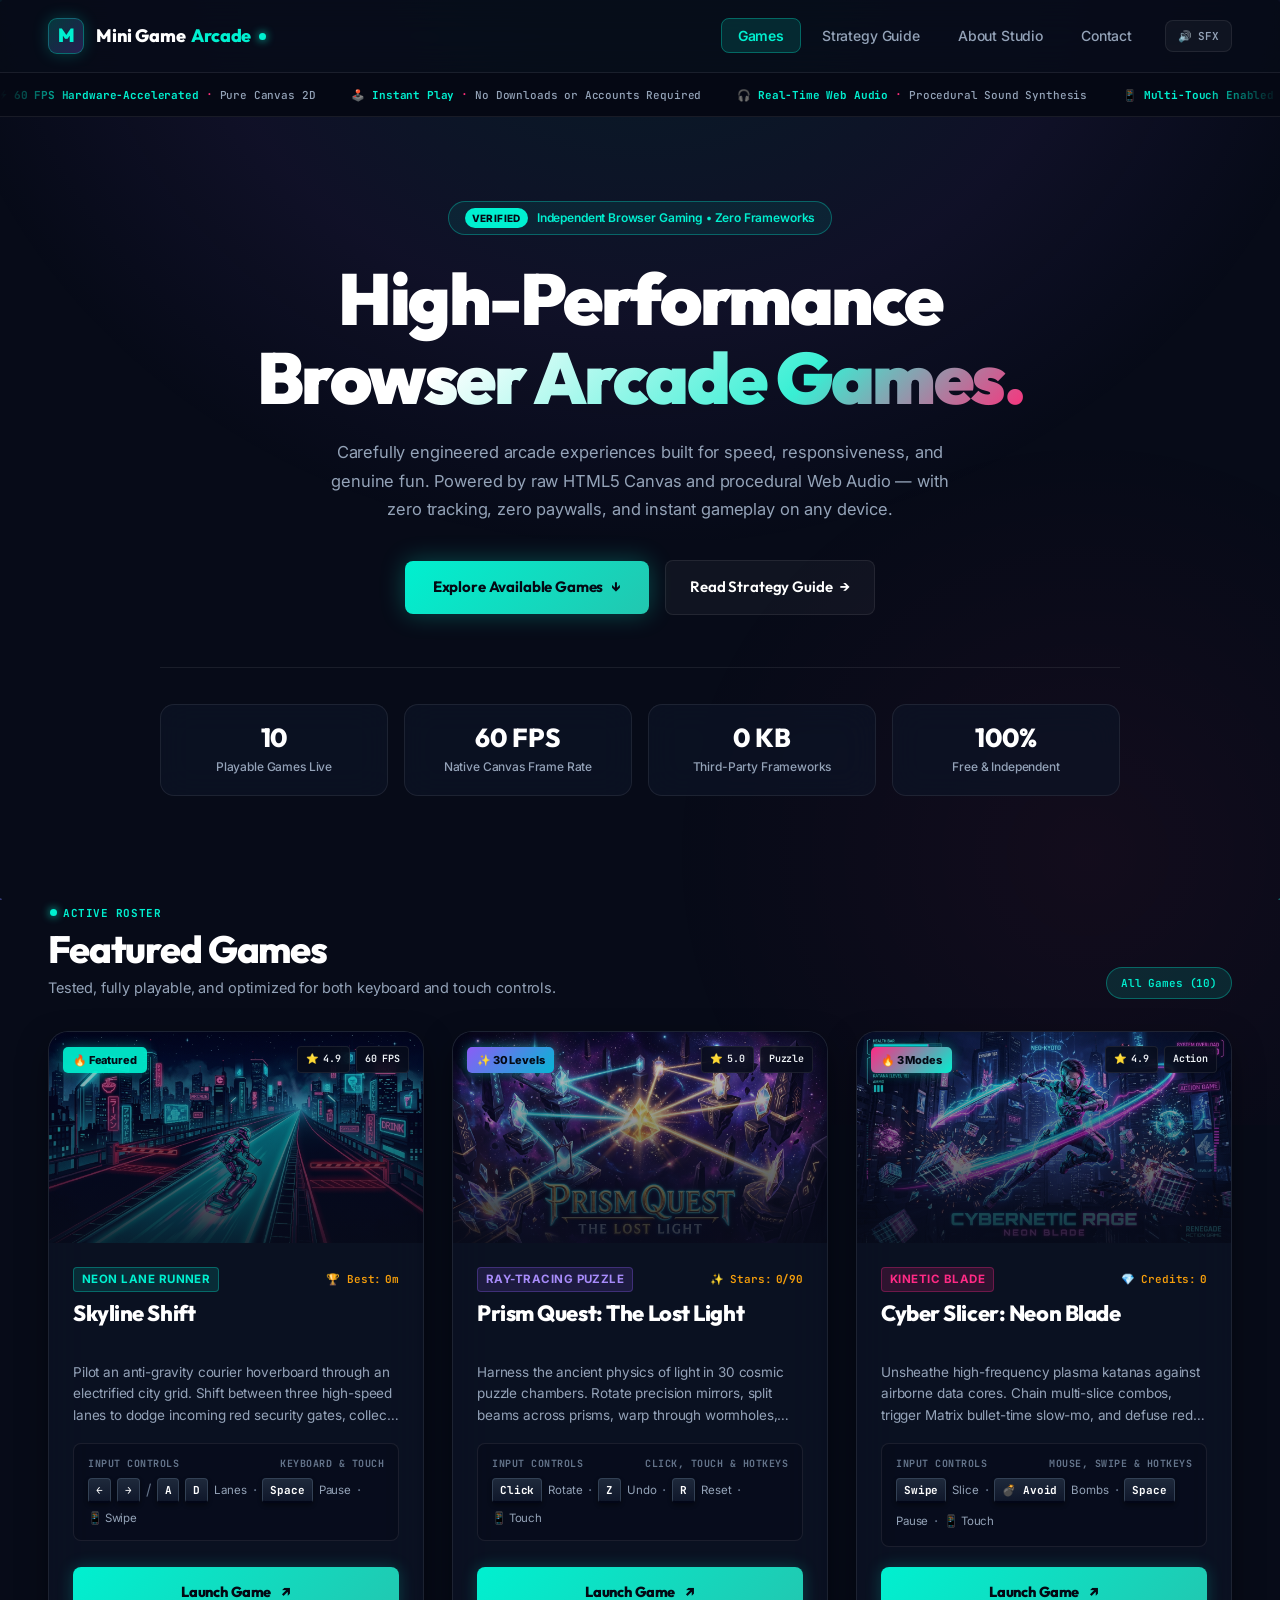
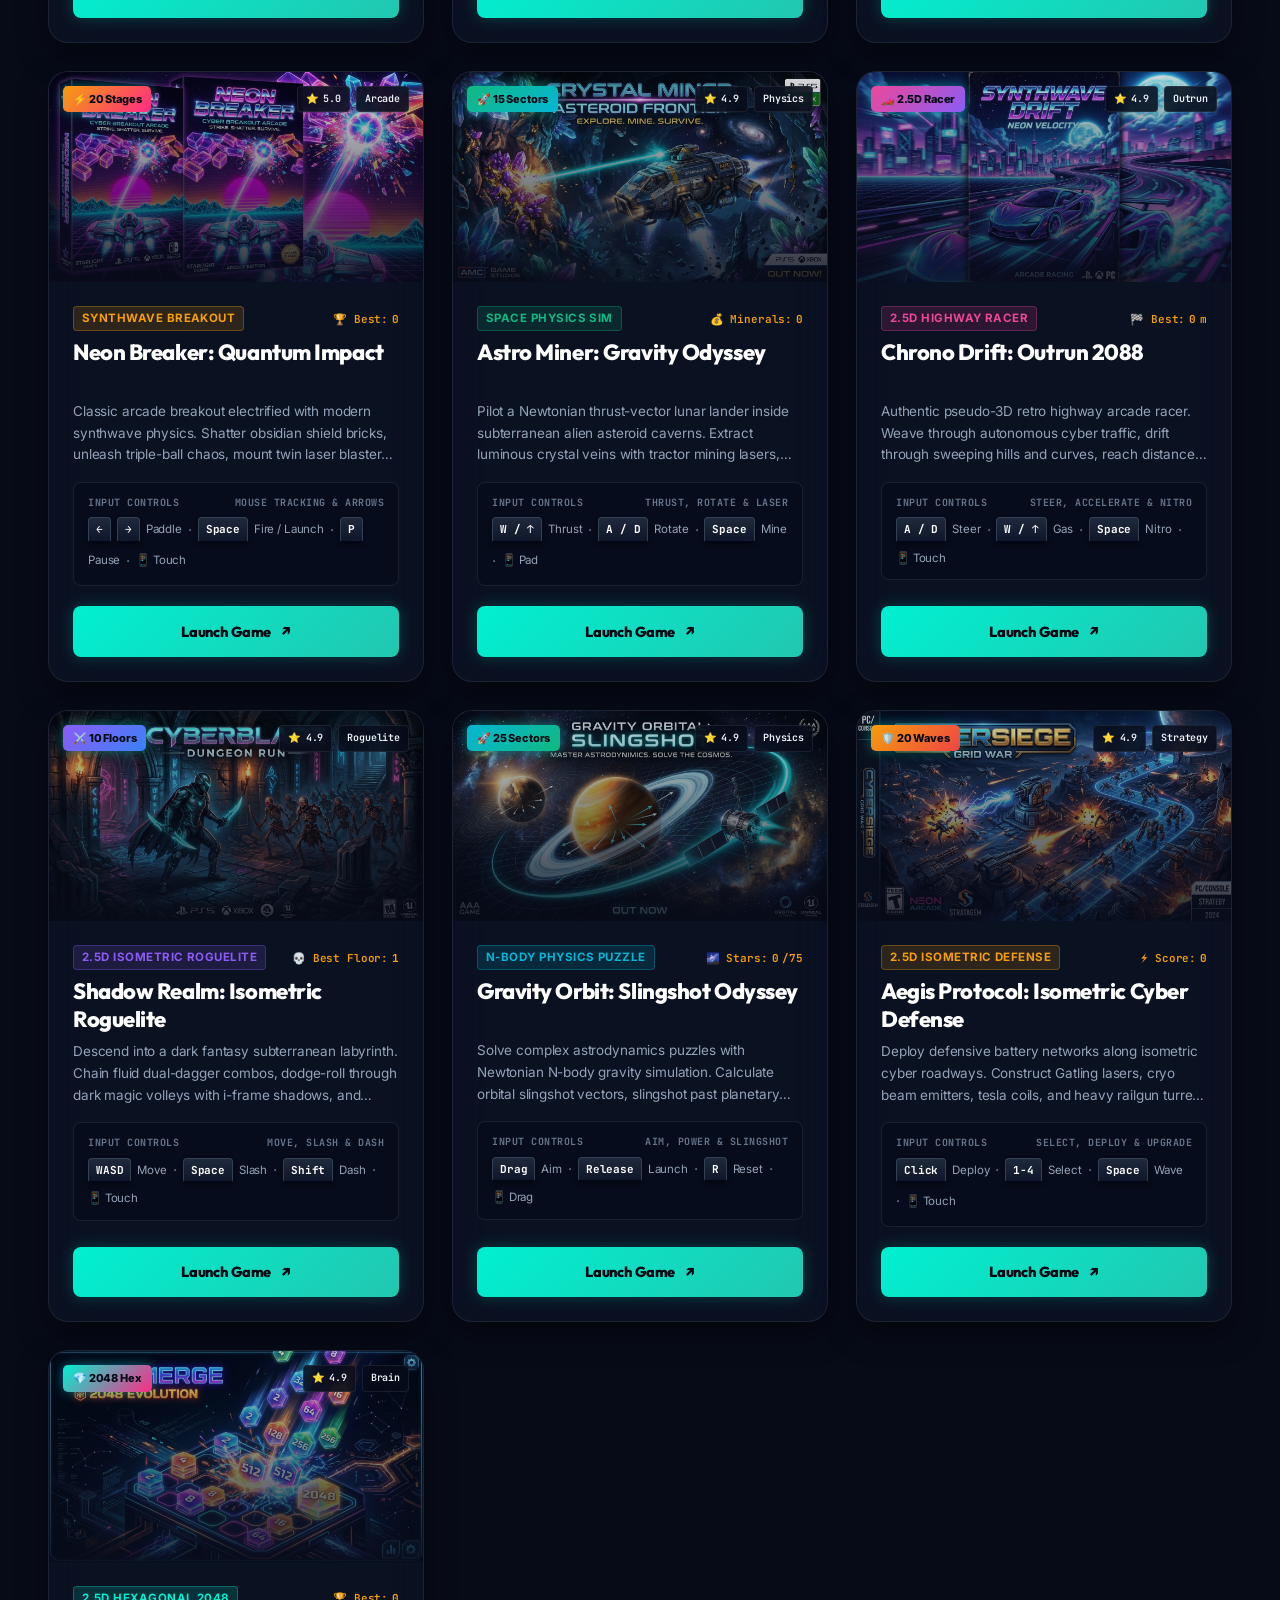
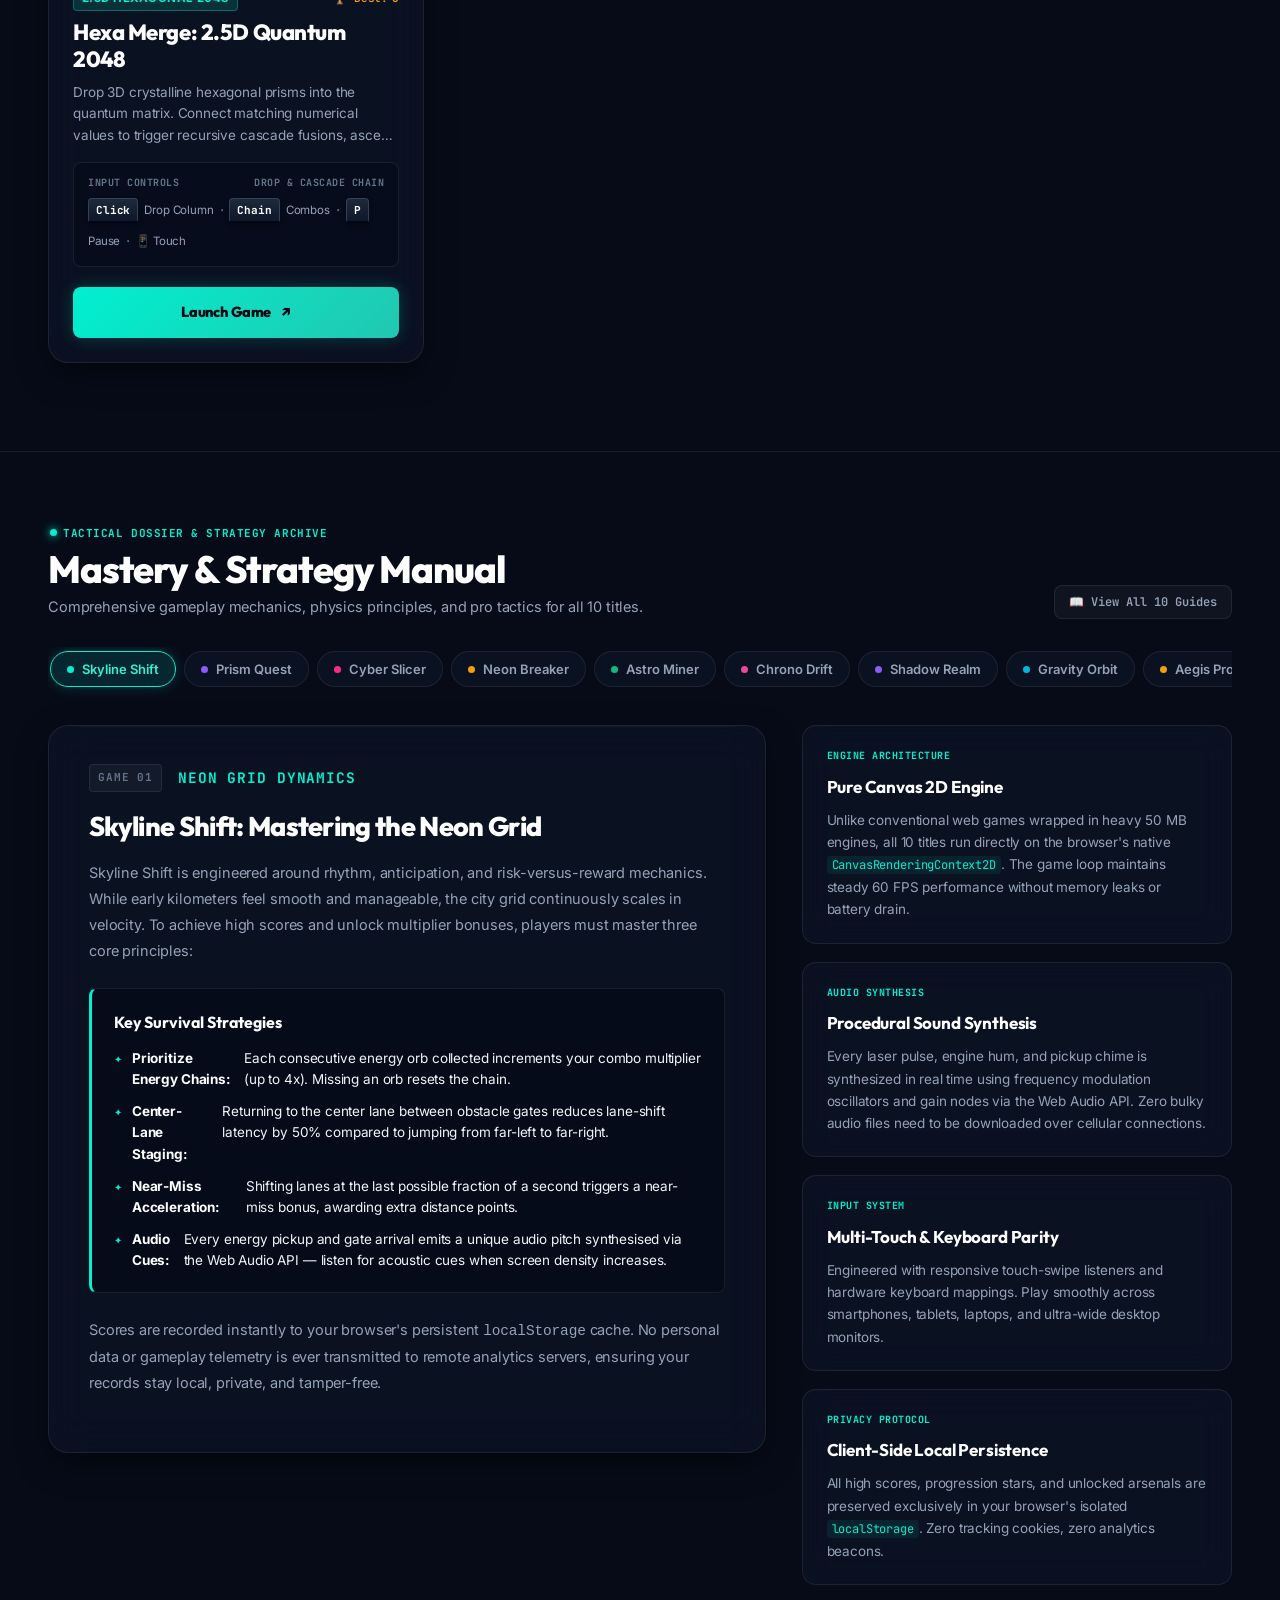
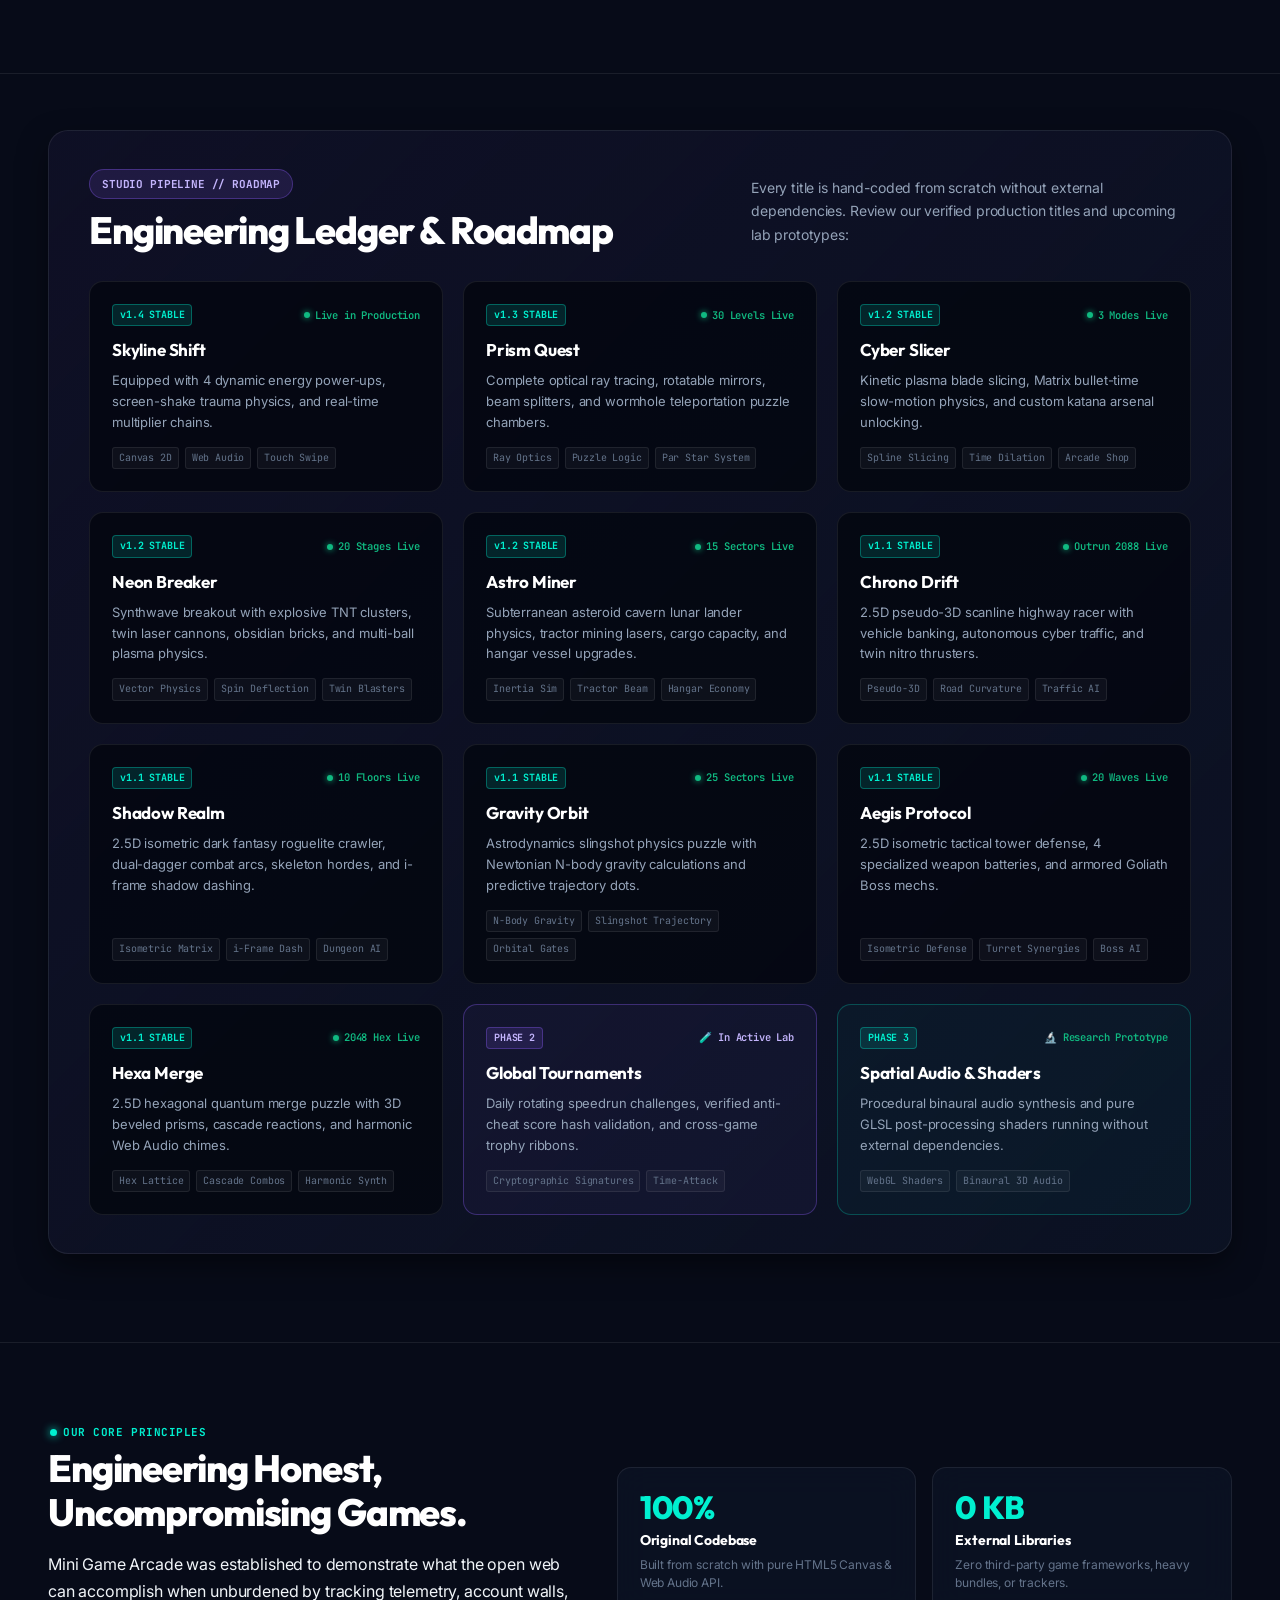
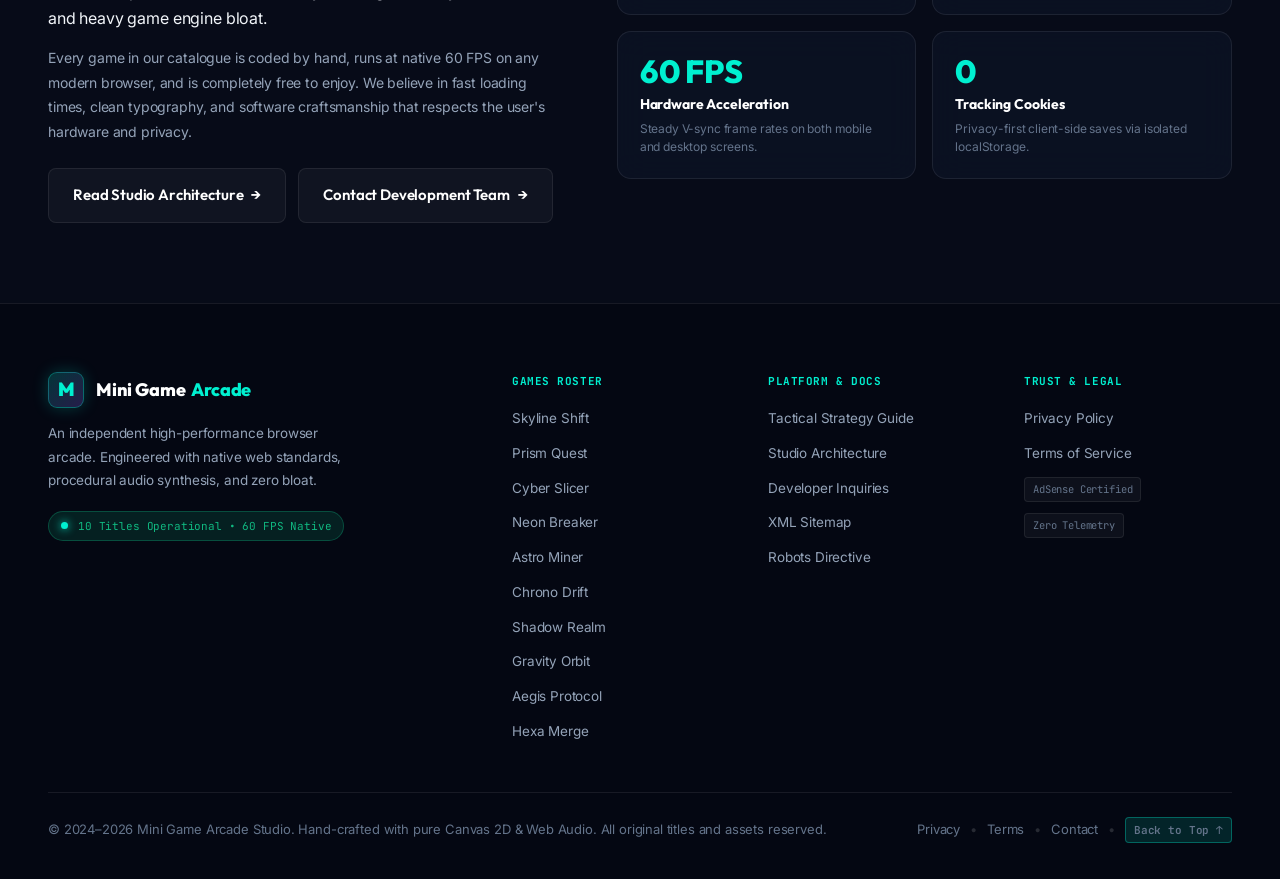
<file: index.html>
<!doctype html>
<html lang="en">
<head>
  <meta charset="UTF-8">
  <meta name="viewport" content="width=device-width, initial-scale=1, maximum-scale=5">
  <meta name="theme-color" content="#050814">
  <meta name="description" content="Mini Game Arcade — High-performance browser games engineered with pure HTML5 Canvas and procedural Web Audio. Instant play, zero bloat, 100% free.">
  <title>Mini Game Arcade — High-Performance Browser Gaming</title>
  <link rel="icon" href="favicon.ico" type="image/x-icon">
  <link rel="stylesheet" href="arcade.css">
  <!-- Google AdSense Verification Tag -->
  <script async src="https://pagead2.googlesyndication.com/pagead/js/adsbygoogle.js?client=ca-pub-3994203957356254"
     crossorigin="anonymous"></script>
</head>
<body>

<!-- Ambient Interactive Canvas -->
<canvas id="ambientCanvas" aria-hidden="true"></canvas>

<a class="skip-link" href="#main">Skip to main content</a>

<!-- ═══════════════════════════ HEADER ═══════════════════════════ -->
<header class="site-header" id="siteHeader" role="banner">
  <div class="shell">
    <nav class="nav-inner" aria-label="Primary navigation">
      
      <!-- Brand Logo -->
      <a class="nav-logo" href="index.html" aria-label="Mini Game Arcade Home">
        <div class="logo-icon-wrap" aria-hidden="true">
          <span class="logo-glyph">M</span>
        </div>
        <div class="logo-text">
          <span>Mini Game</span>
          <span class="accent">Arcade</span>
          <span class="nav-live-dot" title="Arcade Live Online"></span>
        </div>
      </a>

      <!-- Navigation Links & Audio FX Toggle -->
      <div class="nav-right-cluster">
        <ul class="nav-links" id="navLinks" role="list">
          <li><a href="#games" class="active">Games</a></li>
          <li><a href="#guide">Strategy Guide</a></li>
          <li><a href="about.html">About Studio</a></li>
          <li><a href="contact.html">Contact</a></li>
        </ul>

        <button class="sfx-btn" id="sfxToggle" aria-label="Toggle UI Sound Effects" title="Toggle UI Sound Effects">
          <span id="sfxIcon">🔊</span>
          <span id="sfxText">SFX</span>
        </button>

        <button class="nav-toggle" id="navToggle" aria-expanded="false" aria-controls="navLinks" aria-label="Toggle Navigation Menu">
          ☰
        </button>
      </div>

    </nav>
  </div>
</header>

<!-- ═══════════════════════════ TICKER MARQUEE ═══════════════════════════ -->
<aside class="ticker-strip" aria-label="Arcade Live Features">
  <div class="ticker-track">
    <span class="ticker-item"><span class="t-accent">⚡ 60 FPS Hardware-Accelerated</span> <span class="t-dot">•</span> Pure Canvas 2D</span>
    <span class="ticker-item"><span class="t-accent">🕹️ Instant Play</span> <span class="t-dot">•</span> No Downloads or Accounts Required</span>
    <span class="ticker-item"><span class="t-accent">🎧 Real-Time Web Audio</span> <span class="t-dot">•</span> Procedural Sound Synthesis</span>
    <span class="ticker-item"><span class="t-accent">📱 Multi-Touch Enabled</span> <span class="t-dot">•</span> Tuned for Mobile & Desktop</span>
    <span class="ticker-item"><span class="t-accent">🔒 Privacy-Focused</span> <span class="t-dot">•</span> Zero Data Telemetry</span>
    <!-- Loop repetition -->
    <span class="ticker-item"><span class="t-accent">⚡ 60 FPS Hardware-Accelerated</span> <span class="t-dot">•</span> Pure Canvas 2D</span>
    <span class="ticker-item"><span class="t-accent">🕹️ Instant Play</span> <span class="t-dot">•</span> No Downloads or Accounts Required</span>
    <span class="ticker-item"><span class="t-accent">🎧 Real-Time Web Audio</span> <span class="t-dot">•</span> Procedural Sound Synthesis</span>
    <span class="ticker-item"><span class="t-accent">📱 Multi-Touch Enabled</span> <span class="t-dot">•</span> Tuned for Mobile & Desktop</span>
    <span class="ticker-item"><span class="t-accent">🔒 Privacy-Focused</span> <span class="t-dot">•</span> Zero Data Telemetry</span>
  </div>
</aside>

<!-- ═══════════════════════════ MAIN CONTENT ═══════════════════════════ -->
<main id="main">

  <!-- ── HERO SECTION ────────────────────────────────────────────── -->
  <section class="hero" aria-labelledby="heroTitle">
    <div class="shell">
      
      <div class="hero-badge">
        <span class="hero-badge-tag">VERIFIED</span>
        <span>Independent Browser Gaming • Zero Frameworks</span>
      </div>

      <h1 id="heroTitle">
        High-Performance<br>
        <span class="gradient-text">Browser Arcade Games.</span>
      </h1>

      <p class="hero-sub">
        Carefully engineered arcade experiences built for speed, responsiveness, and genuine fun.
        Powered by raw HTML5 Canvas and procedural Web Audio — with zero tracking,
        zero paywalls, and instant gameplay on any device.
      </p>

      <div class="hero-actions">
        <a class="btn-primary" href="#games" id="heroPlayBtn">
          <span>Explore Available Games</span>
          <b aria-hidden="true">↓</b>
        </a>
        <a class="btn-secondary" href="#guide">
          <span>Read Strategy Guide</span>
          <span aria-hidden="true">→</span>
        </a>
      </div>

      <!-- Verified Platform Highlights -->
      <div class="hero-stats-grid" role="list" aria-label="Platform Highlights">
        <div class="hero-stat-card" role="listitem">
          <div class="stat-val">10</div>
          <div class="stat-label">Playable Games Live</div>
        </div>
        <div class="hero-stat-card" role="listitem">
          <div class="stat-val">60 FPS</div>
          <div class="stat-label">Native Canvas Frame Rate</div>
        </div>
        <div class="hero-stat-card" role="listitem">
          <div class="stat-val">0 KB</div>
          <div class="stat-label">Third-Party Frameworks</div>
        </div>
        <div class="hero-stat-card" role="listitem">
          <div class="stat-val">100%</div>
          <div class="stat-label">Free & Independent</div>
        </div>
      </div>

    </div>
  </section>

  <!-- ── FEATURED GAMES CATALOG ───────────────────────────────────── -->
  <section class="games-section" id="games" aria-labelledby="gamesHeading">
    <div class="shell">
      
      <div class="section-head-bar">
        <div>
          <p class="section-eyebrow">
            <span class="nav-live-dot"></span>
            ACTIVE ROSTER
          </p>
          <h2 class="section-title" id="gamesHeading">Featured Games</h2>
          <p class="section-sub">Tested, fully playable, and optimized for both keyboard and touch controls.</p>
        </div>
        <div class="active-filter-pill">
          All Games (10)
        </div>
      </div>

      <div class="games-grid" role="list">

        <!-- ── GAME CARD 01: Skyline Shift ── -->
        <article class="game-card" role="listitem" aria-labelledby="card-ss-title">
          <div class="card-thumb-wrap">
            <img
              src="skyline-shift/thumb.jpg"
              alt="Skyline Shift gameplay preview: neon hoverboard courier racing through illuminated cyber city lanes"
              loading="eager"
              width="640"
              height="360"
            >
            <div class="card-vignette" aria-hidden="true"></div>
            <div class="card-badges-row">
              <span class="badge-featured">🔥 Featured</span>
              <div class="badge-stats">
                <span class="badge-pill">⭐ 4.9</span>
                <span class="badge-pill">60 FPS</span>
              </div>
            </div>
          </div>
          <div class="card-content-body">
            <div class="card-header-meta">
              <span class="card-category-tag">Neon Lane Runner</span>
              <span class="card-best-score" id="ssHighScore">
                🏆 Best: <b id="ssHighScoreVal">0m</b>
              </span>
            </div>
            <h3 class="card-title" id="card-ss-title">Skyline Shift</h3>
            <p class="card-description">
              Pilot an anti-gravity courier hoverboard through an electrified city grid.
              Shift between three high-speed lanes to dodge incoming red security gates,
              collect cyan energy orbs, and build dynamic multiplier chains as the tempo accelerates.
            </p>
            <div class="card-controls-panel" aria-label="Controls guide">
              <div class="controls-label">
                <span>Input Controls</span>
                <span>Keyboard & Touch</span>
              </div>
              <div class="controls-keys-row">
                <kbd>←</kbd> <kbd>→</kbd>
                <span class="control-sep">/</span>
                <kbd>A</kbd> <kbd>D</kbd>
                <span class="control-text">Lanes</span>
                <span class="control-sep">·</span>
                <kbd>Space</kbd>
                <span class="control-text">Pause</span>
                <span class="control-sep">·</span>
                <span class="control-text">📱 Swipe</span>
              </div>
            </div>
            <a class="btn-launch-game" href="skyline-shift/" aria-label="Launch Skyline Shift">
              <span>Launch Game</span>
              <span class="arrow-icon" aria-hidden="true">↗</span>
            </a>
          </div>
        </article>

        <!-- ── GAME CARD 02: Prism Quest ── -->
        <article class="game-card" role="listitem" aria-labelledby="card-pq-title">
          <div class="card-thumb-wrap">
            <img
              src="prism-quest/thumb.jpg"
              alt="Prism Quest gameplay preview: cosmic laser puzzle chamber with rotatable mirrors, beam splitters, and golden resonance crystals"
              loading="eager"
              width="640"
              height="360"
            >
            <div class="card-vignette" aria-hidden="true"></div>
            <div class="card-badges-row">
              <span class="badge-featured" style="background:linear-gradient(135deg, #8b5cf6, #06b6d4)">✨ 30 Levels</span>
              <div class="badge-stats">
                <span class="badge-pill">⭐ 5.0</span>
                <span class="badge-pill">Puzzle</span>
              </div>
            </div>
          </div>
          <div class="card-content-body">
            <div class="card-header-meta">
              <span class="card-category-tag" style="background:rgba(139,92,246,0.15);color:#a78bfa;border-color:rgba(139,92,246,0.3)">Ray-Tracing Puzzle</span>
              <span class="card-best-score" id="pqProgress">
                ✨ Stars: <b id="pqStarVal">0/90</b>
              </span>
            </div>
            <h3 class="card-title" id="card-pq-title">Prism Quest: The Lost Light</h3>
            <p class="card-description">
              Harness the ancient physics of light in 30 cosmic puzzle chambers.
              Rotate precision mirrors, split beams across prisms, warp through wormholes,
              and awaken golden resonance crystals within par move targets.
            </p>
            <div class="card-controls-panel" aria-label="Controls guide">
              <div class="controls-label">
                <span>Input Controls</span>
                <span>Click, Touch & Hotkeys</span>
              </div>
              <div class="controls-keys-row">
                <kbd>Click</kbd>
                <span class="control-text">Rotate</span>
                <span class="control-sep">·</span>
                <kbd>Z</kbd>
                <span class="control-text">Undo</span>
                <span class="control-sep">·</span>
                <kbd>R</kbd>
                <span class="control-text">Reset</span>
                <span class="control-sep">·</span>
                <span class="control-text">📱 Touch</span>
              </div>
            </div>
            <a class="btn-launch-game" href="prism-quest/" aria-label="Launch Prism Quest">
              <span>Launch Game</span>
              <span class="arrow-icon" aria-hidden="true">↗</span>
            </a>
          </div>
        </article>

        <!-- ── GAME CARD 03: Cyber Slicer ── -->
        <article class="game-card" role="listitem" aria-labelledby="card-cs-title">
          <div class="card-thumb-wrap">
            <img
              src="cyber-slicer/thumb.jpg"
              alt="Cyber Slicer gameplay preview: glowing plasma katana slicing cybernetic data cubes in Neo-Kyoto"
              loading="lazy"
              width="640"
              height="360"
            >
            <div class="card-vignette" aria-hidden="true"></div>
            <div class="card-badges-row">
              <span class="badge-featured" style="background:linear-gradient(135deg, #ff2a85, #00f0d0)">🔥 3 Modes</span>
              <div class="badge-stats">
                <span class="badge-pill">⭐ 4.9</span>
                <span class="badge-pill">Action</span>
              </div>
            </div>
          </div>
          <div class="card-content-body">
            <div class="card-header-meta">
              <span class="card-category-tag" style="background:rgba(255,42,133,0.15);color:#ff2a85;border-color:rgba(255,42,133,0.3)">Kinetic Blade</span>
              <span class="card-best-score" id="csProgress">
                💎 Credits: <b id="csCreditsVal">0</b>
              </span>
            </div>
            <h3 class="card-title" id="card-cs-title">Cyber Slicer: Neon Blade</h3>
            <p class="card-description">
              Unsheathe high-frequency plasma katanas against airborne data cores.
              Chain multi-slice combos, trigger Matrix bullet-time slow-mo, and defuse red firewall bombs across 3 game modes.
            </p>
            <div class="card-controls-panel" aria-label="Controls guide">
              <div class="controls-label">
                <span>Input Controls</span>
                <span>Mouse, Swipe & Hotkeys</span>
              </div>
              <div class="controls-keys-row">
                <kbd>Swipe</kbd>
                <span class="control-text">Slice</span>
                <span class="control-sep">·</span>
                <kbd>💣 Avoid</kbd>
                <span class="control-text">Bombs</span>
                <span class="control-sep">·</span>
                <kbd>Space</kbd>
                <span class="control-text">Pause</span>
                <span class="control-sep">·</span>
                <span class="control-text">📱 Touch</span>
              </div>
            </div>
            <a class="btn-launch-game" href="cyber-slicer/" aria-label="Launch Cyber Slicer">
              <span>Launch Game</span>
              <span class="arrow-icon" aria-hidden="true">↗</span>
            </a>
          </div>
        </article>

        <!-- ── GAME CARD 04: Neon Breaker ── -->
        <article class="game-card" role="listitem" aria-labelledby="card-nb-title">
          <div class="card-thumb-wrap">
            <img
              src="neon-breaker/thumb.jpg"
              alt="Neon Breaker gameplay preview: synthwave arcade breakout with plasma balls shattering glowing crystalline bricks"
              loading="lazy"
              width="640"
              height="360"
            >
            <div class="card-vignette" aria-hidden="true"></div>
            <div class="card-badges-row">
              <span class="badge-featured" style="background:linear-gradient(135deg, #f59e0b, #ff2a85)">⚡ 20 Stages</span>
              <div class="badge-stats">
                <span class="badge-pill">⭐ 5.0</span>
                <span class="badge-pill">Arcade</span>
              </div>
            </div>
          </div>
          <div class="card-content-body">
            <div class="card-header-meta">
              <span class="card-category-tag" style="background:rgba(245,158,11,0.15);color:#f59e0b;border-color:rgba(245,158,11,0.3)">Synthwave Breakout</span>
              <span class="card-best-score" id="nbProgress">
                🏆 Best: <b id="nbScoreVal">0</b>
              </span>
            </div>
            <h3 class="card-title" id="card-nb-title">Neon Breaker: Quantum Impact</h3>
            <p class="card-description">
              Classic arcade breakout electrified with modern synthwave physics.
              Shatter obsidian shield bricks, unleash triple-ball chaos, mount twin laser blasters, and trigger chain-reaction TNT blasts.
            </p>
            <div class="card-controls-panel" aria-label="Controls guide">
              <div class="controls-label">
                <span>Input Controls</span>
                <span>Mouse Tracking & Arrows</span>
              </div>
              <div class="controls-keys-row">
                <kbd>←</kbd> <kbd>→</kbd>
                <span class="control-text">Paddle</span>
                <span class="control-sep">·</span>
                <kbd>Space</kbd>
                <span class="control-text">Fire / Launch</span>
                <span class="control-sep">·</span>
                <kbd>P</kbd>
                <span class="control-text">Pause</span>
                <span class="control-sep">·</span>
                <span class="control-text">📱 Touch</span>
              </div>
            </div>
            <a class="btn-launch-game" href="neon-breaker/" aria-label="Launch Neon Breaker">
              <span>Launch Game</span>
              <span class="arrow-icon" aria-hidden="true">↗</span>
            </a>
          </div>
        </article>

        <!-- ── GAME CARD 05: Astro Miner ── -->
        <article class="game-card" role="listitem" aria-labelledby="card-am-title">
          <div class="card-thumb-wrap">
            <img
              src="astro-miner/thumb.jpg"
              alt="Astro Miner gameplay preview: lunar lander mining ship firing tractor laser at luminous crystal veins inside an asteroid cavern"
              loading="lazy"
              width="640"
              height="360"
            >
            <div class="card-vignette" aria-hidden="true"></div>
            <div class="card-badges-row">
              <span class="badge-featured" style="background:linear-gradient(135deg, #10b981, #06b6d4)">🚀 15 Sectors</span>
              <div class="badge-stats">
                <span class="badge-pill">⭐ 4.9</span>
                <span class="badge-pill">Physics</span>
              </div>
            </div>
          </div>
          <div class="card-content-body">
            <div class="card-header-meta">
              <span class="card-category-tag" style="background:rgba(16,185,129,0.15);color:#10b981;border-color:rgba(16,185,129,0.3)">Space Physics Sim</span>
              <span class="card-best-score" id="amProgress">
                💰 Minerals: <b id="amCreditsVal">0</b>
              </span>
            </div>
            <h3 class="card-title" id="card-am-title">Astro Miner: Gravity Odyssey</h3>
            <p class="card-description">
              Pilot a Newtonian thrust-vector lunar lander inside subterranean alien asteroid caverns.
              Extract luminous crystal veins with tractor mining lasers, conserve ion fuel, and execute gentle pad touchdowns.
            </p>
            <div class="card-controls-panel" aria-label="Controls guide">
              <div class="controls-label">
                <span>Input Controls</span>
                <span>Thrust, Rotate & Laser</span>
              </div>
              <div class="controls-keys-row">
                <kbd>W / ↑</kbd>
                <span class="control-text">Thrust</span>
                <span class="control-sep">·</span>
                <kbd>A / D</kbd>
                <span class="control-text">Rotate</span>
                <span class="control-sep">·</span>
                <kbd>Space</kbd>
                <span class="control-text">Mine</span>
                <span class="control-sep">·</span>
                <span class="control-text">📱 Pad</span>
              </div>
            </div>
            <a class="btn-launch-game" href="astro-miner/" aria-label="Launch Astro Miner">
              <span>Launch Game</span>
              <span class="arrow-icon" aria-hidden="true">↗</span>
            </a>
          </div>
        </article>

        <!-- ── GAME CARD 06: Chrono Drift ── -->
        <article class="game-card" role="listitem" aria-labelledby="card-cd-title">
          <div class="card-thumb-wrap">
            <img
              src="chrono-drift/thumb.jpg"
              alt="Chrono Drift gameplay preview: retro 2.5D sports car speeding along neon synthwave highway with turbo nitro boost"
              loading="lazy"
              width="640"
              height="360"
            >
            <div class="card-vignette" aria-hidden="true"></div>
            <div class="card-badges-row">
              <span class="badge-featured" style="background:linear-gradient(135deg, #ec4899, #8b5cf6)">🏎️ 2.5D Racer</span>
              <div class="badge-stats">
                <span class="badge-pill">⭐ 4.9</span>
                <span class="badge-pill">Outrun</span>
              </div>
            </div>
          </div>
          <div class="card-content-body">
            <div class="card-header-meta">
              <span class="card-category-tag" style="background:rgba(236,72,153,0.15);color:#ec4899;border-color:rgba(236,72,153,0.3)">2.5D Highway Racer</span>
              <span class="card-best-score" id="cdProgress">
                🏁 Best: <b id="cdScoreVal">0</b>m
              </span>
            </div>
            <h3 class="card-title" id="card-cd-title">Chrono Drift: Outrun 2088</h3>
            <p class="card-description">
              Authentic pseudo-3D retro highway arcade racer. Weave through autonomous cyber traffic,
              drift through sweeping hills and curves, reach distance checkpoints, and engage twin nitro thrusters.
            </p>
            <div class="card-controls-panel" aria-label="Controls guide">
              <div class="controls-label">
                <span>Input Controls</span>
                <span>Steer, Accelerate & Nitro</span>
              </div>
              <div class="controls-keys-row">
                <kbd>A / D</kbd>
                <span class="control-text">Steer</span>
                <span class="control-sep">·</span>
                <kbd>W / ↑</kbd>
                <span class="control-text">Gas</span>
                <span class="control-sep">·</span>
                <kbd>Space</kbd>
                <span class="control-text">Nitro</span>
                <span class="control-sep">·</span>
                <span class="control-text">📱 Touch</span>
              </div>
            </div>
            <a class="btn-launch-game" href="chrono-drift/" aria-label="Launch Chrono Drift">
              <span>Launch Game</span>
              <span class="arrow-icon" aria-hidden="true">↗</span>
            </a>
          </div>
        </article>

        <!-- ── GAME CARD 07: Shadow Realm ── -->
        <article class="game-card" role="listitem" aria-labelledby="card-sr-title">
          <div class="card-thumb-wrap">
            <img
              src="shadow-realm/thumb.jpg"
              alt="Shadow Realm gameplay preview: isometric dual-dagger rogue exploring dark fantasy dungeon with glowing runes and spectral wisps"
              loading="lazy"
              width="640"
              height="360"
            >
            <div class="card-vignette" aria-hidden="true"></div>
            <div class="card-badges-row">
              <span class="badge-featured" style="background:linear-gradient(135deg, #8b5cf6, #3b82f6)">⚔️ 10 Floors</span>
              <div class="badge-stats">
                <span class="badge-pill">⭐ 4.9</span>
                <span class="badge-pill">Roguelite</span>
              </div>
            </div>
          </div>
          <div class="card-content-body">
            <div class="card-header-meta">
              <span class="card-category-tag" style="background:rgba(139,92,246,0.15);color:#8b5cf6;border-color:rgba(139,92,246,0.3)">2.5D Isometric Roguelite</span>
              <span class="card-best-score" id="srProgress">
                💀 Best Floor: <b id="srFloorVal">1</b>
              </span>
            </div>
            <h3 class="card-title" id="card-sr-title">Shadow Realm: Isometric Roguelite</h3>
            <p class="card-description">
              Descend into a dark fantasy subterranean labyrinth. Chain fluid dual-dagger combos,
              dodge-roll through dark magic volleys with i-frame shadows, and conquer 10 dangerous dungeon floors.
            </p>
            <div class="card-controls-panel" aria-label="Controls guide">
              <div class="controls-label">
                <span>Input Controls</span>
                <span>Move, Slash & Dash</span>
              </div>
              <div class="controls-keys-row">
                <kbd>WASD</kbd>
                <span class="control-text">Move</span>
                <span class="control-sep">·</span>
                <kbd>Space</kbd>
                <span class="control-text">Slash</span>
                <span class="control-sep">·</span>
                <kbd>Shift</kbd>
                <span class="control-text">Dash</span>
                <span class="control-sep">·</span>
                <span class="control-text">📱 Touch</span>
              </div>
            </div>
            <a class="btn-launch-game" href="shadow-realm/" aria-label="Launch Shadow Realm">
              <span>Launch Game</span>
              <span class="arrow-icon" aria-hidden="true">↗</span>
            </a>
          </div>
        </article>

        <!-- ── GAME CARD 08: Gravity Orbit ── -->
        <article class="game-card" role="listitem" aria-labelledby="card-go-title">
          <div class="card-thumb-wrap">
            <img
              src="gravity-orbit/thumb.jpg"
              alt="Gravity Orbit gameplay preview: space probe navigating gravitational pull vectors around celestial planets and orbital jump gates"
              loading="lazy"
              width="640"
              height="360"
            >
            <div class="card-vignette" aria-hidden="true"></div>
            <div class="card-badges-row">
              <span class="badge-featured" style="background:linear-gradient(135deg, #06b6d4, #10b981)">🚀 25 Sectors</span>
              <div class="badge-stats">
                <span class="badge-pill">⭐ 4.9</span>
                <span class="badge-pill">Physics</span>
              </div>
            </div>
          </div>
          <div class="card-content-body">
            <div class="card-header-meta">
              <span class="card-category-tag" style="background:rgba(6,182,212,0.15);color:#06b6d4;border-color:rgba(6,182,212,0.3)">N-Body Physics Puzzle</span>
              <span class="card-best-score" id="goProgress">
                🌌 Stars: <b id="goStarVal">0</b>/75
              </span>
            </div>
            <h3 class="card-title" id="card-go-title">Gravity Orbit: Slingshot Odyssey</h3>
            <p class="card-description">
              Solve complex astrodynamics puzzles with Newtonian N-body gravity simulation.
              Calculate orbital slingshot vectors, slingshot past planetary gravity wells, and collect scientific telemetry.
            </p>
            <div class="card-controls-panel" aria-label="Controls guide">
              <div class="controls-label">
                <span>Input Controls</span>
                <span>Aim, Power & Slingshot</span>
              </div>
              <div class="controls-keys-row">
                <kbd>Drag</kbd>
                <span class="control-text">Aim</span>
                <span class="control-sep">·</span>
                <kbd>Release</kbd>
                <span class="control-text">Launch</span>
                <span class="control-sep">·</span>
                <kbd>R</kbd>
                <span class="control-text">Reset</span>
                <span class="control-sep">·</span>
                <span class="control-text">📱 Drag</span>
              </div>
            </div>
            <a class="btn-launch-game" href="gravity-orbit/" aria-label="Launch Gravity Orbit">
              <span>Launch Game</span>
              <span class="arrow-icon" aria-hidden="true">↗</span>
            </a>
          </div>
        </article>

        <!-- ── GAME CARD 09: Aegis Protocol ── -->
        <article class="game-card" role="listitem" aria-labelledby="card-ap-title">
          <div class="card-thumb-wrap">
            <img
              src="aegis-protocol/thumb.jpg"
              alt="Aegis Protocol gameplay preview: 2.5D isometric tactical cyber fortress defending against waves of enemy mechs with laser and tesla towers"
              loading="lazy"
              width="640"
              height="360"
            >
            <div class="card-vignette" aria-hidden="true"></div>
            <div class="card-badges-row">
              <span class="badge-featured" style="background:linear-gradient(135deg, #f59e0b, #ef4444)">🛡️ 20 Waves</span>
              <div class="badge-stats">
                <span class="badge-pill">⭐ 4.9</span>
                <span class="badge-pill">Strategy</span>
              </div>
            </div>
          </div>
          <div class="card-content-body">
            <div class="card-header-meta">
              <span class="card-category-tag" style="background:rgba(245,158,11,0.15);color:#f59e0b;border-color:rgba(245,158,11,0.3)">2.5D Isometric Defense</span>
              <span class="card-best-score" id="apProgress">
                ⚡ Score: <b id="apScoreVal">0</b>
              </span>
            </div>
            <h3 class="card-title" id="card-ap-title">Aegis Protocol: Isometric Cyber Defense</h3>
            <p class="card-description">
              Deploy defensive battery networks along isometric cyber roadways. Construct Gatling lasers,
              cryo beam emitters, tesla coils, and heavy railgun turrets to intercept invading mech divisions.
            </p>
            <div class="card-controls-panel" aria-label="Controls guide">
              <div class="controls-label">
                <span>Input Controls</span>
                <span>Select, Deploy & Upgrade</span>
              </div>
              <div class="controls-keys-row">
                <kbd>Click</kbd>
                <span class="control-text">Deploy</span>
                <span class="control-sep">·</span>
                <kbd>1-4</kbd>
                <span class="control-text">Select</span>
                <span class="control-sep">·</span>
                <kbd>Space</kbd>
                <span class="control-text">Wave</span>
                <span class="control-sep">·</span>
                <span class="control-text">📱 Touch</span>
              </div>
            </div>
            <a class="btn-launch-game" href="aegis-protocol/" aria-label="Launch Aegis Protocol">
              <span>Launch Game</span>
              <span class="arrow-icon" aria-hidden="true">↗</span>
            </a>
          </div>
        </article>

        <!-- ── GAME CARD 10: Hexa Merge ── -->
        <article class="game-card" role="listitem" aria-labelledby="card-hm-title">
          <div class="card-thumb-wrap">
            <img
              src="hexa-merge/thumb.jpg"
              alt="Hexa Merge gameplay preview: 3D beveled hexagonal quantum number prisms merging with cascade light bursts and harmonic chimes"
              loading="lazy"
              width="640"
              height="360"
            >
            <div class="card-vignette" aria-hidden="true"></div>
            <div class="card-badges-row">
              <span class="badge-featured" style="background:linear-gradient(135deg, #00f0d0, #ff2a85)">💎 2048 Hex</span>
              <div class="badge-stats">
                <span class="badge-pill">⭐ 4.9</span>
                <span class="badge-pill">Brain</span>
              </div>
            </div>
          </div>
          <div class="card-content-body">
            <div class="card-header-meta">
              <span class="card-category-tag" style="background:rgba(0,240,208,0.15);color:#00f0d0;border-color:rgba(0,240,208,0.3)">2.5D Hexagonal 2048</span>
              <span class="card-best-score" id="hmProgress">
                🏆 Best: <b id="hmScoreVal">0</b>
              </span>
            </div>
            <h3 class="card-title" id="card-hm-title">Hexa Merge: 2.5D Quantum 2048</h3>
            <p class="card-description">
              Drop 3D crystalline hexagonal prisms into the quantum matrix. Connect matching numerical values
              to trigger recursive cascade fusions, ascend through power tiers, and forge the legendary 2048 prism.
            </p>
            <div class="card-controls-panel" aria-label="Controls guide">
              <div class="controls-label">
                <span>Input Controls</span>
                <span>Drop & Cascade Chain</span>
              </div>
              <div class="controls-keys-row">
                <kbd>Click</kbd>
                <span class="control-text">Drop Column</span>
                <span class="control-sep">·</span>
                <kbd>Chain</kbd>
                <span class="control-text">Combos</span>
                <span class="control-sep">·</span>
                <kbd>P</kbd>
                <span class="control-text">Pause</span>
                <span class="control-sep">·</span>
                <span class="control-text">📱 Touch</span>
              </div>
            </div>
            <a class="btn-launch-game" href="hexa-merge/" aria-label="Launch Hexa Merge">
              <span>Launch Game</span>
              <span class="arrow-icon" aria-hidden="true">↗</span>
            </a>
          </div>
        </article>

      </div><!-- /games-grid -->

    </div>
  </section>

  <!-- ── EDITORIAL GUIDE & TACTICAL DOSSIER SECTION (AdSense High-Trust Hub) ── -->
  <section class="editorial-section" id="guide" aria-labelledby="guideHeading">
    <div class="shell">
      
      <div class="guide-header-area">
        <div>
          <p class="section-eyebrow">
            <span class="nav-live-dot"></span>
            TACTICAL DOSSIER & STRATEGY ARCHIVE
          </p>
          <h2 class="section-title" id="guideHeading">Mastery & Strategy Manual</h2>
          <p class="section-sub">Comprehensive gameplay mechanics, physics principles, and pro tactics for all 10 titles.</p>
        </div>
        <button id="guideViewAllBtn" class="guide-view-all-btn" aria-pressed="false" title="Toggle between single active guide tab and viewing all 10 guides at once">
          <span>📖 View All 10 Guides</span>
        </button>
      </div>

      <!-- Interactive Game Tab Navigation -->
      <nav class="guide-tabs-bar" role="tablist" aria-label="Strategy Guide by Game">
        <button class="guide-tab-btn active" role="tab" aria-selected="true" data-target="guide-skyline-shift">
          <span class="guide-tab-dot" style="background:#00f0d0"></span>
          <span>Skyline Shift</span>
        </button>
        <button class="guide-tab-btn" role="tab" aria-selected="false" data-target="guide-prism-quest">
          <span class="guide-tab-dot" style="background:#8b5cf6"></span>
          <span>Prism Quest</span>
        </button>
        <button class="guide-tab-btn" role="tab" aria-selected="false" data-target="guide-cyber-slicer">
          <span class="guide-tab-dot" style="background:#ff2a85"></span>
          <span>Cyber Slicer</span>
        </button>
        <button class="guide-tab-btn" role="tab" aria-selected="false" data-target="guide-neon-breaker">
          <span class="guide-tab-dot" style="background:#f59e0b"></span>
          <span>Neon Breaker</span>
        </button>
        <button class="guide-tab-btn" role="tab" aria-selected="false" data-target="guide-astro-miner">
          <span class="guide-tab-dot" style="background:#10b981"></span>
          <span>Astro Miner</span>
        </button>
        <button class="guide-tab-btn" role="tab" aria-selected="false" data-target="guide-chrono-drift">
          <span class="guide-tab-dot" style="background:#ec4899"></span>
          <span>Chrono Drift</span>
        </button>
        <button class="guide-tab-btn" role="tab" aria-selected="false" data-target="guide-shadow-realm">
          <span class="guide-tab-dot" style="background:#8b5cf6"></span>
          <span>Shadow Realm</span>
        </button>
        <button class="guide-tab-btn" role="tab" aria-selected="false" data-target="guide-gravity-orbit">
          <span class="guide-tab-dot" style="background:#06b6d4"></span>
          <span>Gravity Orbit</span>
        </button>
        <button class="guide-tab-btn" role="tab" aria-selected="false" data-target="guide-aegis-protocol">
          <span class="guide-tab-dot" style="background:#f59e0b"></span>
          <span>Aegis Protocol</span>
        </button>
        <button class="guide-tab-btn" role="tab" aria-selected="false" data-target="guide-hexa-merge">
          <span class="guide-tab-dot" style="background:#00f0d0"></span>
          <span>Hexa Merge</span>
        </button>
      </nav>

      <!-- 2-Column Balanced Dossier Layout -->
      <div class="editorial-grid">
        
        <!-- Dossier Card containing individual game panes -->
        <article class="guide-dossier-card" id="guideDossierContainer">
          
          <!-- PANE 01: Skyline Shift -->
          <div class="guide-pane active" id="guide-skyline-shift" data-guide="skyline-shift">
            <p class="guide-pane-eyebrow" style="color:var(--cyan)">
              <span class="guide-meta-chip">GAME 01</span>
              <span>NEON GRID DYNAMICS</span>
            </p>
            <h2>Skyline Shift: Mastering the Neon Grid</h2>
            <p>
              Skyline Shift is engineered around rhythm, anticipation, and risk-versus-reward mechanics.
              While early kilometers feel smooth and manageable, the city grid continuously scales in
              velocity. To achieve high scores and unlock multiplier bonuses, players must master
              three core principles:
            </p>

            <div class="guide-tips-box" style="border-left-color:var(--cyan)">
              <h4>Key Survival Strategies</h4>
              <ul>
                <li><strong>Prioritize Energy Chains:</strong> Each consecutive energy orb collected increments your combo multiplier (up to 4x). Missing an orb resets the chain.</li>
                <li><strong>Center-Lane Staging:</strong> Returning to the center lane between obstacle gates reduces lane-shift latency by 50% compared to jumping from far-left to far-right.</li>
                <li><strong>Near-Miss Acceleration:</strong> Shifting lanes at the last possible fraction of a second triggers a near-miss bonus, awarding extra distance points.</li>
                <li><strong>Audio Cues:</strong> Every energy pickup and gate arrival emits a unique audio pitch synthesised via the Web Audio API — listen for acoustic cues when screen density increases.</li>
              </ul>
            </div>

            <p>
              Scores are recorded instantly to your browser's persistent <code>localStorage</code> cache.
              No personal data or gameplay telemetry is ever transmitted to remote analytics servers,
              ensuring your records stay local, private, and tamper-free.
            </p>
          </div>

          <!-- PANE 02: Prism Quest -->
          <div class="guide-pane" id="guide-prism-quest" data-guide="prism-quest">
            <p class="guide-pane-eyebrow" style="color:#a78bfa">
              <span class="guide-meta-chip">GAME 02</span>
              <span>OPTICAL WAVE MECHANICS</span>
            </p>
            <h2>Prism Quest: Harnessing Reflection & Wave Mechanics</h2>
            <p>
              Prism Quest invites players to step into the role of a celestial light engineer.
              Across 30 handcrafted puzzle chambers spanning three cosmic chapters,
              the game challenges spatial reasoning through classical optical reflection,
              beam splitters, and wormhole teleportation:
            </p>

            <div class="guide-tips-box" style="border-left-color:#8b5cf6">
              <h4>Tactical Solving Methodology</h4>
              <ul>
                <li><strong>Work Backward from Target Crystals:</strong> Instead of guessing forward from the laser emitter, trace a mental line backward from the dormant golden crystal. Which empty grid tile has an unobstructed line of sight?</li>
                <li><strong>Understand Splitter Symmetry:</strong> Splitter prisms divide a single beam into two orthogonal vectors. Placing a splitter early in the chamber illuminates multiple sectors simultaneously.</li>
                <li><strong>Wormhole Gate Conservation:</strong> Light entering any portal exits immediately at its linked twin while strictly preserving its original vector direction.</li>
                <li><strong>Target Par Efficiency:</strong> Every level specifies a Par move target. Earning 3 cosmic stars requires minimizing unnecessary mirror rotations. Use the Undo key (<kbd>Z</kbd>) to backtrack without resetting your entire chain.</li>
              </ul>
            </div>

            <p>
              Star unlocks and gem rewards are safely stored locally via <code>prism_quest_save_v1</code>,
              giving you instantaneous resumption across all 30 cosmic chambers.
            </p>
          </div>

          <!-- PANE 03: Cyber Slicer -->
          <div class="guide-pane" id="guide-cyber-slicer" data-guide="cyber-slicer">
            <p class="guide-pane-eyebrow" style="color:#ff2a85">
              <span class="guide-meta-chip">GAME 03</span>
              <span>KINETIC BLADE MECHANICS</span>
            </p>
            <h2>Cyber Slicer: Flow State & Bullet-Time Slicing</h2>
            <p>
              In Cyber Slicer, speed is meaningless without precision. Airborne data cores travel in gravitational arcs,
              creating brief intersecting focal points where a single continuous blade stroke can sever 3 to 5 targets simultaneously:
            </p>

            <div class="guide-tips-box" style="border-left-color:#ff2a85">
              <h4>Cyber Slicer Pro Guidelines</h4>
              <ul>
                <li><strong>Patience on Apex Arcs:</strong> Slicing cores at the apex of their parabolic trajectory gives the widest window of opportunity before they descend.</li>
                <li><strong>Prioritize Chrono Cubes:</strong> Slicing yellow Chrono cubes drops global time scale to 35%, enabling effortless multi-core chain combos.</li>
                <li><strong>Firewall Evasion:</strong> When red skull bombs spawn amidst valuable cores, execute short, localized swipes rather than full screen sweeps.</li>
              </ul>
            </div>

            <p>
              Credits, unlocked katana blades, and high scores persist in <code>cyber_slicer_save_v1</code>,
              allowing you to build your armory over multiple play sessions.
            </p>
          </div>

          <!-- PANE 04: Neon Breaker -->
          <div class="guide-pane" id="guide-neon-breaker" data-guide="neon-breaker">
            <p class="guide-pane-eyebrow" style="color:#f59e0b">
              <span class="guide-meta-chip">GAME 04</span>
              <span>SYNTHWAVE ARCADE PHYSICS</span>
            </p>
            <h2>Neon Breaker: Spin Angles & Power-Up Synergy</h2>
            <p>
              Neon Breaker reinterprets the classic brick breaker with continuous angular momentum.
              The angle of deflection is directly calculated from the impact distance relative to the paddle center:
            </p>

            <div class="guide-tips-box" style="border-left-color:#f59e0b">
              <h4>Quantum Impact Tactics</h4>
              <ul>
                <li><strong>Edge Slicing:</strong> Striking the ball near the paddle tips propels it at acute 70-degree angles, sending it into tight crevices behind thick brick walls.</li>
                <li><strong>TNT Domino Cascades:</strong> Targeting explosive TNT bricks detonates adjacent shields and reinforced obsidian without wasting ball bounces.</li>
                <li><strong>Twin Laser Pressure:</strong> When the laser powerup activates, tap rapidly while tracking the ball to blast paths through reinforced barriers.</li>
              </ul>
            </div>

            <p>
              Stage progression, stars, and records are recorded locally in <code>neon_breaker_save_v1</code>.
            </p>
          </div>

          <!-- PANE 05: Astro Miner -->
          <div class="guide-pane" id="guide-astro-miner" data-guide="astro-miner">
            <p class="guide-pane-eyebrow" style="color:#10b981">
              <span class="guide-meta-chip">GAME 05</span>
              <span>NEWTONIAN SPACE PHYSICS</span>
            </p>
            <h2>Astro Miner: Thruster Conservation & Cavern Navigation</h2>
            <p>
              Astro Miner simulates lunar lander inertia inside subterranean caverns.
              Every drop of ion fuel must be balanced between maneuvering, mining laser operations, and safe touchdown:
            </p>

            <div class="guide-tips-box" style="border-left-color:#10b981">
              <h4>Lander Survival Protocol</h4>
              <ul>
                <li><strong>Pulse Thruster Modulation:</strong> Never hold the main thruster continuously. Tap in short bursts to arrest descent velocity while minimizing fuel burn.</li>
                <li><strong>Safe Landing Envelope:</strong> Ensure vertical velocity remains under 110 units and ship tilt is within 20 degrees of upright before pad contact.</li>
                <li><strong>Tractor Laser Tethering:</strong> Minerals mined with your laser are pulled magnetically toward your vessel. Hover steadily near veins until chunks are absorbed into the cargo hold.</li>
              </ul>
            </div>

            <p>
              Ship upgrades, fuel capacity, and mineral credits persist in <code>astro_miner_save_v1</code>.
            </p>
          </div>

          <!-- PANE 06: Chrono Drift -->
          <div class="guide-pane" id="guide-chrono-drift" data-guide="chrono-drift">
            <p class="guide-pane-eyebrow" style="color:#ec4899">
              <span class="guide-meta-chip">GAME 06</span>
              <span>PSEUDO-3D RACING DYNAMICS</span>
            </p>
            <h2>Chrono Drift: Apex Turns, Traffic Weaving & Nitro Boost</h2>
            <p>
              Chrono Drift utilizes scanline pseudo-3D road projection geometry popularized by classic 1980s arcade racing cabinets.
              Surviving high speeds across procedural synthwave highways demands continuous forward anticipation and drift control:
            </p>

            <div class="guide-tips-box" style="border-left-color:#ec4899">
              <h4>Outrun Highway Guidelines</h4>
              <ul>
                <li><strong>Apex Drift Cornering:</strong> Begin steering smoothly into corners slightly before road curvature reaches the foreground horizon. Centrifugal forces scale with vehicle velocity.</li>
                <li><strong>Slipstream Drafting:</strong> Tucking directly behind slower autonomous traffic reduces drag and primes your nitro reserve. Pull out at the last fraction of a second to slingshot past.</li>
                <li><strong>Preserve Checkpoint Reserves:</strong> Distance checkpoints award +20 bonus seconds. Always engage your twin NOS nitro boosters on straight road sections to guarantee crossing the gate in time.</li>
              </ul>
            </div>

            <p>
              High scores and best distances are saved securely via <code>chrono_drift_save_v1</code>.
            </p>
          </div>

          <!-- PANE 07: Shadow Realm -->
          <div class="guide-pane" id="guide-shadow-realm" data-guide="shadow-realm">
            <p class="guide-pane-eyebrow" style="color:#8b5cf6">
              <span class="guide-meta-chip">GAME 07</span>
              <span>2.5D ISOMETRIC COMBAT</span>
            </p>
            <h2>Shadow Realm: Isometric Spacing, i-Frames & Dungeon Depth</h2>
            <p>
              Shadow Realm translates classical top-down roguelite combat into a 2.5D isometric diamond coordinate space.
              Mastering weapon reach along diagonal depth axes is the key to conquering all 10 subterranean dungeon floors:
            </p>

            <div class="guide-tips-box" style="border-left-color:#8b5cf6">
              <h4>Shadow Rogue Tactics</h4>
              <ul>
                <li><strong>Diagonal Strike Distancing:</strong> Due to isometric projection, horizontal pixel distance differs from vertical pixel depth. Align your approach along 45-degree diamond axes for optimal dagger reach.</li>
                <li><strong>Dodge-Roll i-Frame Window:</strong> Triggering your shadow dash grants 0.22 seconds of absolute invincibility frames. Dash directly through enemy magic projectiles rather than trying to run around them.</li>
                <li><strong>High-Threat Target Prioritization:</strong> Always eliminate ranged Void Wisps first while kiting melee skeletons into narrow hallway corridors where their attacks become predictable.</li>
              </ul>
            </div>

            <p>
              Deepest dungeon floor and character progression persist in <code>shadow_realm_save_v1</code>.
            </p>
          </div>

          <!-- PANE 08: Gravity Orbit -->
          <div class="guide-pane" id="guide-gravity-orbit" data-guide="gravity-orbit">
            <p class="guide-pane-eyebrow" style="color:#06b6d4">
              <span class="guide-meta-chip">GAME 08</span>
              <span>ASTRODYNAMICS & N-BODY PHYSICS</span>
            </p>
            <h2>Gravity Orbit: Orbital Slingshots & Gravitational Assist</h2>
            <p>
              Gravity Orbit is governed by true Newtonian inverse-square gravity. Rather than fighting gravitational pulls,
              skilled celestial navigators harness planetary mass to slingshot scientific probes around obstacles:
            </p>

            <div class="guide-tips-box" style="border-left-color:#06b6d4">
              <h4>Astrodynamic Trajectory Protocol</h4>
              <ul>
                <li><strong>Periapsis Acceleration:</strong> Trajectory velocity reaches its maximum at the closest approach (periapsis) to a celestial body. Use this momentum boost to launch toward distant orbital sectors.</li>
                <li><strong>Retrograde Slingshot Deceleration:</strong> Approaching a planet opposite its orbital vector decelerates the probe, allowing stable gravitational capture without crashing into atmospheric surface layers.</li>
                <li><strong>Predictive Path Telemetry:</strong> Study the interactive trajectory dots while drawing back your slingshot launcher. Any intersecting orbit line warns of an impending planetary collision.</li>
              </ul>
            </div>

            <p>
              Total stars and sector unlocks are preserved client-side in <code>gravity_orbit_save_v1</code>.
            </p>
          </div>

          <!-- PANE 09: Aegis Protocol -->
          <div class="guide-pane" id="guide-aegis-protocol" data-guide="aegis-protocol">
            <p class="guide-pane-eyebrow" style="color:#f59e0b">
              <span class="guide-meta-chip">GAME 09</span>
              <span>TACTICAL TOWER DEFENSE</span>
            </p>
            <h2>Aegis Protocol: Chokepoint Geometry & Weapon Synergies</h2>
            <p>
              Aegis Protocol demands tactical resource management and architectural optimization.
              Building random turrets along the roadway leads to swift defeat during armored mech boss waves:
            </p>

            <div class="guide-tips-box" style="border-left-color:#f59e0b">
              <h4>Cyber Fortress Defense Manual</h4>
              <ul>
                <li><strong>The Cryo-Railgun Kill Zone:</strong> Place Cryo Beam emitters at sharp road turns to decelerate clustered enemies by 55%, ensuring heavy Railguns land devastating armor-piercing kinetic hits.</li>
                <li><strong>Tesla Chain Amplification:</strong> Tesla coils arc electricity between multiple close-proximity enemies. Deploy them directly adjacent to tight hairpin chokepoints where swarm droids bunch together.</li>
                <li><strong>Economic Scaling:</strong> Prioritize upgrading existing well-positioned battery emplacements before placing new low-tier turrets on peripheral roadway edges.</li>
              </ul>
            </div>

            <p>
              High scores and survival wave records are saved locally in <code>aegis_protocol_save_v1</code>.
            </p>
          </div>

          <!-- PANE 10: Hexa Merge -->
          <div class="guide-pane" id="guide-hexa-merge" data-guide="hexa-merge">
            <p class="guide-pane-eyebrow" style="color:#00f0d0">
              <span class="guide-meta-chip">GAME 10</span>
              <span>QUANTUM HEXAGONAL MATHEMATICS</span>
            </p>
            <h2>Hexa Merge: Crystalline Lattice Management & Cascade Combos</h2>
            <p>
              Unlike square 2048 grids with 4 neighboring directions, Hexa Merge operates on a 2.5D hexagonal coordinate matrix
              where each prism can connect with up to 6 adjacent neighbors:
            </p>

            <div class="guide-tips-box" style="border-left-color:#00f0d0">
              <h4>Quantum Hexa Strategy</h4>
              <ul>
                <li><strong>Anchor High Tiers to the Center:</strong> Keep your highest value prisms (256, 512, 1024) anchored toward the bottom and central columns to maintain maximum fusion access from surrounding angles.</li>
                <li><strong>Set Up Multi-Stage Cascade Traps:</strong> Before dropping a matching tile, arrange neighboring columns with incremental values (e.g., 8 next to 16, next to 32) so a single drop triggers a multi-tier chain reaction.</li>
                <li><strong>Avoid Column Bottlenecks:</strong> Never let a single column rise to the top boundary. Distribute prism drops evenly to prevent premature lattice lock.</li>
              </ul>
            </div>

            <p>
              Persistent high scores and highest merged prisms are recorded in <code>hexa_merge_save_v1</code>.
            </p>
          </div>

        </article>

        <!-- Sidebar Architecture & Engine Dossier -->
        <aside class="editorial-sidebar">
          
          <div class="side-card">
            <div class="side-card-badge">ENGINE ARCHITECTURE</div>
            <h3>Pure Canvas 2D Engine</h3>
            <p>
              Unlike conventional web games wrapped in heavy 50 MB engines, all 10 titles run
              directly on the browser's native <code>CanvasRenderingContext2D</code>. The game loop maintains steady
              60 FPS performance without memory leaks or battery drain.
            </p>
          </div>

          <div class="side-card">
            <div class="side-card-badge">AUDIO SYNTHESIS</div>
            <h3>Procedural Sound Synthesis</h3>
            <p>
              Every laser pulse, engine hum, and pickup chime is synthesized in real time using
              frequency modulation oscillators and gain nodes via the Web Audio API. Zero bulky audio files need to be
              downloaded over cellular connections.
            </p>
          </div>

          <div class="side-card">
            <div class="side-card-badge">INPUT SYSTEM</div>
            <h3>Multi-Touch & Keyboard Parity</h3>
            <p>
              Engineered with responsive touch-swipe listeners and hardware keyboard mappings.
              Play smoothly across smartphones, tablets, laptops, and ultra-wide desktop monitors.
            </p>
          </div>

          <div class="side-card">
            <div class="side-card-badge">PRIVACY PROTOCOL</div>
            <h3>Client-Side Local Persistence</h3>
            <p>
              All high scores, progression stars, and unlocked arsenals are preserved exclusively in your
              browser's isolated <code>localStorage</code>. Zero tracking cookies, zero analytics beacons.
            </p>
          </div>

        </aside>

      </div>

    </div>
  </section>

  <!-- ── STUDIO LAB / ENGINEERING ROADMAP SECTION ────────────────────────────── -->
  <section class="studio-lab-section" aria-labelledby="labHeading">
    <div class="shell">
      
      <div class="lab-banner-card">
        <div class="lab-header">
          <div>
            <div class="lab-tag">STUDIO PIPELINE // ROADMAP</div>
            <h2 class="section-title" id="labHeading" style="margin-top:10px">Engineering Ledger & Roadmap</h2>
          </div>
          <p style="color:var(--text-muted);font-size:14px;max-width:440px">
            Every title is hand-coded from scratch without external dependencies.
            Review our verified production titles and upcoming lab prototypes:
          </p>
        </div>

        <div class="lab-grid">
          
          <!-- Card 01 -->
          <div class="lab-card">
            <div class="lab-card-header">
              <span class="lab-version-chip">v1.4 STABLE</span>
              <span class="lab-status-badge"><span class="status-dot-green"></span> Live in Production</span>
            </div>
            <h3 class="lab-card-title">Skyline Shift</h3>
            <p class="lab-card-desc">Equipped with 4 dynamic energy power-ups, screen-shake trauma physics, and real-time multiplier chains.</p>
            <div class="lab-tags-row">
              <span class="lab-tech-pill">Canvas 2D</span>
              <span class="lab-tech-pill">Web Audio</span>
              <span class="lab-tech-pill">Touch Swipe</span>
            </div>
          </div>

          <!-- Card 02 -->
          <div class="lab-card">
            <div class="lab-card-header">
              <span class="lab-version-chip">v1.3 STABLE</span>
              <span class="lab-status-badge"><span class="status-dot-green"></span> 30 Levels Live</span>
            </div>
            <h3 class="lab-card-title">Prism Quest</h3>
            <p class="lab-card-desc">Complete optical ray tracing, rotatable mirrors, beam splitters, and wormhole teleportation puzzle chambers.</p>
            <div class="lab-tags-row">
              <span class="lab-tech-pill">Ray Optics</span>
              <span class="lab-tech-pill">Puzzle Logic</span>
              <span class="lab-tech-pill">Par Star System</span>
            </div>
          </div>

          <!-- Card 03 -->
          <div class="lab-card">
            <div class="lab-card-header">
              <span class="lab-version-chip">v1.2 STABLE</span>
              <span class="lab-status-badge"><span class="status-dot-green"></span> 3 Modes Live</span>
            </div>
            <h3 class="lab-card-title">Cyber Slicer</h3>
            <p class="lab-card-desc">Kinetic plasma blade slicing, Matrix bullet-time slow-motion physics, and custom katana arsenal unlocking.</p>
            <div class="lab-tags-row">
              <span class="lab-tech-pill">Spline Slicing</span>
              <span class="lab-tech-pill">Time Dilation</span>
              <span class="lab-tech-pill">Arcade Shop</span>
            </div>
          </div>

          <!-- Card 04 -->
          <div class="lab-card">
            <div class="lab-card-header">
              <span class="lab-version-chip">v1.2 STABLE</span>
              <span class="lab-status-badge"><span class="status-dot-green"></span> 20 Stages Live</span>
            </div>
            <h3 class="lab-card-title">Neon Breaker</h3>
            <p class="lab-card-desc">Synthwave breakout with explosive TNT clusters, twin laser cannons, obsidian bricks, and multi-ball plasma physics.</p>
            <div class="lab-tags-row">
              <span class="lab-tech-pill">Vector Physics</span>
              <span class="lab-tech-pill">Spin Deflection</span>
              <span class="lab-tech-pill">Twin Blasters</span>
            </div>
          </div>

          <!-- Card 05 -->
          <div class="lab-card">
            <div class="lab-card-header">
              <span class="lab-version-chip">v1.2 STABLE</span>
              <span class="lab-status-badge"><span class="status-dot-green"></span> 15 Sectors Live</span>
            </div>
            <h3 class="lab-card-title">Astro Miner</h3>
            <p class="lab-card-desc">Subterranean asteroid cavern lunar lander physics, tractor mining lasers, cargo capacity, and hangar vessel upgrades.</p>
            <div class="lab-tags-row">
              <span class="lab-tech-pill">Inertia Sim</span>
              <span class="lab-tech-pill">Tractor Beam</span>
              <span class="lab-tech-pill">Hangar Economy</span>
            </div>
          </div>

          <!-- Card 06 -->
          <div class="lab-card">
            <div class="lab-card-header">
              <span class="lab-version-chip">v1.1 STABLE</span>
              <span class="lab-status-badge"><span class="status-dot-green"></span> Outrun 2088 Live</span>
            </div>
            <h3 class="lab-card-title">Chrono Drift</h3>
            <p class="lab-card-desc">2.5D pseudo-3D scanline highway racer with vehicle banking, autonomous cyber traffic, and twin nitro thrusters.</p>
            <div class="lab-tags-row">
              <span class="lab-tech-pill">Pseudo-3D</span>
              <span class="lab-tech-pill">Road Curvature</span>
              <span class="lab-tech-pill">Traffic AI</span>
            </div>
          </div>

          <!-- Card 07 -->
          <div class="lab-card">
            <div class="lab-card-header">
              <span class="lab-version-chip">v1.1 STABLE</span>
              <span class="lab-status-badge"><span class="status-dot-green"></span> 10 Floors Live</span>
            </div>
            <h3 class="lab-card-title">Shadow Realm</h3>
            <p class="lab-card-desc">2.5D isometric dark fantasy roguelite crawler, dual-dagger combat arcs, skeleton hordes, and i-frame shadow dashing.</p>
            <div class="lab-tags-row">
              <span class="lab-tech-pill">Isometric Matrix</span>
              <span class="lab-tech-pill">i-Frame Dash</span>
              <span class="lab-tech-pill">Dungeon AI</span>
            </div>
          </div>

          <!-- Card 08 -->
          <div class="lab-card">
            <div class="lab-card-header">
              <span class="lab-version-chip">v1.1 STABLE</span>
              <span class="lab-status-badge"><span class="status-dot-green"></span> 25 Sectors Live</span>
            </div>
            <h3 class="lab-card-title">Gravity Orbit</h3>
            <p class="lab-card-desc">Astrodynamics slingshot physics puzzle with Newtonian N-body gravity calculations and predictive trajectory dots.</p>
            <div class="lab-tags-row">
              <span class="lab-tech-pill">N-Body Gravity</span>
              <span class="lab-tech-pill">Slingshot Trajectory</span>
              <span class="lab-tech-pill">Orbital Gates</span>
            </div>
          </div>

          <!-- Card 09 -->
          <div class="lab-card">
            <div class="lab-card-header">
              <span class="lab-version-chip">v1.1 STABLE</span>
              <span class="lab-status-badge"><span class="status-dot-green"></span> 20 Waves Live</span>
            </div>
            <h3 class="lab-card-title">Aegis Protocol</h3>
            <p class="lab-card-desc">2.5D isometric tactical tower defense, 4 specialized weapon batteries, and armored Goliath Boss mechs.</p>
            <div class="lab-tags-row">
              <span class="lab-tech-pill">Isometric Defense</span>
              <span class="lab-tech-pill">Turret Synergies</span>
              <span class="lab-tech-pill">Boss AI</span>
            </div>
          </div>

          <!-- Card 10 -->
          <div class="lab-card">
            <div class="lab-card-header">
              <span class="lab-version-chip">v1.1 STABLE</span>
              <span class="lab-status-badge"><span class="status-dot-green"></span> 2048 Hex Live</span>
            </div>
            <h3 class="lab-card-title">Hexa Merge</h3>
            <p class="lab-card-desc">2.5D hexagonal quantum merge puzzle with 3D beveled prisms, cascade reactions, and harmonic Web Audio chimes.</p>
            <div class="lab-tags-row">
              <span class="lab-tech-pill">Hex Lattice</span>
              <span class="lab-tech-pill">Cascade Combos</span>
              <span class="lab-tech-pill">Harmonic Synth</span>
            </div>
          </div>

          <!-- Phase 2 Pipeline Card -->
          <div class="lab-card" style="border-color:rgba(139,92,246,0.35);background:rgba(139,92,246,0.05)">
            <div class="lab-card-header">
              <span class="lab-version-chip" style="color:#c4b5fd;background:rgba(139,92,246,0.15);border-color:rgba(139,92,246,0.35)">PHASE 2</span>
              <span class="lab-status-badge" style="color:#c4b5fd">🧪 In Active Lab</span>
            </div>
            <h3 class="lab-card-title">Global Tournaments</h3>
            <p class="lab-card-desc">Daily rotating speedrun challenges, verified anti-cheat score hash validation, and cross-game trophy ribbons.</p>
            <div class="lab-tags-row">
              <span class="lab-tech-pill">Cryptographic Signatures</span>
              <span class="lab-tech-pill">Time-Attack</span>
            </div>
          </div>

          <!-- Phase 3 Pipeline Card -->
          <div class="lab-card" style="border-color:rgba(0,240,208,0.25);background:rgba(0,240,208,0.03)">
            <div class="lab-card-header">
              <span class="lab-version-chip">PHASE 3</span>
              <span class="lab-status-badge">🔬 Research Prototype</span>
            </div>
            <h3 class="lab-card-title">Spatial Audio & Shaders</h3>
            <p class="lab-card-desc">Procedural binaural audio synthesis and pure GLSL post-processing shaders running without external dependencies.</p>
            <div class="lab-tags-row">
              <span class="lab-tech-pill">WebGL Shaders</span>
              <span class="lab-tech-pill">Binaural 3D Audio</span>
            </div>
          </div>

        </div>
      </div>

    </div>
  </section>

  <!-- ── PRINCIPLES & BENCHMARKS STRIP ─────────────────────────────── -->
  <section class="principles-section" aria-labelledby="principlesHeading">
    <div class="shell">
      <div class="principles-grid">
        
        <div class="principles-copy">
          <p class="section-eyebrow">
            <span class="nav-live-dot"></span>
            OUR CORE PRINCIPLES
          </p>
          <h2 class="section-title" id="principlesHeading">Engineering Honest, Uncompromising Games.</h2>
          <p class="principles-lead">
            Mini Game Arcade was established to demonstrate what the open web can accomplish when
            unburdened by tracking telemetry, account walls, and heavy game engine bloat.
          </p>
          <p class="principles-body">
            Every game in our catalogue is coded by hand, runs at native 60 FPS on any modern browser,
            and is completely free to enjoy. We believe in fast loading times, clean typography,
            and software craftsmanship that respects the user's hardware and privacy.
          </p>
          <div class="principles-actions">
            <a class="btn-secondary" href="about.html">
              <span>Read Studio Architecture</span>
              <span aria-hidden="true">→</span>
            </a>
            <a class="btn-secondary" href="contact.html">
              <span>Contact Development Team</span>
              <span aria-hidden="true">→</span>
            </a>
          </div>
        </div>

        <div class="benchmarks-grid">
          <div class="benchmark-card">
            <div class="benchmark-value">100%</div>
            <div class="benchmark-title">Original Codebase</div>
            <p class="benchmark-desc">Built from scratch with pure HTML5 Canvas & Web Audio API.</p>
          </div>
          <div class="benchmark-card">
            <div class="benchmark-value">0 KB</div>
            <div class="benchmark-title">External Libraries</div>
            <p class="benchmark-desc">Zero third-party game frameworks, heavy bundles, or trackers.</p>
          </div>
          <div class="benchmark-card">
            <div class="benchmark-value">60 FPS</div>
            <div class="benchmark-title">Hardware Acceleration</div>
            <p class="benchmark-desc">Steady V-sync frame rates on both mobile and desktop screens.</p>
          </div>
          <div class="benchmark-card">
            <div class="benchmark-value">0</div>
            <div class="benchmark-title">Tracking Cookies</div>
            <p class="benchmark-desc">Privacy-first client-side saves via isolated localStorage.</p>
          </div>
        </div>

      </div>
    </div>
  </section>

</main>

<!-- ═══════════════════════════ FOOTER ═══════════════════════════ -->
<footer class="site-footer" role="contentinfo">
  <div class="shell">
    <div class="footer-grid">
      
      <!-- Col 1: Brand & Status -->
      <div class="footer-col-brand">
        <a class="nav-logo" href="index.html" aria-label="Mini Game Arcade Home">
          <div class="logo-icon-wrap" aria-hidden="true">
            <span class="logo-glyph">M</span>
          </div>
          <div class="logo-text">
            <span>Mini Game</span>
            <span class="accent">Arcade</span>
          </div>
        </a>
        <p class="footer-brand-desc">
          An independent high-performance browser arcade. Engineered with native web standards, procedural audio synthesis, and zero bloat.
        </p>
        <div class="footer-status-pill">
          <span class="nav-live-dot" style="margin-left:0;margin-right:2px"></span>
          <span>10 Titles Operational • 60 FPS Native</span>
        </div>
      </div>

      <!-- Col 2: Games Roster -->
      <nav class="footer-col" aria-label="Arcade Games Roster">
        <h4 class="footer-col-heading">Games Roster</h4>
        <ul class="footer-links-list" role="list">
          <li><a href="skyline-shift/">Skyline Shift</a></li>
          <li><a href="prism-quest/">Prism Quest</a></li>
          <li><a href="cyber-slicer/">Cyber Slicer</a></li>
          <li><a href="neon-breaker/">Neon Breaker</a></li>
          <li><a href="astro-miner/">Astro Miner</a></li>
          <li><a href="chrono-drift/">Chrono Drift</a></li>
          <li><a href="shadow-realm/">Shadow Realm</a></li>
          <li><a href="gravity-orbit/">Gravity Orbit</a></li>
          <li><a href="aegis-protocol/">Aegis Protocol</a></li>
          <li><a href="hexa-merge/">Hexa Merge</a></li>
        </ul>
      </nav>

      <!-- Col 3: Platform & Docs -->
      <nav class="footer-col" aria-label="Platform and Resources">
        <h4 class="footer-col-heading">Platform & Docs</h4>
        <ul class="footer-links-list" role="list">
          <li><a href="#guide">Tactical Strategy Guide</a></li>
          <li><a href="about.html">Studio Architecture</a></li>
          <li><a href="contact.html">Developer Inquiries</a></li>
          <li><a href="sitemap.xml">XML Sitemap</a></li>
          <li><a href="robots.txt">Robots Directive</a></li>
        </ul>
      </nav>

      <!-- Col 4: Trust & Compliance -->
      <nav class="footer-col" aria-label="Trust and Legal">
        <h4 class="footer-col-heading">Trust & Legal</h4>
        <ul class="footer-links-list" role="list">
          <li><a href="privacy.html">Privacy Policy</a></li>
          <li><a href="terms.html">Terms of Service</a></li>
          <li><span class="footer-compliance-tag">AdSense Certified</span></li>
          <li><span class="footer-compliance-tag">Zero Telemetry</span></li>
        </ul>
      </nav>

    </div>

    <!-- Bottom Bar -->
    <div class="footer-bottom-bar">
      <div class="footer-copy">
        © 2024–2026 Mini Game Arcade Studio. Hand-crafted with pure Canvas 2D & Web Audio. All original titles and assets reserved.
      </div>
      <div class="footer-bottom-links">
        <a href="privacy.html">Privacy</a>
        <span class="footer-sep">•</span>
        <a href="terms.html">Terms</a>
        <span class="footer-sep">•</span>
        <a href="contact.html">Contact</a>
        <span class="footer-sep">•</span>
        <a href="#main" class="footer-back-to-top">Back to Top ↑</a>
      </div>
    </div>
  </div>
</footer>

<!-- ═══════════════════════════ SCRIPTS ═══════════════════════════ -->
<script>
(function () {
  'use strict';

  /* ── 1. Read High Scores & Progress for All 10 Games ── */
  try {
    // Skyline Shift
    const best = localStorage.getItem('skylineBest') || localStorage.getItem('arcade_skylineshift_best');
    const ssDisplay = document.getElementById('ssHighScoreVal');
    if (best && ssDisplay) {
      ssDisplay.textContent = Number(best).toLocaleString() + 'm';
    }

    // Prism Quest
    const pqData = localStorage.getItem('prism_quest_save_v1');
    const pqDisplay = document.getElementById('pqStarVal');
    if (pqData && pqDisplay) {
      const parsed = JSON.parse(pqData);
      let totalStars = 0;
      Object.values(parsed.stars || {}).forEach(s => totalStars += Number(s) || 0);
      pqDisplay.textContent = totalStars + '/90';
    }

    // Cyber Slicer
    const csData = localStorage.getItem('cyber_slicer_save_v1');
    const csDisplay = document.getElementById('csCreditsVal');
    if (csData && csDisplay) {
      const parsed = JSON.parse(csData);
      csDisplay.textContent = (parsed.credits || 0).toLocaleString();
    }

    // Neon Breaker
    const nbData = localStorage.getItem('neon_breaker_save_v1');
    const nbDisplay = document.getElementById('nbScoreVal');
    if (nbData && nbDisplay) {
      const parsed = JSON.parse(nbData);
      nbDisplay.textContent = (parsed.highScore || 0).toLocaleString();
    }

    // Astro Miner
    const amData = localStorage.getItem('astro_miner_save_v1');
    const amDisplay = document.getElementById('amCreditsVal');
    if (amData && amDisplay) {
      const parsed = JSON.parse(amData);
      amDisplay.textContent = (parsed.credits || 0).toLocaleString();
    }

    // Chrono Drift
    const cdData = localStorage.getItem('chrono_drift_save_v1');
    const cdDisplay = document.getElementById('cdScoreVal');
    if (cdData && cdDisplay) {
      const parsed = JSON.parse(cdData);
      cdDisplay.textContent = Math.floor(parsed.bestDistance || 0).toLocaleString();
    }

    // Shadow Realm
    const srData = localStorage.getItem('shadow_realm_save_v1');
    const srDisplay = document.getElementById('srFloorVal');
    if (srData && srDisplay) {
      const parsed = JSON.parse(srData);
      srDisplay.textContent = (parsed.bestFloor || 1).toString();
    }

    // Gravity Orbit
    const goData = localStorage.getItem('gravity_orbit_save_v1');
    const goDisplay = document.getElementById('goStarVal');
    if (goData && goDisplay) {
      const parsed = JSON.parse(goData);
      goDisplay.textContent = (parsed.totalStars || 0).toString();
    }

    // Aegis Protocol
    const apData = localStorage.getItem('aegis_protocol_save_v1');
    const apDisplay = document.getElementById('apScoreVal');
    if (apData && apDisplay) {
      const parsed = JSON.parse(apData);
      apDisplay.textContent = (parsed.bestScore || 0).toLocaleString();
    }

    // Hexa Merge
    const hmData = localStorage.getItem('hexa_merge_save_v1');
    const hmDisplay = document.getElementById('hmScoreVal');
    if (hmData && hmDisplay) {
      const parsed = JSON.parse(hmData);
      hmDisplay.textContent = (parsed.highScore || 0).toLocaleString();
    }
  } catch (e) {}

  /* ── 2. Header Scroll Elevation ── */
  const header = document.getElementById('siteHeader');
  window.addEventListener('scroll', function () {
    if (window.scrollY > 25) {
      header.classList.add('scrolled');
    } else {
      header.classList.remove('scrolled');
    }
  }, { passive: true });

  /* ── 3. Mobile Navigation Drawer ── */
  const toggle = document.getElementById('navToggle');
  const links = document.getElementById('navLinks');
  if (toggle && links) {
    toggle.addEventListener('click', function () {
      const open = links.classList.toggle('open');
      toggle.setAttribute('aria-expanded', open);
      toggle.textContent = open ? '✕' : '☰';
    });
    links.querySelectorAll('a').forEach(a => {
      a.addEventListener('click', () => {
        links.classList.remove('open');
        toggle.setAttribute('aria-expanded', 'false');
        toggle.textContent = '☰';
      });
    });
  }

  /* ── 4. Web Audio UI Sound FX Synthesizer ── */
  let audioCtx = null;
  let sfxEnabled = true;
  const sfxBtn = document.getElementById('sfxToggle');
  const sfxIcon = document.getElementById('sfxIcon');
  const sfxText = document.getElementById('sfxText');

  function initAudio() {
    if (!audioCtx) {
      const AudioContext = window.AudioContext || window.webkitAudioContext;
      if (AudioContext) audioCtx = new AudioContext();
    }
    if (audioCtx && audioCtx.state === 'suspended') {
      audioCtx.resume();
    }
  }

  function playUiBeep(freq, type, duration) {
    if (!sfxEnabled) return;
    initAudio();
    if (!audioCtx) return;
    try {
      const osc = audioCtx.createOscillator();
      const gain = audioCtx.createGain();
      osc.type = type || 'sine';
      osc.frequency.setValueAtTime(freq || 520, audioCtx.currentTime);
      gain.gain.setValueAtTime(0.04, audioCtx.currentTime);
      gain.gain.exponentialRampToValueAtTime(0.001, audioCtx.currentTime + (duration || 0.08));
      osc.connect(gain);
      gain.connect(audioCtx.destination);
      osc.start();
      osc.stop(audioCtx.currentTime + (duration || 0.08));
    } catch(e) {}
  }

  if (sfxBtn) {
    sfxBtn.addEventListener('click', function () {
      sfxEnabled = !sfxEnabled;
      if (sfxEnabled) {
        sfxIcon.textContent = '🔊';
        sfxText.textContent = 'SFX';
        sfxBtn.classList.add('active');
        playUiBeep(640, 'triangle', 0.1);
      } else {
        sfxIcon.textContent = '🔇';
        sfxText.textContent = 'MUTE';
        sfxBtn.classList.remove('active');
      }
    });
  }

  document.querySelectorAll('.btn-primary, .btn-secondary, .btn-launch-game, .nav-links a').forEach(el => {
    el.addEventListener('mouseenter', () => playUiBeep(480, 'sine', 0.04));
    el.addEventListener('click', () => playUiBeep(840, 'triangle', 0.09));
  });

  /* ── 5. Interactive Strategy Guide Dossier Tabs ── */
  const guideTabs = document.querySelectorAll('.guide-tab-btn');
  const guidePanes = document.querySelectorAll('.guide-pane');
  const dossierContainer = document.getElementById('guideDossierContainer');
  const viewAllBtn = document.getElementById('guideViewAllBtn');
  let isViewAll = false;

  function activateGuideTab(targetId) {
    if (isViewAll) {
      toggleViewAll(false);
    }
    guideTabs.forEach(tab => {
      const isTarget = tab.getAttribute('data-target') === targetId;
      tab.classList.toggle('active', isTarget);
      tab.setAttribute('aria-selected', isTarget ? 'true' : 'false');
    });
    guidePanes.forEach(pane => {
      pane.classList.toggle('active', pane.id === targetId);
    });
    playUiBeep(600, 'sine', 0.05);
  }

  guideTabs.forEach(tab => {
    tab.addEventListener('click', function () {
      const targetId = this.getAttribute('data-target');
      if (targetId) activateGuideTab(targetId);
    });
  });

  function toggleViewAll(forceState) {
    isViewAll = typeof forceState === 'boolean' ? forceState : !isViewAll;
    if (viewAllBtn) {
      viewAllBtn.classList.toggle('active', isViewAll);
      viewAllBtn.setAttribute('aria-pressed', isViewAll ? 'true' : 'false');
      viewAllBtn.innerHTML = isViewAll ? '<span>📑 Switch to Tabs View</span>' : '<span>📖 View All 10 Guides</span>';
    }
    if (dossierContainer) {
      dossierContainer.classList.toggle('view-all-mode', isViewAll);
    }
    playUiBeep(720, 'triangle', 0.08);
  }

  if (viewAllBtn) {
    viewAllBtn.addEventListener('click', () => toggleViewAll());
  }

  // Support URL hash targeting (e.g. index.html#guide-shadow-realm)
  if (window.location.hash && window.location.hash.startsWith('#guide-')) {
    const hashId = window.location.hash.slice(1);
    const targetPane = document.getElementById(hashId);
    if (targetPane) {
      activateGuideTab(hashId);
    }
  }

  /* ── 6. Ambient Cyber Dust Canvas ── */
  const canvas = document.getElementById('ambientCanvas');
  if (canvas && !window.matchMedia('(prefers-reduced-motion: reduce)').matches) {
    const ctx = canvas.getContext('2d');
    let width = canvas.width = window.innerWidth;
    let height = canvas.height = window.innerHeight;

    window.addEventListener('resize', () => {
      width = canvas.width = window.innerWidth;
      height = canvas.height = window.innerHeight;
    }, { passive: true });

    const particles = [];
    const count = Math.min(36, Math.floor(width / 38));
    for (let i = 0; i < count; i++) {
      particles.push({
        x: Math.random() * width,
        y: Math.random() * height,
        r: Math.random() * 1.4 + 0.5,
        vx: (Math.random() - 0.5) * 0.22,
        vy: (Math.random() - 0.5) * 0.22,
        color: Math.random() > 0.4 ? 'rgba(0, 240, 208, ' : 'rgba(139, 92, 246, ',
        alpha: Math.random() * 0.35 + 0.1
      });
    }

    let isVisible = true;
    document.addEventListener('visibilitychange', () => {
      isVisible = !document.hidden;
    });

    function renderAmbient() {
      if (!isVisible) {
        requestAnimationFrame(renderAmbient);
        return;
      }
      ctx.clearRect(0, 0, width, height);
      for (let i = 0; i < particles.length; i++) {
        const p = particles[i];
        p.x += p.vx;
        p.y += p.vy;
        if (p.x < 0) p.x = width;
        if (p.x > width) p.x = 0;
        if (p.y < 0) p.y = height;
        if (p.y > height) p.y = 0;

        ctx.fillStyle = p.color + p.alpha + ')';
        ctx.beginPath();
        ctx.arc(p.x, p.y, p.r, 0, Math.PI * 2);
        ctx.fill();
      }
      requestAnimationFrame(renderAmbient);
    }
    requestAnimationFrame(renderAmbient);
  }

}());
</script>
</body>
</html>
</file>
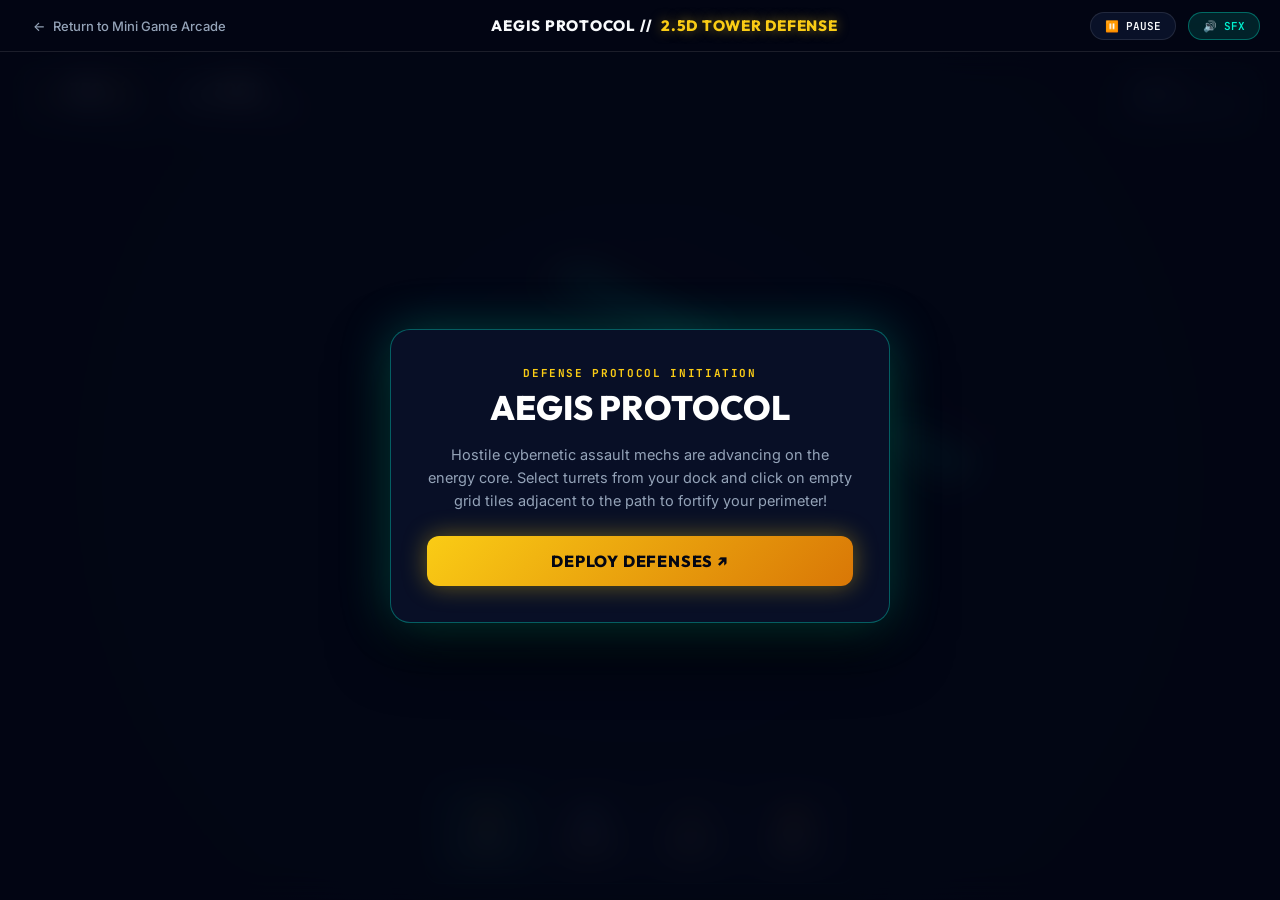
<file: aegis-protocol/index.html>
<!DOCTYPE html>
<html lang="en">
<head>
  <meta charset="UTF-8">
  <meta name="viewport" content="width=device-width, initial-scale=1.0, maximum-scale=1.0, user-scalable=no">
  <title>Aegis Protocol: 2.5D Isometric Tower Defense — Mini Game Arcade</title>
  <meta name="description" content="Tactical 2.5D isometric tower defense game. Deploy Pulse Gatlings, Cryo Beams, Tesla Coils, and Railguns to defend the core reactor against cybernetic assault waves.">
  <link rel="icon" type="image/x-icon" href="favicon.ico">

  <!-- Google Fonts -->
  <link rel="preconnect" href="https://fonts.googleapis.com">
  <link rel="preconnect" href="https://fonts.gstatic.com" crossorigin>
  <link href="https://fonts.googleapis.com/css2?family=Inter:wght@400;500;600;700&family=JetBrains+Mono:wght@500;700&family=Outfit:wght@600;700;800;900&display=swap" rel="stylesheet">

  <link rel="stylesheet" href="style.css">
  <!-- Google AdSense Verification Tag -->
  <script async src="https://pagead2.googlesyndication.com/pagead/js/adsbygoogle.js?client=ca-pub-3994203957356254"
     crossorigin="anonymous"></script>
</head>
<body>

  <!-- Top Navigation Header -->
  <header class="top-nav">
    <a class="back-link" href="../">
      <span aria-hidden="true">←</span>
      <span>Return to Mini Game Arcade</span>
    </a>

    <div class="title-badge">
      <span>AEGIS PROTOCOL //</span>
      <span class="highlight">2.5D TOWER DEFENSE</span>
    </div>

    <div class="nav-actions">
      <button class="btn-pill" id="pauseBtn">⏸️ PAUSE</button>
      <button class="btn-pill active" id="sfxBtn">🔊 SFX</button>
    </div>
  </header>

  <!-- Main Game Arena -->
  <main class="arena-wrapper">
    <canvas id="gameCanvas"></canvas>

    <!-- In-Game HUD -->
    <div class="hud-layer">
      <div class="hud-top">
        <div class="status-cluster">
          <div class="hud-stat-pill">
            <span class="icon">⚡</span>
            <div>
              <div class="val" id="scrapVal">350 ⚡</div>
              <div class="lbl">SCRAP ENERGY</div>
            </div>
          </div>

          <div class="hud-stat-pill">
            <span class="icon">🛡️</span>
            <div>
              <div class="val" id="coreVal">100%</div>
              <div class="lbl">CORE INTEGRITY</div>
            </div>
          </div>
        </div>

        <div class="hud-stat-pill">
          <span class="icon">🌊</span>
          <div>
            <div class="val" id="waveVal">1</div>
            <div class="lbl">CURRENT WAVE</div>
          </div>
        </div>
      </div>

      <div class="hud-bottom">
        <div class="turret-dock">
          <div class="turret-card selected" data-type="gatling">
            <div class="turret-icon">🔫</div>
            <div class="turret-name">Gatling</div>
            <div class="turret-cost">100 ⚡</div>
          </div>
          <div class="turret-card" data-type="cryo">
            <div class="turret-icon">❄️</div>
            <div class="turret-name">Cryo Beam</div>
            <div class="turret-cost">150 ⚡</div>
          </div>
          <div class="turret-card" data-type="tesla">
            <div class="turret-icon">⚡</div>
            <div class="turret-name">Tesla Coil</div>
            <div class="turret-cost">220 ⚡</div>
          </div>
          <div class="turret-card" data-type="railgun">
            <div class="turret-icon">💥</div>
            <div class="turret-name">Railgun</div>
            <div class="turret-cost">350 ⚡</div>
          </div>
        </div>
      </div>
    </div>

    <!-- Start Modal -->
    <div class="modal-overlay open" id="menuModal">
      <div class="modal-dialog">
        <div class="modal-tag">DEFENSE PROTOCOL INITIATION</div>
        <h1 class="modal-title">AEGIS PROTOCOL</h1>
        <p class="modal-desc">
          Hostile cybernetic assault mechs are advancing on the energy core.
          Select turrets from your dock and click on empty grid tiles adjacent to the path to fortify your perimeter!
        </p>
        <button class="btn-aegis-primary" id="startDefenseBtn">DEPLOY DEFENSES ↗</button>
      </div>
    </div>

    <!-- Game Over Modal -->
    <div class="modal-overlay" id="gameOverModal">
      <div class="modal-dialog">
        <div class="modal-tag">REACTOR COMPROMISED</div>
        <h2 class="modal-title">CORE BREACH</h2>
        <p class="modal-desc">Defense perimeter overwhelmed. Final defense record:</p>
        <div style="font-family:var(--font-display);font-size:36px;color:var(--yellow);margin-bottom:20px" id="goWave">Wave 1</div>
        <button class="btn-aegis-primary" id="retryBtn">REBUILD PERIMETER ↗</button>
      </div>
    </div>

    <!-- Pause Modal -->
    <div class="modal-overlay" id="pauseModal">
      <div class="modal-dialog">
        <div class="modal-tag">DEFENSE TACTICS SUSPENDED</div>
        <h2 class="modal-title">PROTOCOL PAUSED</h2>
        <p class="modal-desc">Perimeter clock frozen. Review your turret positions and resume when ready.</p>
        <div style="display:flex;gap:12px">
          <button class="btn-aegis-primary" id="resumeBtn" style="flex:1">RESUME DEFENSE ↗</button>
          <button class="btn-pill" id="pauseRestartBtn" style="padding:14px 20px;border-radius:12px;font-size:13px">RESTART</button>
        </div>
      </div>
    </div>

  </main>

  <script src="game.js"></script>
</body>
</html>
</file>
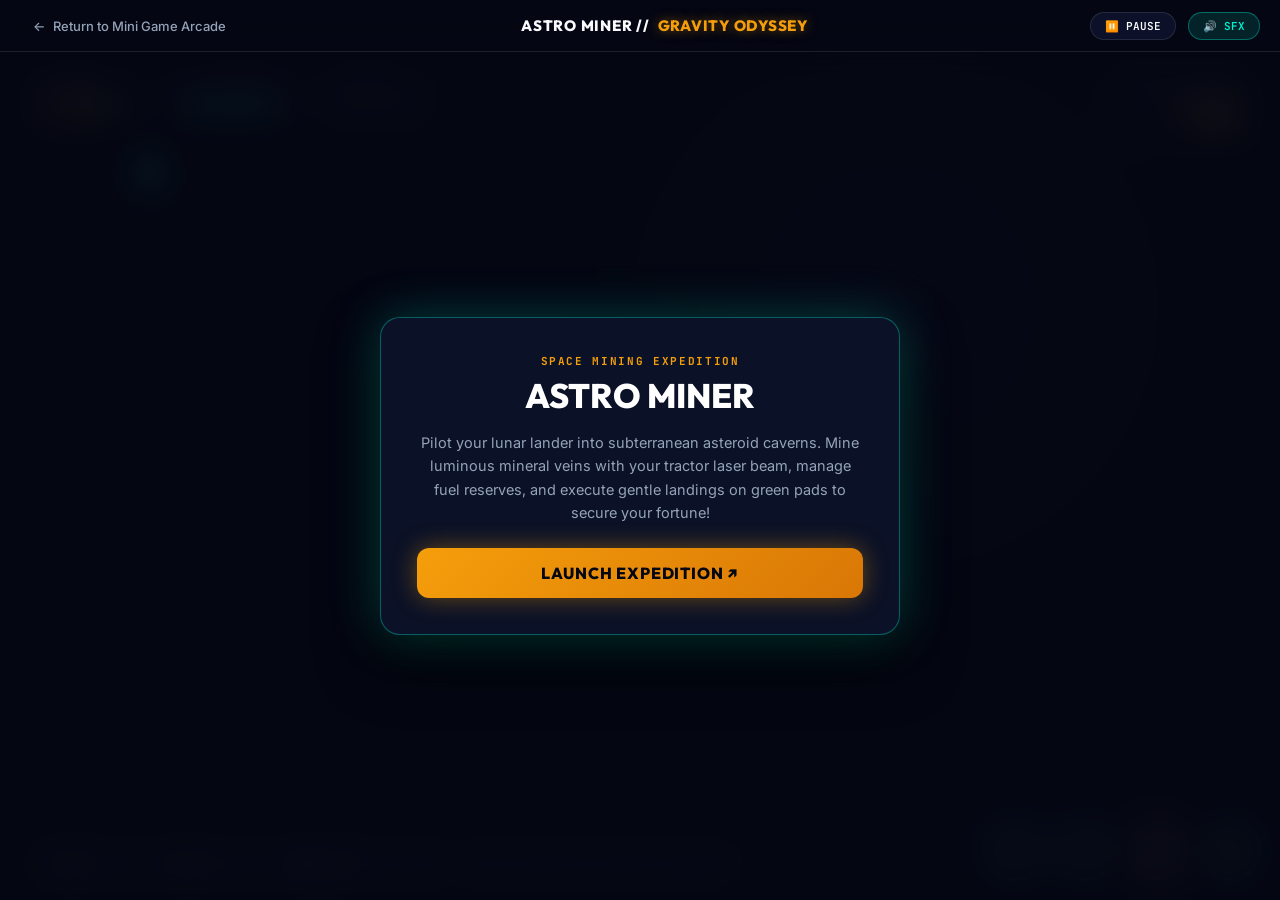
<file: astro-miner/index.html>
<!DOCTYPE html>
<html lang="en">
<head>
  <meta charset="UTF-8">
  <meta name="viewport" content="width=device-width, initial-scale=1.0, maximum-scale=1.0, user-scalable=no">
  <title>Astro Miner: Gravity Odyssey — Mini Game Arcade</title>
  <meta name="description" content="Realistic space lunar lander physics and subterranean asteroid crystal mining adventure. Manage fuel, land safely, and upgrade your vessel.">
  <link rel="icon" type="image/x-icon" href="favicon.ico">

  <!-- Google Fonts -->
  <link rel="preconnect" href="https://fonts.googleapis.com">
  <link rel="preconnect" href="https://fonts.gstatic.com" crossorigin>
  <link href="https://fonts.googleapis.com/css2?family=Inter:wght@400;500;600;700&family=JetBrains+Mono:wght@500;700&family=Outfit:wght@600;700;800;900&display=swap" rel="stylesheet">

  <link rel="stylesheet" href="style.css">
  <!-- Google AdSense Verification Tag -->
  <script async src="https://pagead2.googlesyndication.com/pagead/js/adsbygoogle.js?client=ca-pub-3994203957356254"
     crossorigin="anonymous"></script>
</head>
<body>

  <!-- Top Navigation Header -->
  <header class="top-nav">
    <a class="back-link" href="../">
      <span aria-hidden="true">←</span>
      <span>Return to Mini Game Arcade</span>
    </a>

    <div class="title-badge">
      <span>ASTRO MINER //</span>
      <span class="highlight">GRAVITY ODYSSEY</span>
    </div>

    <div class="nav-actions">
      <button class="btn-pill" id="pauseBtn">⏸️ PAUSE</button>
      <button class="btn-pill active" id="sfxBtn">🔊 SFX</button>
    </div>
  </header>

  <!-- Main Game Arena -->
  <main class="arena-wrapper">
    <canvas id="gameCanvas"></canvas>

    <!-- In-Game HUD Telemetry -->
    <div class="hud-layer">
      <div class="hud-top">
        <div class="telemetry-cluster">
          <div class="telemetry-card">
            <div class="telemetry-label">ION FUEL</div>
            <div class="telemetry-bar-wrap">
              <div class="telemetry-bar-fill fuel-fill" id="fuelBar"></div>
            </div>
          </div>

          <div class="telemetry-card">
            <div class="telemetry-label">HULL INTEGRITY</div>
            <div class="telemetry-bar-wrap">
              <div class="telemetry-bar-fill hull-fill" id="hullBar"></div>
            </div>
          </div>

          <div class="telemetry-card">
            <div class="telemetry-label">CARGO HOLD</div>
            <div class="telemetry-bar-wrap">
              <div class="telemetry-bar-fill cargo-fill" id="cargoBar"></div>
            </div>
          </div>
        </div>

        <div class="cargo-status-box">
          <div class="telemetry-label">MINING CREDITS</div>
          <div class="credits-counter" id="creditsCount">0 💰</div>
        </div>
      </div>

      <div class="hud-bottom">
        <div class="controls-hint-card">
          <kbd>W / ↑</kbd> Thrust · <kbd>A / D</kbd> Rotate · <kbd>Space / E</kbd> Mine Crystal · Land on Green Pad to Refuel & Upgrade
        </div>
      </div>
    </div>

    <!-- Mobile Touch Controls -->
    <div class="mobile-controls">
      <button class="touch-btn" id="touchLeft">↺</button>
      <button class="touch-btn" id="touchRight">↻</button>
      <button class="touch-btn" id="touchThrust" style="border-color:var(--gold)">🚀</button>
      <button class="touch-btn" id="touchMine" style="border-color:var(--cyan)">⚡</button>
    </div>

    <!-- Start / Mission Briefing Modal -->
    <div class="modal-overlay open" id="menuModal">
      <div class="modal-dialog">
        <div class="modal-tag">SPACE MINING EXPEDITION</div>
        <h1 class="modal-title">ASTRO MINER</h1>
        <p class="modal-desc">
          Pilot your lunar lander into subterranean asteroid caverns.
          Mine luminous mineral veins with your tractor laser beam, manage fuel reserves,
          and execute gentle landings on green pads to secure your fortune!
        </p>
        <button class="btn-miner-primary" id="launchBtn">LAUNCH EXPEDITION ↗</button>
      </div>
    </div>

    <!-- Safe Landing & Hangar Upgrade Modal -->
    <div class="modal-overlay" id="hangarModal">
      <div class="modal-dialog">
        <div class="modal-tag">BASE LANDING SECURED</div>
        <h2 class="modal-title">MINER HANGAR</h2>
        <p class="modal-desc">Vessel refueled and cargo converted to credits. Upgrade your systems before re-entering the trench:</p>

        <div class="hangar-grid" id="hangarGrid">
          <!-- Populated by game.js -->
        </div>

        <button class="btn-miner-primary" id="hangarResumeBtn">RESUME MINING TRENCH ↗</button>
      </div>
    </div>

    <!-- Hull Breach Game Over Modal -->
    <div class="modal-overlay" id="gameOverModal">
      <div class="modal-dialog">
        <div class="modal-tag">VESSEL DESTROYED</div>
        <h2 class="modal-title">HULL BREACH</h2>
        <p class="modal-desc">High-velocity impact with the cavern wall. Mind your descent speed and thruster angle.</p>
        <button class="btn-miner-primary" id="retryBtn">DEPLOY REPLACEMENT VESSEL ↗</button>
      </div>
    </div>

    <!-- Pause Modal -->
    <div class="modal-overlay" id="pauseModal">
      <div class="modal-dialog">
        <div class="modal-tag">THRUSTERS FROZEN</div>
        <h2 class="modal-title">MISSION PAUSED</h2>
        <p class="modal-desc">Inertia and gravitational fields suspended. Resume flight when ready.</p>
        <div style="display:flex;gap:12px">
          <button class="btn-miner-primary" id="resumeBtn" style="flex:1">RESUME FLIGHT ↗</button>
          <button class="btn-pill" id="pauseRestartBtn" style="padding:14px 20px;border-radius:12px;font-size:13px">ABORT & RETRY</button>
        </div>
      </div>
    </div>

  </main>

  <script src="game.js"></script>
</body>
</html>
</file>
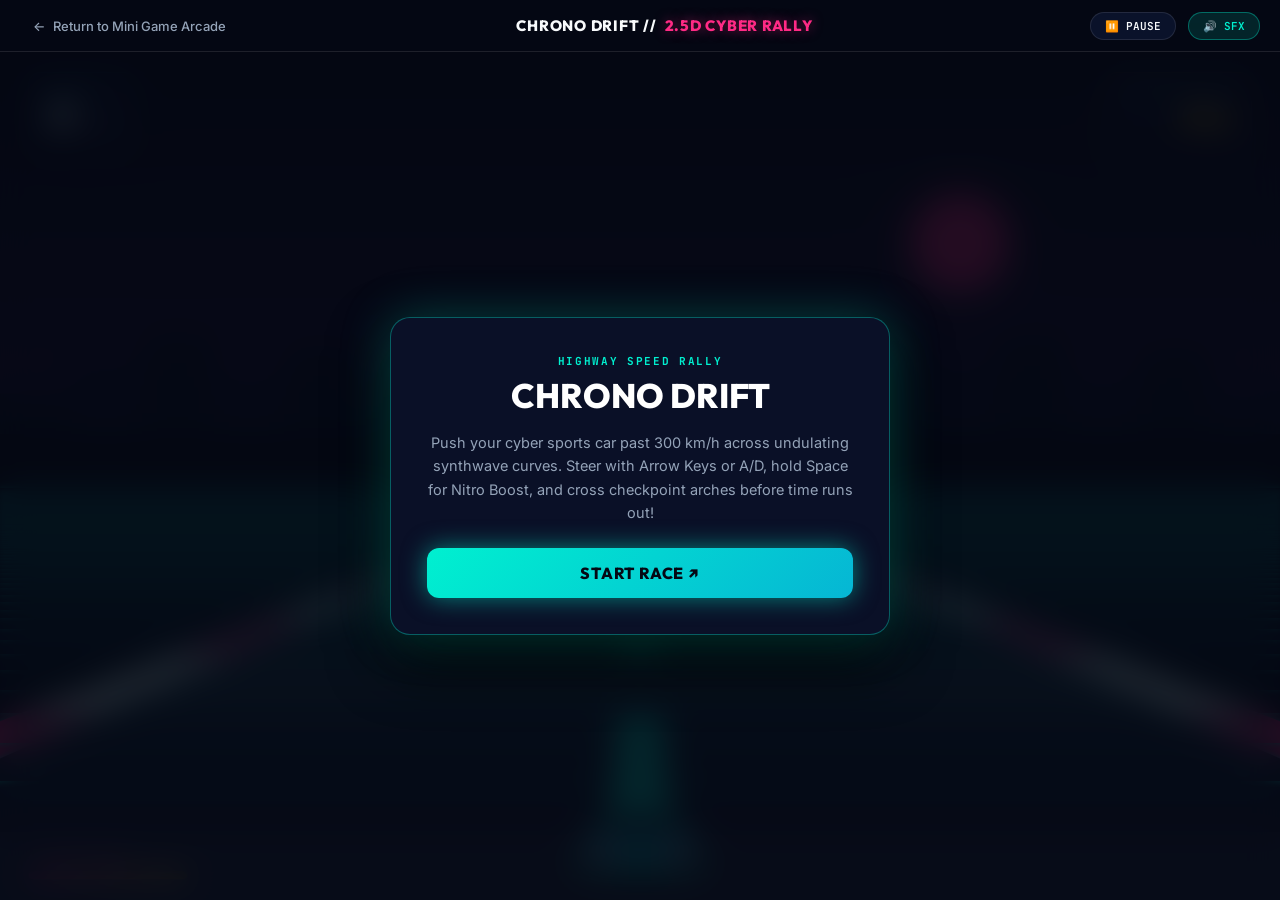
<file: chrono-drift/index.html>
<!DOCTYPE html>
<html lang="en">
<head>
  <meta charset="UTF-8">
  <meta name="viewport" content="width=device-width, initial-scale=1.0, maximum-scale=1.0, user-scalable=no">
  <title>Chrono Drift: 2.5D Cyber Rally — Mini Game Arcade</title>
  <meta name="description" content="High-speed pseudo-3D Outrun-style cyber rally racing game. Overtake rival hovercars, trigger nitro drift boosts, and beat checkpoint timers.">
  <link rel="icon" type="image/x-icon" href="favicon.ico">

  <!-- Google Fonts -->
  <link rel="preconnect" href="https://fonts.googleapis.com">
  <link rel="preconnect" href="https://fonts.gstatic.com" crossorigin>
  <link href="https://fonts.googleapis.com/css2?family=Inter:wght@400;500;600;700&family=JetBrains+Mono:wght@500;700&family=Outfit:wght@600;700;800;900&display=swap" rel="stylesheet">

  <link rel="stylesheet" href="style.css">
  <!-- Google AdSense Verification Tag -->
  <script async src="https://pagead2.googlesyndication.com/pagead/js/adsbygoogle.js?client=ca-pub-3994203957356254"
     crossorigin="anonymous"></script>
</head>
<body>

  <!-- Top Navigation Header -->
  <header class="top-nav">
    <a class="back-link" href="../">
      <span aria-hidden="true">←</span>
      <span>Return to Mini Game Arcade</span>
    </a>

    <div class="title-badge">
      <span>CHRONO DRIFT //</span>
      <span class="highlight">2.5D CYBER RALLY</span>
    </div>

    <div class="nav-actions">
      <button class="btn-pill" id="pauseBtn">⏸️ PAUSE</button>
      <button class="btn-pill active" id="sfxBtn">🔊 SFX</button>
    </div>
  </header>

  <!-- Main Game Arena -->
  <main class="arena-wrapper">
    <canvas id="gameCanvas"></canvas>

    <!-- In-Game HUD -->
    <div class="hud-layer">
      <div class="hud-top">
        <div class="speedo-card">
          <div class="speedo-label">VELOCITY</div>
          <div>
            <span class="speedo-val" id="speedoVal">0</span>
            <span class="speedo-unit">KM/H</span>
          </div>
        </div>

        <div class="checkpoint-card">
          <div class="speedo-label">CHECKPOINT TIME</div>
          <div class="time-counter" id="timeCounter">45s</div>
        </div>
      </div>

      <div class="hud-bottom">
        <div class="nitro-wrap">
          <div class="nitro-label">⚡ NITRO BOOST</div>
          <div class="nitro-bar-track">
            <div class="nitro-bar-fill" id="nitroBar"></div>
          </div>
        </div>
      </div>
    </div>

    <!-- Mobile Touch Controls -->
    <div class="mobile-controls">
      <button class="touch-btn" id="touchLeft">◀</button>
      <button class="touch-btn" id="touchRight">▶</button>
      <button class="touch-btn" id="touchGas" style="border-color:var(--cyan)">🏎️</button>
      <button class="touch-btn" id="touchNitro" style="border-color:var(--magenta)">⚡</button>
    </div>

    <!-- Start Modal -->
    <div class="modal-overlay open" id="menuModal">
      <div class="modal-dialog">
        <div class="modal-tag">HIGHWAY SPEED RALLY</div>
        <h1 class="modal-title">CHRONO DRIFT</h1>
        <p class="modal-desc">
          Push your cyber sports car past 300 km/h across undulating synthwave curves.
          Steer with Arrow Keys or A/D, hold Space for Nitro Boost, and cross checkpoint arches before time runs out!
        </p>
        <button class="btn-drift-primary" id="startRaceBtn">START RACE ↗</button>
      </div>
    </div>

    <!-- Game Over Modal -->
    <div class="modal-overlay" id="gameOverModal">
      <div class="modal-dialog">
        <div class="modal-tag">TIME EXPIRED</div>
        <h2 class="modal-title">RACE FINISHED</h2>
        <p class="modal-desc">Total distance covered on the neon highway:</p>
        <div style="font-family:var(--font-display);font-size:36px;color:var(--cyan);margin-bottom:20px" id="finalDist">0 km</div>
        <button class="btn-drift-primary" id="retryBtn">RACE AGAIN ↗</button>
      </div>
    </div>

    <!-- Pause Modal -->
    <div class="modal-overlay" id="pauseModal">
      <div class="modal-dialog">
        <div class="modal-tag">ENGINE IDLE</div>
        <h2 class="modal-title">RACE PAUSED</h2>
        <p class="modal-desc">Highway simulation frozen. Ready to hit the throttle?</p>
        <div style="display:flex;gap:12px">
          <button class="btn-drift-primary" id="resumeBtn" style="flex:1">RESUME RACE ↗</button>
          <button class="btn-pill" id="pauseRestartBtn" style="padding:14px 20px;border-radius:12px;font-size:13px">RESTART</button>
        </div>
      </div>
    </div>

  </main>

  <script src="game.js"></script>
</body>
</html>
</file>
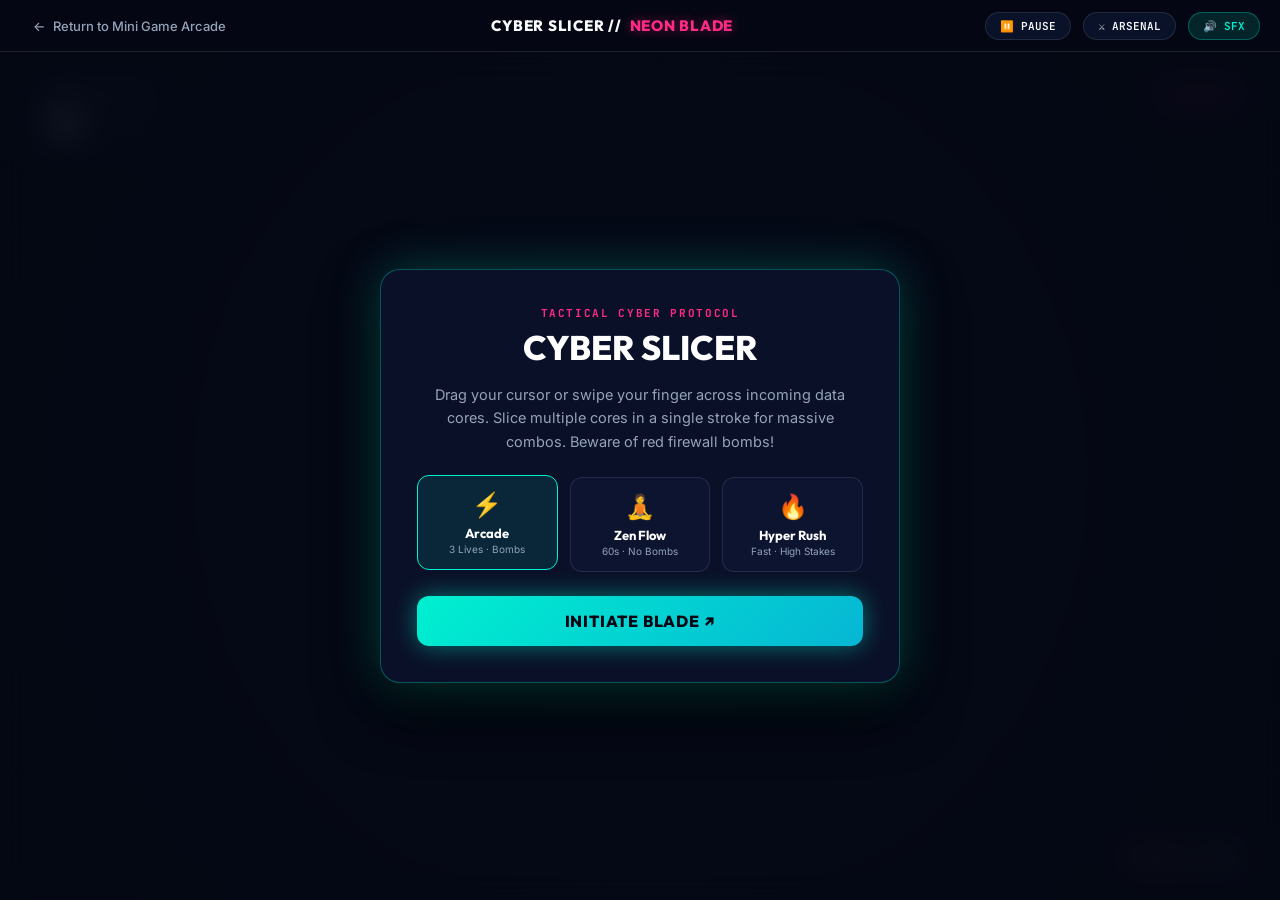
<file: cyber-slicer/index.html>
<!DOCTYPE html>
<html lang="en">
<head>
  <meta charset="UTF-8">
  <meta name="viewport" content="width=device-width, initial-scale=1.0, maximum-scale=1.0, user-scalable=no">
  <title>Cyber Slicer: Neon Blade — Mini Game Arcade</title>
  <meta name="description" content="High-octane kinetic cyberpunk blade slicing game. Slice incoming data cores, trigger Matrix slow-motion bullet time, and avoid firewall bombs.">
  <link rel="icon" type="image/x-icon" href="favicon.ico">

  <!-- Google Fonts -->
  <link rel="preconnect" href="https://fonts.googleapis.com">
  <link rel="preconnect" href="https://fonts.gstatic.com" crossorigin>
  <link href="https://fonts.googleapis.com/css2?family=Inter:wght@400;500;600;700&family=JetBrains+Mono:wght@500;700&family=Outfit:wght@600;700;800;900&display=swap" rel="stylesheet">

  <link rel="stylesheet" href="style.css">
  <!-- Google AdSense Verification Tag -->
  <script async src="https://pagead2.googlesyndication.com/pagead/js/adsbygoogle.js?client=ca-pub-3994203957356254"
     crossorigin="anonymous"></script>
</head>
<body>

  <!-- Top Navigation Header -->
  <header class="top-nav">
    <a class="back-link" href="../">
      <span aria-hidden="true">←</span>
      <span>Return to Mini Game Arcade</span>
    </a>

    <div class="title-badge">
      <span>CYBER SLICER //</span>
      <span class="highlight">NEON BLADE</span>
    </div>

    <div class="nav-actions">
      <button class="btn-pill" id="pauseBtn">⏸️ PAUSE</button>
      <button class="btn-pill" id="arsenalBtn">⚔️ ARSENAL</button>
      <button class="btn-pill active" id="sfxBtn">🔊 SFX</button>
    </div>
  </header>

  <!-- Main Game Arena -->
  <main class="arena-wrapper">
    <canvas id="gameCanvas"></canvas>

    <!-- In-Game HUD -->
    <div class="hud-layer">
      <div class="hud-top">
        <div class="score-cluster">
          <div class="score-label">DATA SLICED</div>
          <div class="score-val" id="currentScore">0</div>
        </div>

        <div class="status-cluster">
          <div class="lives-row" id="livesRow">
            <span class="heart-icon" id="heart1">❤️</span>
            <span class="heart-icon" id="heart2">❤️</span>
            <span class="heart-icon" id="heart3">❤️</span>
          </div>
          <div class="timer-box" id="timerBox" style="display:none">
            ⏱ <span id="timerVal">1:00</span>
          </div>
        </div>
      </div>

      <div class="hud-bottom">
        <div class="combo-banner" id="comboBanner">3X CYBER SLICE!</div>
        <div class="credits-pill">
          <span>CREDITS:</span>
          <b id="creditsVal">0</b>
          <span>💎</span>
        </div>
      </div>
    </div>

    <!-- Mode Selection / Start Modal -->
    <div class="modal-overlay open" id="menuModal">
      <div class="modal-dialog">
        <div class="modal-tag">TACTICAL CYBER PROTOCOL</div>
        <h1 class="modal-title">CYBER SLICER</h1>
        <p class="modal-desc">
          Drag your cursor or swipe your finger across incoming data cores.
          Slice multiple cores in a single stroke for massive combos. Beware of red firewall bombs!
        </p>

        <div class="mode-select-grid">
          <div class="mode-card selected" data-mode="arcade">
            <span class="icon">⚡</span>
            <div class="name">Arcade</div>
            <div class="sub">3 Lives · Bombs</div>
          </div>
          <div class="mode-card" data-mode="zen">
            <span class="icon">🧘</span>
            <div class="name">Zen Flow</div>
            <div class="sub">60s · No Bombs</div>
          </div>
          <div class="mode-card" data-mode="hyper">
            <span class="icon">🔥</span>
            <div class="name">Hyper Rush</div>
            <div class="sub">Fast · High Stakes</div>
          </div>
        </div>

        <button class="btn-cyber-primary" id="startPlayBtn">INITIATE BLADE ↗</button>
      </div>
    </div>

    <!-- Game Over Modal -->
    <div class="modal-overlay" id="gameOverModal">
      <div class="modal-dialog">
        <div class="modal-tag">SESSION TERMINATED</div>
        <h2 class="modal-title">RUN RESULTS</h2>

        <div class="stats-grid-row">
          <div class="stat-pill">
            <div class="val" id="goScore">0</div>
            <div class="lbl">Final Score</div>
          </div>
          <div class="stat-pill">
            <div class="val" id="goBest">0</div>
            <div class="lbl">Personal Best</div>
          </div>
        </div>

        <p class="modal-desc" id="goCredits">+0 💎 Cyber Credits Earned</p>

        <div style="display:flex;gap:12px">
          <button class="btn-cyber-primary" id="playAgainBtn" style="flex:1">RETRY ↗</button>
          <button class="btn-pill" id="menuBtn" style="padding:14px 20px;border-radius:12px;font-size:13px">MENU</button>
        </div>
      </div>
    </div>

    <!-- Arsenal Blade Shop Modal -->
    <div class="modal-overlay" id="arsenalModal">
      <div class="modal-dialog">
        <div class="modal-tag">BLADE RECONFIGURATION</div>
        <h2 class="modal-title">CYBER ARSENAL</h2>
        <p class="modal-desc">Spend your earned Cyber Credits to unlock legendary plasma blades and trails.</p>

        <div class="arsenal-grid" id="arsenalGrid">
          <!-- Populated dynamically by game.js -->
        </div>

        <button class="btn-cyber-primary" id="closeArsenalBtn">CLOSE ARSENAL</button>
      </div>
    </div>

    <!-- Pause Modal -->
    <div class="modal-overlay" id="pauseModal">
      <div class="modal-dialog">
        <div class="modal-tag">SIMULATION FROZEN</div>
        <h2 class="modal-title">GAME PAUSED</h2>
        <p class="modal-desc">Take a breath, courier. The neon matrix is suspended.</p>
        <div style="display:flex;gap:12px">
          <button class="btn-cyber-primary" id="resumeBtn" style="flex:1">RESUME ↗</button>
          <button class="btn-pill" id="pauseRestartBtn" style="padding:14px 20px;border-radius:12px;font-size:13px">RESTART</button>
        </div>
      </div>
    </div>

  </main>

  <script src="game.js"></script>
</body>
</html>
</file>
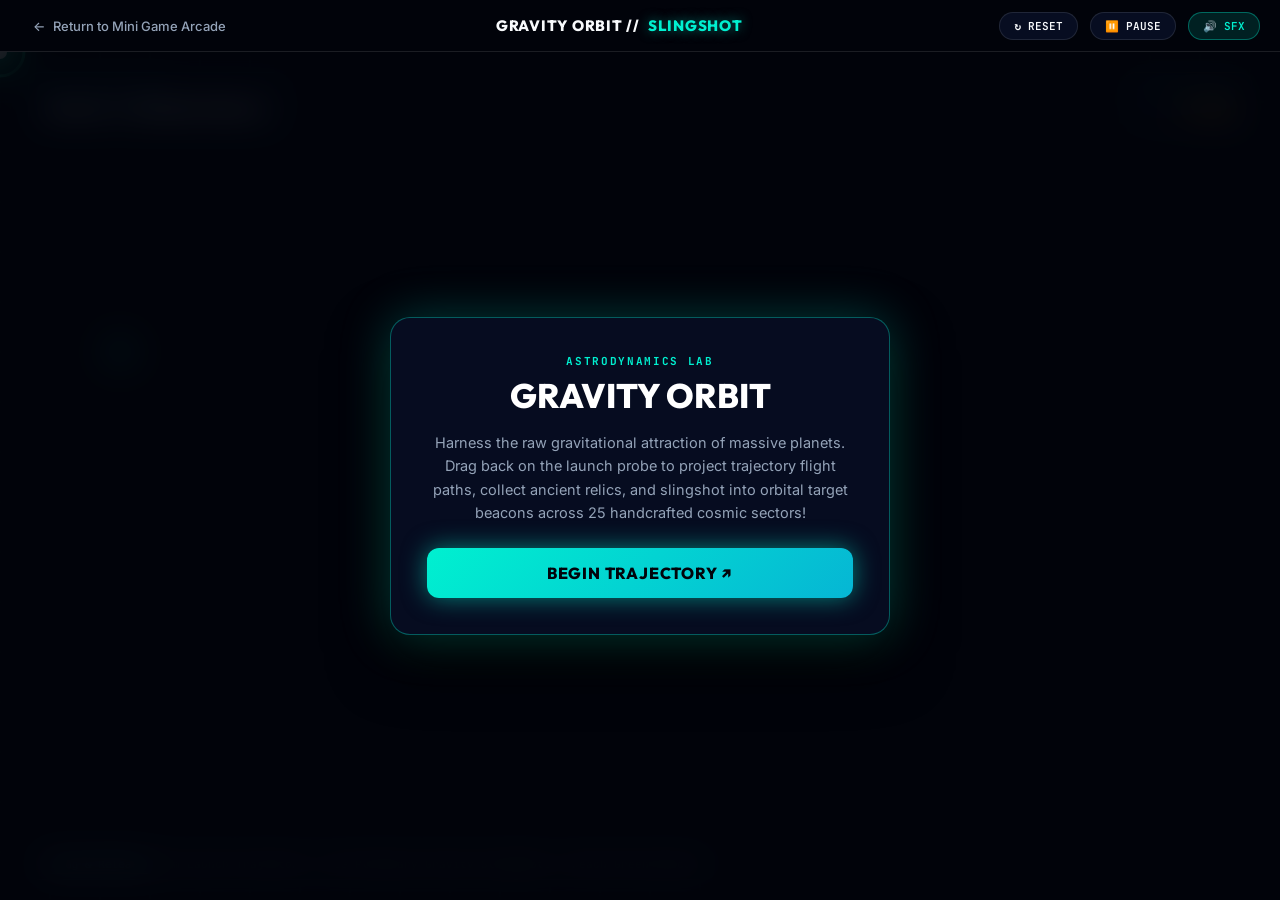
<file: gravity-orbit/index.html>
<!DOCTYPE html>
<html lang="en">
<head>
  <meta charset="UTF-8">
  <meta name="viewport" content="width=device-width, initial-scale=1.0, maximum-scale=1.0, user-scalable=no">
  <title>Gravity Orbit: Planetary Slingshot — Mini Game Arcade</title>
  <meta name="description" content="2.5D space physics puzzle. Slingshot deep-space scientific probes around multi-planetary gravity wells, collect cosmic relics, and reach orbital beacons.">
  <link rel="icon" type="image/x-icon" href="favicon.ico">

  <!-- Google Fonts -->
  <link rel="preconnect" href="https://fonts.googleapis.com">
  <link rel="preconnect" href="https://fonts.gstatic.com" crossorigin>
  <link href="https://fonts.googleapis.com/css2?family=Inter:wght@400;500;600;700&family=JetBrains+Mono:wght@500;700&family=Outfit:wght@600;700;800;900&display=swap" rel="stylesheet">

  <link rel="stylesheet" href="style.css">
  <!-- Google AdSense Verification Tag -->
  <script async src="https://pagead2.googlesyndication.com/pagead/js/adsbygoogle.js?client=ca-pub-3994203957356254"
     crossorigin="anonymous"></script>
</head>
<body>

  <!-- Top Navigation Header -->
  <header class="top-nav">
    <a class="back-link" href="../">
      <span aria-hidden="true">←</span>
      <span>Return to Mini Game Arcade</span>
    </a>

    <div class="title-badge">
      <span>GRAVITY ORBIT //</span>
      <span class="highlight">SLINGSHOT</span>
    </div>

    <div class="nav-actions">
      <button class="btn-pill" id="resetProbeBtn" title="Reset Launch (R)">↻ RESET</button>
      <button class="btn-pill" id="pauseBtn">⏸️ PAUSE</button>
      <button class="btn-pill active" id="sfxBtn">🔊 SFX</button>
    </div>
  </header>

  <!-- Main Game Arena -->
  <main class="arena-wrapper">
    <canvas id="gameCanvas"></canvas>

    <!-- In-Game HUD -->
    <div class="hud-layer">
      <div class="hud-top">
        <div class="sector-card">
          <div class="sector-label">DEEP SPACE SECTOR</div>
          <div class="sector-title" id="sectorTitle">Sector 1: Orbital Matrix</div>
        </div>

        <div class="relics-card">
          <div class="sector-label">COSMIC RELICS</div>
          <div class="relics-counter" id="relicsCount">✦ 0/2</div>
        </div>
      </div>

      <div class="hud-bottom">
        <div class="aim-hint">
          <kbd>Drag & Release</kbd> Aim Launch Trajectory · Use Planetary Gravity Slingshots · Reach Green Beacon
        </div>
      </div>
    </div>

    <!-- Start Modal -->
    <div class="modal-overlay open" id="menuModal">
      <div class="modal-dialog">
        <div class="modal-tag">ASTRODYNAMICS LAB</div>
        <h1 class="modal-title">GRAVITY ORBIT</h1>
        <p class="modal-desc">
          Harness the raw gravitational attraction of massive planets.
          Drag back on the launch probe to project trajectory flight paths, collect ancient relics,
          and slingshot into orbital target beacons across 25 handcrafted cosmic sectors!
        </p>
        <button class="btn-orbit-primary" id="startOrbitBtn">BEGIN TRAJECTORY ↗</button>
      </div>
    </div>

    <!-- Victory Modal -->
    <div class="modal-overlay" id="victoryModal">
      <div class="modal-dialog">
        <div class="modal-tag">ORBIT STABILIZED</div>
        <h2 class="modal-title">BEACON CAPTURED!</h2>
        <p class="modal-desc">Flawless astrodynamic trajectory. The orbital beacon has established high-gain telemetry.</p>
        <button class="btn-orbit-primary" id="nextSectorBtn">PROCEED TO NEXT SECTOR ↗</button>
      </div>
    </div>

    <!-- Pause Modal -->
    <div class="modal-overlay" id="pauseModal">
      <div class="modal-dialog">
        <div class="modal-tag">TRAJECTORY SUSPENDED</div>
        <h2 class="modal-title">ORBIT PAUSED</h2>
        <p class="modal-desc">Gravitational simulation frozen. Resume calculation when ready.</p>
        <div style="display:flex;gap:12px">
          <button class="btn-orbit-primary" id="resumeBtn" style="flex:1">RESUME ↗</button>
          <button class="btn-pill" id="pauseResetBtn" style="padding:14px 20px;border-radius:12px;font-size:13px">RESET PROBE</button>
        </div>
      </div>
    </div>

  </main>

  <script src="game.js"></script>
</body>
</html>
</file>
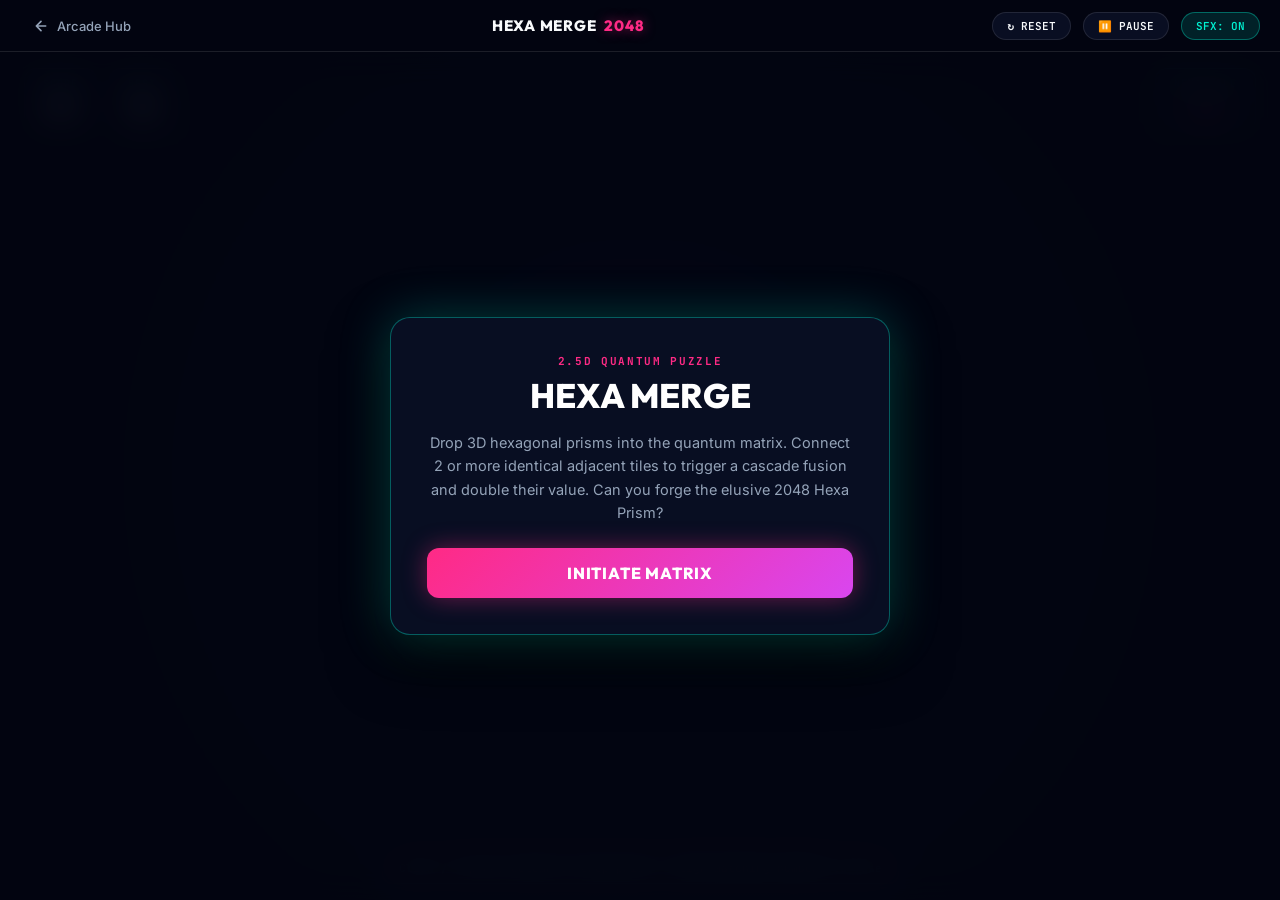
<file: hexa-merge/index.html>
<!DOCTYPE html>
<html lang="en">
<head>
  <meta charset="UTF-8">
  <meta name="viewport" content="width=device-width, initial-scale=1.0, maximum-scale=1.0, user-scalable=no">
  <title>Hexa Merge - 2.5D Quantum 2048 Puzzle | Mini Arcade</title>
  <meta name="description" content="Play Hexa Merge: A 2.5D quantum hexagonal drop-and-merge puzzle with 3D beveled prisms, recursive cascade combos, and reactive synth audio.">
  <link rel="icon" type="image/x-icon" href="favicon.ico">
  <link rel="preconnect" href="https://fonts.googleapis.com">
  <link rel="preconnect" href="https://fonts.gstatic.com" crossorigin>
  <link href="https://fonts.googleapis.com/css2?family=Inter:wght@400;500;600;700&family=JetBrains+Mono:wght@500;600;700&family=Outfit:wght@600;700;800;900&display=swap" rel="stylesheet">
  <link rel="stylesheet" href="style.css">
  <!-- Google AdSense Verification Tag -->
  <script async src="https://pagead2.googlesyndication.com/pagead/js/adsbygoogle.js?client=ca-pub-3994203957356254"
     crossorigin="anonymous"></script>
</head>
<body>
  <!-- Top Bar Navigation -->
  <header class="top-nav">
    <a href="../" class="back-link" title="Return to Arcade">
      <svg width="16" height="16" viewBox="0 0 24 24" fill="none" stroke="currentColor" stroke-width="2.5" stroke-linecap="round" stroke-linejoin="round"><path d="M19 12H5M12 19l-7-7 7-7"/></svg>
      <span>Arcade Hub</span>
    </a>
    <div class="title-badge">
      <span>HEXA MERGE</span>
      <span class="highlight">2048</span>
    </div>
    <div class="nav-actions">
      <button id="resetGridBtn" class="btn-pill" title="Reset Grid (R)">↻ RESET</button>
      <button id="pauseBtn" class="btn-pill">⏸️ PAUSE</button>
      <button id="sfxBtn" class="btn-pill active" title="Toggle Sound">
        <span>SFX: ON</span>
      </button>
    </div>
  </header>

  <!-- Main Game Arena -->
  <main class="arena-wrapper">
    <canvas id="gameCanvas"></canvas>

    <!-- In-Game Telemetry HUD -->
    <div class="hud-layer">
      <div class="hud-top">
        <div class="score-cluster">
          <div class="hud-stat-pill">
            <div class="lbl">SCORE</div>
            <div id="currentScore" class="val">0</div>
          </div>
          <div class="hud-stat-pill">
            <div class="lbl">BEST</div>
            <div id="highScore" class="val">0</div>
          </div>
        </div>

        <div class="next-tile-preview">
          <div class="lbl" style="font-family: var(--font-mono); font-size: 10px; color: var(--cyan); letter-spacing: 0.1em; margin-bottom: 2px;">NEXT TILE</div>
          <div id="nextTileVal" class="next-tile-val">2</div>
        </div>
      </div>

      <div class="hud-bottom">
        <div class="hint-badge">
          <span>Click / Tap any column to drop prism • Align matching numbers to fuse</span>
        </div>
      </div>
    </div>

    <!-- Start / Menu Modal -->
    <div id="menuModal" class="modal-overlay open">
      <div class="modal-dialog">
        <div class="modal-tag">2.5D QUANTUM PUZZLE</div>
        <h1 class="modal-title">HEXA MERGE</h1>
        <p class="modal-desc">
          Drop 3D hexagonal prisms into the quantum matrix. Connect 2 or more identical adjacent tiles to trigger a cascade fusion and double their value. Can you forge the elusive 2048 Hexa Prism?
        </p>
        <button id="startMergeBtn" class="btn-hexa-primary">INITIATE MATRIX</button>
      </div>
    </div>

    <!-- Game Over Modal -->
    <div id="gameOverModal" class="modal-overlay">
      <div class="modal-dialog">
        <div class="modal-tag" style="color: #ef4444;">MATRIX OVERFLOW</div>
        <h2 class="modal-title">GRID LOCKED</h2>
        <p class="modal-desc">
          The hexagonal lattice has reached maximum density. No further quantum fusions are possible.
        </p>
        <div style="background: rgba(255,255,255,0.04); border: 1px solid var(--border); border-radius: 12px; padding: 14px; margin-bottom: 24px;">
          <div style="font-family: var(--font-mono); font-size: 11px; color: var(--text-muted);">FINAL COMBINED SCORE</div>
          <div id="goScore" style="font-family: var(--font-display); font-size: 38px; font-weight: 800; color: var(--cyan); margin-top: 4px;">0</div>
        </div>
        <button id="retryBtn" class="btn-hexa-primary">TRY AGAIN</button>
      </div>
    </div>

    <!-- Pause Modal -->
    <div id="pauseModal" class="modal-overlay">
      <div class="modal-dialog">
        <div class="modal-tag">MATRIX SUSPENDED</div>
        <h2 class="modal-title">HEXA PAUSED</h2>
        <p class="modal-desc">Quantum lattice frozen. Resume calculations when ready.</p>
        <div style="display:flex;gap:12px">
          <button id="resumeBtn" class="btn-hexa-primary" style="flex:1">RESUME ↗</button>
          <button id="pauseRestartBtn" class="btn-pill" style="padding:14px 20px;border-radius:12px;font-size:13px">NEW GRID</button>
        </div>
      </div>
    </div>
  </main>

  <script src="game.js"></script>
</body>
</html>
</file>
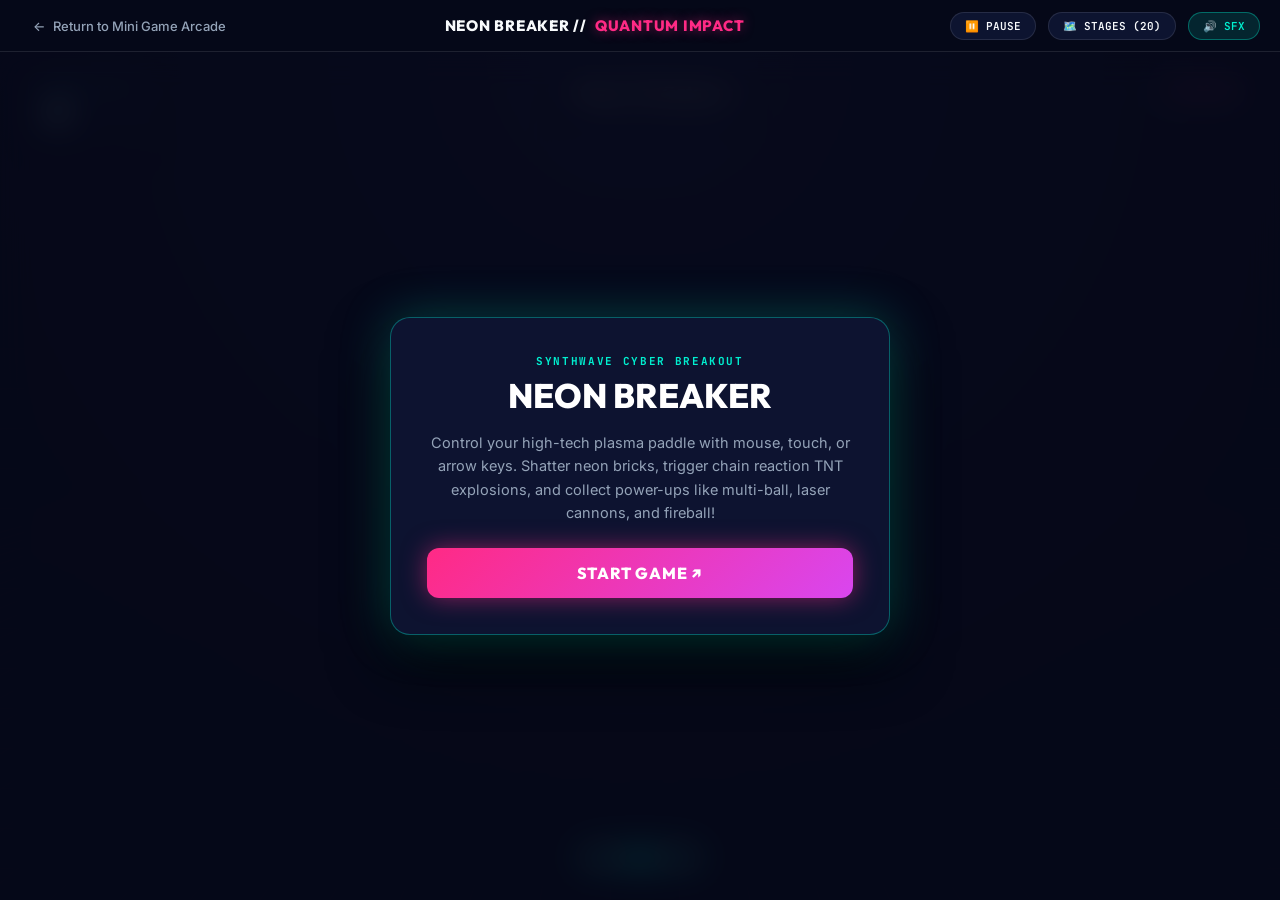
<file: neon-breaker/index.html>
<!DOCTYPE html>
<html lang="en">
<head>
  <meta charset="UTF-8">
  <meta name="viewport" content="width=device-width, initial-scale=1.0, maximum-scale=1.0, user-scalable=no">
  <title>Neon Breaker: Quantum Impact — Mini Game Arcade</title>
  <meta name="description" content="Synthwave arcade brick breaker with multi-ball plasma, laser cannons, explosive cluster bricks, and 20 handcrafted stages.">
  <link rel="icon" type="image/x-icon" href="favicon.ico">

  <!-- Google Fonts -->
  <link rel="preconnect" href="https://fonts.googleapis.com">
  <link rel="preconnect" href="https://fonts.gstatic.com" crossorigin>
  <link href="https://fonts.googleapis.com/css2?family=Inter:wght@400;500;600;700&family=JetBrains+Mono:wght@500;700&family=Outfit:wght@600;700;800;900&display=swap" rel="stylesheet">

  <link rel="stylesheet" href="style.css">
  <!-- Google AdSense Verification Tag -->
  <script async src="https://pagead2.googlesyndication.com/pagead/js/adsbygoogle.js?client=ca-pub-3994203957356254"
     crossorigin="anonymous"></script>
</head>
<body>

  <!-- Top Navigation Header -->
  <header class="top-nav">
    <a class="back-link" href="../">
      <span aria-hidden="true">←</span>
      <span>Return to Mini Game Arcade</span>
    </a>

    <div class="title-badge">
      <span>NEON BREAKER //</span>
      <span class="highlight">QUANTUM IMPACT</span>
    </div>

    <div class="nav-actions">
      <button class="btn-pill" id="pauseBtn">⏸️ PAUSE</button>
      <button class="btn-pill" id="stagesBtn">🗺️ STAGES (20)</button>
      <button class="btn-pill active" id="sfxBtn">🔊 SFX</button>
    </div>
  </header>

  <!-- Main Game Arena -->
  <main class="arena-wrapper">
    <canvas id="gameCanvas"></canvas>

    <!-- In-Game HUD -->
    <div class="hud-layer">
      <div class="hud-top">
        <div class="score-cluster">
          <div class="score-label">ARCADE SCORE</div>
          <div class="score-val" id="currentScore">0</div>
        </div>

        <div class="stage-cluster">
          <div class="stage-title" id="stageTitle">Stage 1: The Gateway</div>
          <div class="stage-bricks" id="stageBricks">24 BRICKS REMAINING</div>
        </div>

        <div class="lives-row">
          <span class="heart-icon" id="heart1">❤️</span>
          <span class="heart-icon" id="heart2">❤️</span>
          <span class="heart-icon" id="heart3">❤️</span>
        </div>
      </div>

      <div class="hud-bottom">
        <div class="powerups-active" id="activePowerups">
          <!-- Active powerup buffs -->
        </div>
        <div class="combo-badge" id="comboBadge">x4 COMBO</div>
      </div>
    </div>

    <!-- Start / Menu Modal -->
    <div class="modal-overlay open" id="menuModal">
      <div class="modal-dialog">
        <div class="modal-tag">SYNTHWAVE CYBER BREAKOUT</div>
        <h1 class="modal-title">NEON BREAKER</h1>
        <p class="modal-desc">
          Control your high-tech plasma paddle with mouse, touch, or arrow keys.
          Shatter neon bricks, trigger chain reaction TNT explosions, and collect power-ups like multi-ball, laser cannons, and fireball!
        </p>
        <button class="btn-neon-primary" id="startPlayBtn">START GAME ↗</button>
      </div>
    </div>

    <!-- Stage Clear Modal -->
    <div class="modal-overlay" id="stageClearModal">
      <div class="modal-dialog">
        <div class="modal-tag">QUANTUM MATRIX CLEARED</div>
        <h2 class="modal-title">STAGE VICTORY!</h2>
        <p class="modal-desc">All defense bricks neutralized. Outstanding aim and timing, pilot.</p>
        <div style="font-family:var(--font-display);font-size:32px;color:var(--cyan);margin-bottom:20px" id="scScore">0</div>
        <button class="btn-neon-primary" id="nextStageBtn">PROCEED TO NEXT STAGE ↗</button>
      </div>
    </div>

    <!-- Game Over Modal -->
    <div class="modal-overlay" id="gameOverModal">
      <div class="modal-dialog">
        <div class="modal-tag">CRITICAL HULL BREACH</div>
        <h2 class="modal-title">GAME OVER</h2>
        <p class="modal-desc">All plasma balls lost. Can you shatter through the matrix next run?</p>
        <div style="font-family:var(--font-display);font-size:32px;color:var(--magenta);margin-bottom:20px" id="goScore">0</div>
        <button class="btn-neon-primary" id="retryBtn">TRY AGAIN ↗</button>
      </div>
    </div>

    <!-- Stage Selector Modal -->
    <div class="modal-overlay" id="stagesModal">
      <div class="modal-dialog" style="max-width:540px">
        <div class="modal-tag">SECTOR DIRECTORY</div>
        <h2 class="modal-title">SELECT STAGE</h2>
        <p class="modal-desc">Unlock and replay any of the 20 handcrafted quantum stages.</p>

        <div class="stage-grid" id="stageGrid">
          <!-- Populated by game.js -->
        </div>

        <button class="btn-pill" id="closeStagesBtn" style="margin:0 auto;padding:10px 24px">CLOSE</button>
      </div>
    </div>

    <!-- Pause Modal -->
    <div class="modal-overlay" id="pauseModal">
      <div class="modal-dialog">
        <div class="modal-tag">SIMULATION FROZEN</div>
        <h2 class="modal-title">GAME PAUSED</h2>
        <p class="modal-desc">Quantum impact suspended. Take your time, pilot.</p>
        <div style="display:flex;gap:12px">
          <button class="btn-neon-primary" id="resumeBtn" style="flex:1">RESUME ↗</button>
          <button class="btn-pill" id="pauseRestartBtn" style="padding:14px 20px;border-radius:12px;font-size:13px">RETRY STAGE</button>
        </div>
      </div>
    </div>

  </main>

  <script src="game.js"></script>
</body>
</html>
</file>
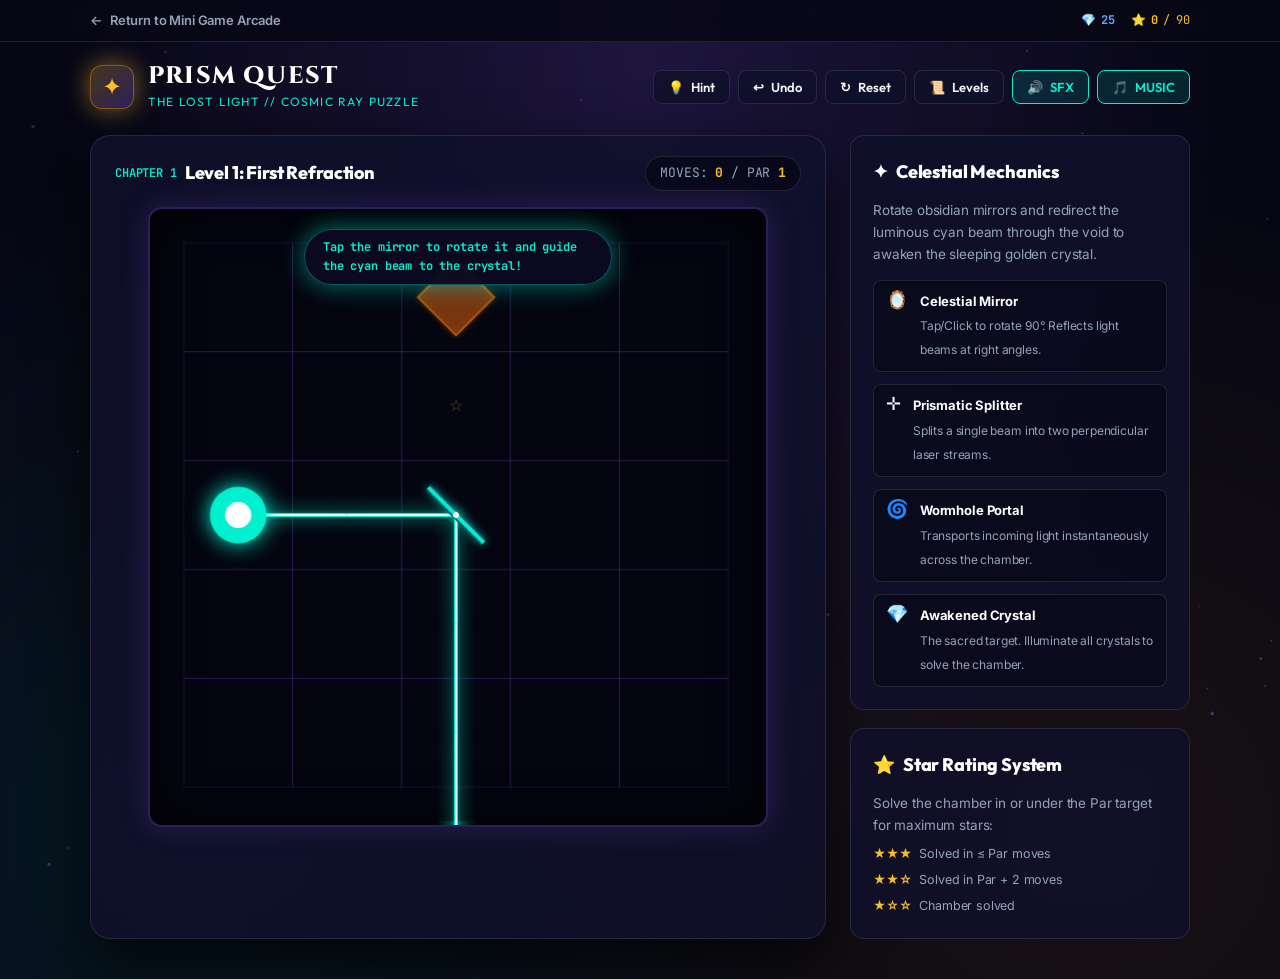
<file: prism-quest/index.html>
<!doctype html>
<html lang="en">
<head>
  <meta charset="UTF-8">
  <meta name="viewport" content="width=device-width, initial-scale=1, maximum-scale=5, user-scalable=no">
  <meta name="theme-color" content="#060614">
  <meta name="description" content="Prism Quest: The Lost Light — A cosmic mirror-and-light redirection puzzle game. Rotate mirrors, bend laser beams, and awaken ancient celestial crystals across 30 hand-crafted levels.">
  <title>Prism Quest: The Lost Light — Mirror & Laser Puzzle</title>
  <link rel="icon" href="favicon.ico" type="image/x-icon">
  <link rel="stylesheet" href="style.css">
  <!-- Google AdSense Verification Tag -->
  <script async src="https://pagead2.googlesyndication.com/pagead/js/adsbygoogle.js?client=ca-pub-3994203957356254"
     crossorigin="anonymous"></script>
</head>
<body>

<!-- Ambient Cosmic Starfield Canvas -->
<canvas id="starCanvas" aria-hidden="true"></canvas>

<!-- Top Return Bar -->
<nav class="back-bar" aria-label="Portal Navigation">
  <div class="shell-g">
    <a class="back-link" href="../">
      <span aria-hidden="true">←</span>
      <span>Return to Mini Game Arcade</span>
    </a>
    <div class="quick-stats">
      <span class="gems-pill" title="Celestial Gems">💎 <b id="gemsCount">25</b></span>
      <span class="stars-pill" title="Total Stars Earned">⭐ <b id="starsCount">0</b> / 90</span>
    </div>
  </div>
</nav>

<div class="game-shell">
  
  <!-- Game Header Bar -->
  <header class="game-top-bar">
    <div class="game-brand">
      <div class="game-logo-icon" aria-hidden="true">✦</div>
      <div>
        <h1 class="game-brand-title">PRISM QUEST</h1>
        <p class="game-brand-sub">The Lost Light // Cosmic Ray Puzzle</p>
      </div>
    </div>

    <!-- HUD Control Actions -->
    <div class="hud-actions">
      <button class="btn-icon" id="hintBtn" title="Reveal Mirror Alignment Hint (H)">
        <span>💡</span>
        <span>Hint</span>
      </button>
      <button class="btn-icon" id="undoBtn" title="Undo Last Move (Z)">
        <span>↩</span>
        <span>Undo</span>
      </button>
      <button class="btn-icon" id="resetBtn" title="Reset Puzzle (R)">
        <span>↻</span>
        <span>Reset</span>
      </button>
      <button class="btn-icon" id="levelsBtn" title="Select Level">
        <span>📜</span>
        <span>Levels</span>
      </button>
      <button class="btn-icon active" id="sfxBtn" title="Toggle Sound Effects">
        <span>🔊</span>
        <span>SFX</span>
      </button>
      <button class="btn-icon active" id="musicBtn" title="Toggle Ambient Music">
        <span>🎵</span>
        <span>MUSIC</span>
      </button>
    </div>
  </header>

  <!-- Main Puzzle Area -->
  <main class="puzzle-chamber">

    <!-- Center Board Container -->
    <div class="board-container">
      
      <div class="board-status-strip">
        <div class="current-level-tag">
          <span class="level-chapter-name" id="chapterName">Chapter 1</span>
          <span id="currentLevelName">Level 1: First Refraction</span>
        </div>
        <div class="moves-pill">
          MOVES: <b id="currentMoves">0</b> / PAR <b id="parMoves">1</b>
        </div>
      </div>

      <!-- Canvas Frame -->
      <div class="canvas-board-wrapper">
        <canvas id="puzzleCanvas" width="620" height="620" aria-label="Prism Quest puzzle chamber"></canvas>
        <div class="board-alert-toast" id="boardToast" role="status" aria-live="polite"></div>
      </div>

    </div>

    <!-- Right Sidebar: Legend & Strategy -->
    <aside class="puzzle-sidebar">
      
      <div class="side-panel">
        <h3><span>✦</span> Celestial Mechanics</h3>
        <p>Rotate obsidian mirrors and redirect the luminous cyan beam through the void to awaken the sleeping golden crystal.</p>

        <div class="mechanics-list">
          <div class="mech-item">
            <span class="mech-icon">🪞</span>
            <div>
              <span class="mech-name">Celestial Mirror</span>
              <span class="mech-desc">Tap/Click to rotate 90°. Reflects light beams at right angles.</span>
            </div>
          </div>

          <div class="mech-item">
            <span class="mech-icon">✛</span>
            <div>
              <span class="mech-name">Prismatic Splitter</span>
              <span class="mech-desc">Splits a single beam into two perpendicular laser streams.</span>
            </div>
          </div>

          <div class="mech-item">
            <span class="mech-icon">🌀</span>
            <div>
              <span class="mech-name">Wormhole Portal</span>
              <span class="mech-desc">Transports incoming light instantaneously across the chamber.</span>
            </div>
          </div>

          <div class="mech-item">
            <span class="mech-icon">💎</span>
            <div>
              <span class="mech-name">Awakened Crystal</span>
              <span class="mech-desc">The sacred target. Illuminate all crystals to solve the chamber.</span>
            </div>
          </div>
        </div>
      </div>

      <div class="side-panel">
        <h3><span>⭐</span> Star Rating System</h3>
        <p style="margin-bottom:8px">Solve the chamber in or under the Par target for maximum stars:</p>
        <ul style="list-style:none;display:flex;flex-direction:column;gap:6px;font-size:12.5px;color:var(--text-muted)">
          <li><b style="color:var(--gold-bright)">★★★</b> &nbsp;Solved in ≤ Par moves</li>
          <li><b style="color:var(--gold-bright)">★★☆</b> &nbsp;Solved in Par + 2 moves</li>
          <li><b style="color:var(--gold-bright)">★☆☆</b> &nbsp;Chamber solved</li>
        </ul>
      </div>

    </aside>

  </main>

</div>

<!-- ═══════════════════════════ VICTORY MODAL ═══════════════════════════ -->
<div class="modal-backdrop" id="victoryModal" role="dialog" aria-modal="true" aria-labelledby="vTitle">
  <div class="modal-dialog">
    <div class="victory-crystal-glow" aria-hidden="true">💎</div>
    <h2 class="victory-title" id="vTitle">CHAMBER SOLVED</h2>
    <p style="color:var(--text-muted);font-size:14px">The celestial light has restored the ancient crystal.</p>

    <!-- 3 Stars Row -->
    <div class="stars-earned-row" aria-label="Stars Earned">
      <span class="star-icon" id="starEarned1">★</span>
      <span class="star-icon" id="starEarned2">★</span>
      <span class="star-icon" id="starEarned3">★</span>
    </div>

    <div class="victory-stats-box">
      <div class="v-stat">
        <b id="vMoves">0</b>
        <span>Your Moves</span>
      </div>
      <div class="v-stat">
        <b id="vPar">0</b>
        <span>Par Moves</span>
      </div>
      <div class="v-stat">
        <b id="vGems">+15 💎</b>
        <span>Gems Earned</span>
      </div>
    </div>

    <div class="victory-buttons-row">
      <button class="btn-primary-action" id="nextLevelBtn">
        <span>Proceed to Next Chamber</span>
        <span aria-hidden="true">→</span>
      </button>
    </div>
  </div>
</div>

<!-- ═══════════════════════════ LEVEL SELECT MODAL (30 Handcrafted Levels) ═══════════════════════════ -->
<div class="modal-backdrop" id="levelsModal" role="dialog" aria-modal="true" aria-labelledby="lvlSelectTitle">
  <div class="modal-dialog" style="max-width:680px">
    <button class="modal-close-btn" id="closeLevelsBtn" aria-label="Close level selection">✕</button>
    <h2 class="victory-title" id="lvlSelectTitle" style="font-size:24px">CHAMBER SELECTION</h2>
    <p style="color:var(--text-muted);font-size:13px;margin-bottom:18px">30 Handcrafted Cosmic Levels Across 3 Astral Chapters</p>

    <div class="level-grid" id="levelSelectGrid" role="list">
      <!-- 30 Levels injected dynamically by game.js -->
    </div>
  </div>
</div>

<script src="game.js"></script>
</body>
</html>
</file>
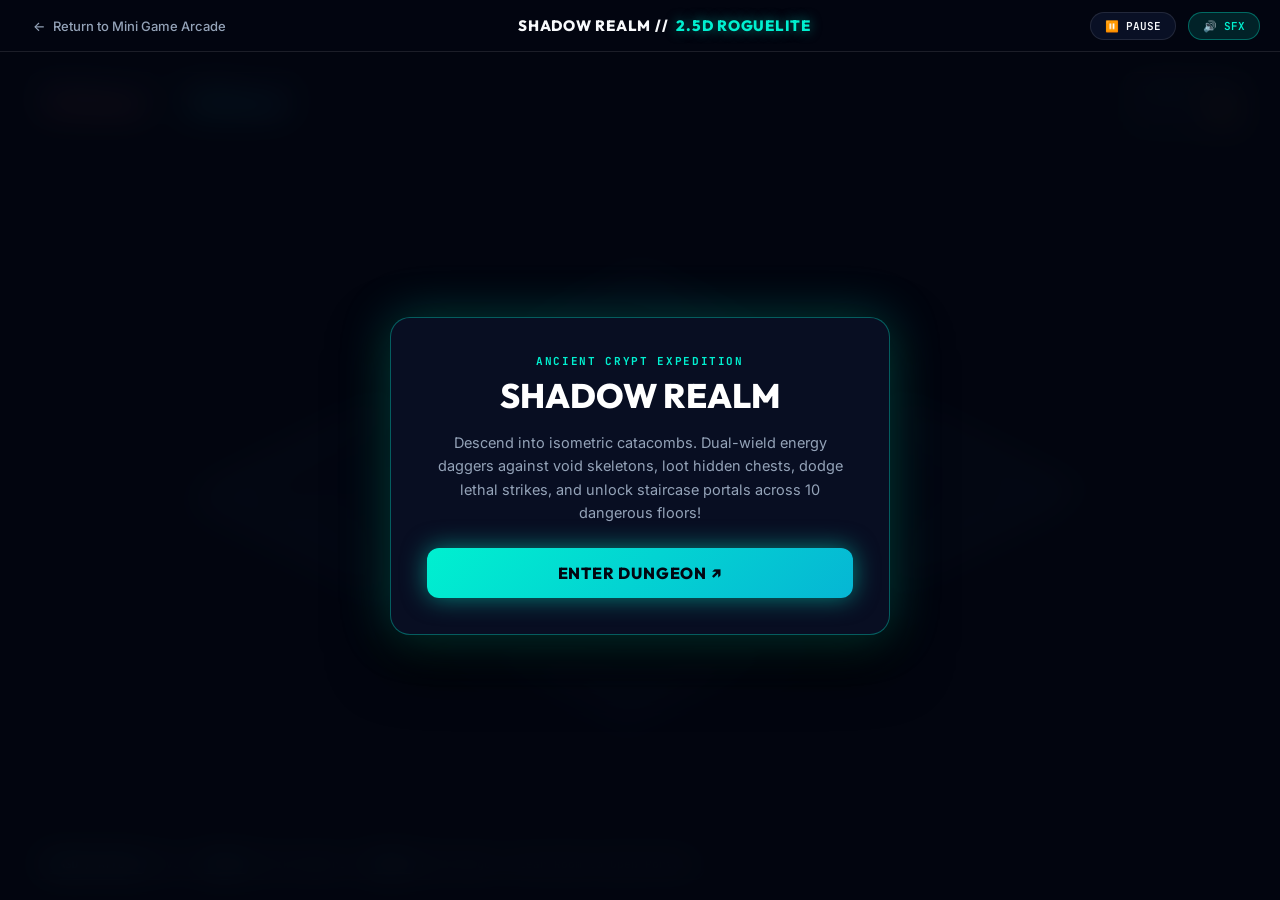
<file: shadow-realm/index.html>
<!DOCTYPE html>
<html lang="en">
<head>
  <meta charset="UTF-8">
  <meta name="viewport" content="width=device-width, initial-scale=1.0, maximum-scale=1.0, user-scalable=no">
  <title>Shadow Realm: 2.5D Isometric Roguelite — Mini Game Arcade</title>
  <meta name="description" content="True 2.5D isometric action roguelite dungeon crawler. Slash skeleton guardians, dodge dash, open treasure chests, and ascend through 10 dungeon floors.">
  <link rel="icon" type="image/x-icon" href="favicon.ico">

  <!-- Google Fonts -->
  <link rel="preconnect" href="https://fonts.googleapis.com">
  <link rel="preconnect" href="https://fonts.gstatic.com" crossorigin>
  <link href="https://fonts.googleapis.com/css2?family=Inter:wght@400;500;600;700&family=JetBrains+Mono:wght@500;700&family=Outfit:wght@600;700;800;900&display=swap" rel="stylesheet">

  <link rel="stylesheet" href="style.css">
  <!-- Google AdSense Verification Tag -->
  <script async src="https://pagead2.googlesyndication.com/pagead/js/adsbygoogle.js?client=ca-pub-3994203957356254"
     crossorigin="anonymous"></script>
</head>
<body>

  <!-- Top Navigation Header -->
  <header class="top-nav">
    <a class="back-link" href="../">
      <span aria-hidden="true">←</span>
      <span>Return to Mini Game Arcade</span>
    </a>

    <div class="title-badge">
      <span>SHADOW REALM //</span>
      <span class="highlight">2.5D ROGUELITE</span>
    </div>

    <div class="nav-actions">
      <button class="btn-pill" id="pauseBtn">⏸️ PAUSE</button>
      <button class="btn-pill active" id="sfxBtn">🔊 SFX</button>
    </div>
  </header>

  <!-- Main Game Arena -->
  <main class="arena-wrapper">
    <canvas id="gameCanvas"></canvas>

    <!-- In-Game HUD -->
    <div class="hud-layer">
      <div class="hud-top">
        <div class="hero-stats-panel">
          <div class="stat-bar-box">
            <div class="stat-bar-label">VITALITY</div>
            <div class="stat-bar-track">
              <div class="hp-fill" id="hpBar"></div>
            </div>
          </div>

          <div class="stat-bar-box">
            <div class="stat-bar-label">STAMINA</div>
            <div class="stat-bar-track">
              <div class="stamina-fill" id="staminaBar"></div>
            </div>
          </div>
        </div>

        <div class="floor-badge">
          <div class="stat-bar-label">DUNGEON DEPTH</div>
          <div class="floor-val" id="floorVal">F1</div>
        </div>
      </div>

      <div class="hud-bottom">
        <div class="controls-hint">
          <kbd>WASD / Arrows</kbd> Move · <kbd>Space</kbd> Slash Daggers · <kbd>Shift</kbd> Dash Dodge · Clear Room to Open Portal
        </div>
      </div>
    </div>

    <!-- Mobile Touch Controls -->
    <div class="mobile-controls">
      <button class="touch-btn" id="touchLeft">◀</button>
      <button class="touch-btn" id="touchRight">▶</button>
      <button class="touch-btn" id="touchAttack" style="border-color:var(--cyan)">⚔️</button>
      <button class="touch-btn" id="touchDash" style="border-color:var(--purple)">💨</button>
    </div>

    <!-- Start Modal -->
    <div class="modal-overlay open" id="menuModal">
      <div class="modal-dialog">
        <div class="modal-tag">ANCIENT CRYPT EXPEDITION</div>
        <h1 class="modal-title">SHADOW REALM</h1>
        <p class="modal-desc">
          Descend into isometric catacombs. Dual-wield energy daggers against void skeletons,
          loot hidden chests, dodge lethal strikes, and unlock staircase portals across 10 dangerous floors!
        </p>
        <button class="btn-shadow-primary" id="startCrawlerBtn">ENTER DUNGEON ↗</button>
      </div>
    </div>

    <!-- Floor Clear Modal -->
    <div class="modal-overlay" id="floorClearModal">
      <div class="modal-dialog">
        <div class="modal-tag">CHAMBER PURIFIED</div>
        <h2 class="modal-title">PORTAL ACTIVE!</h2>
        <p class="modal-desc">All guardians vanquished. Step forward to descend deeper into the crypt.</p>
        <button class="btn-shadow-primary" id="nextFloorBtn">DESCEND TO NEXT FLOOR ↗</button>
      </div>
    </div>

    <!-- Game Over Modal -->
    <div class="modal-overlay" id="gameOverModal">
      <div class="modal-dialog">
        <div class="modal-tag">FALLEN IN SHADOWS</div>
        <h2 class="modal-title">DEFEATED</h2>
        <p class="modal-desc">Your light was extinguished by the void guardians. Will you rise again?</p>
        <button class="btn-shadow-primary" id="retryBtn">TRY AGAIN ↗</button>
      </div>
    </div>

    <!-- Pause Modal -->
    <div class="modal-overlay" id="pauseModal">
      <div class="modal-dialog">
        <div class="modal-tag">CHAMBER FROZEN</div>
        <h2 class="modal-title">DUNGEON PAUSED</h2>
        <p class="modal-desc">The catacombs are suspended. Catch your breath, rogue.</p>
        <div style="display:flex;gap:12px">
          <button class="btn-shadow-primary" id="resumeBtn" style="flex:1">RESUME ↗</button>
          <button class="btn-pill" id="pauseRestartBtn" style="padding:14px 20px;border-radius:12px;font-size:13px">RESTART</button>
        </div>
      </div>
    </div>

  </main>

  <script src="game.js"></script>
</body>
</html>
</file>
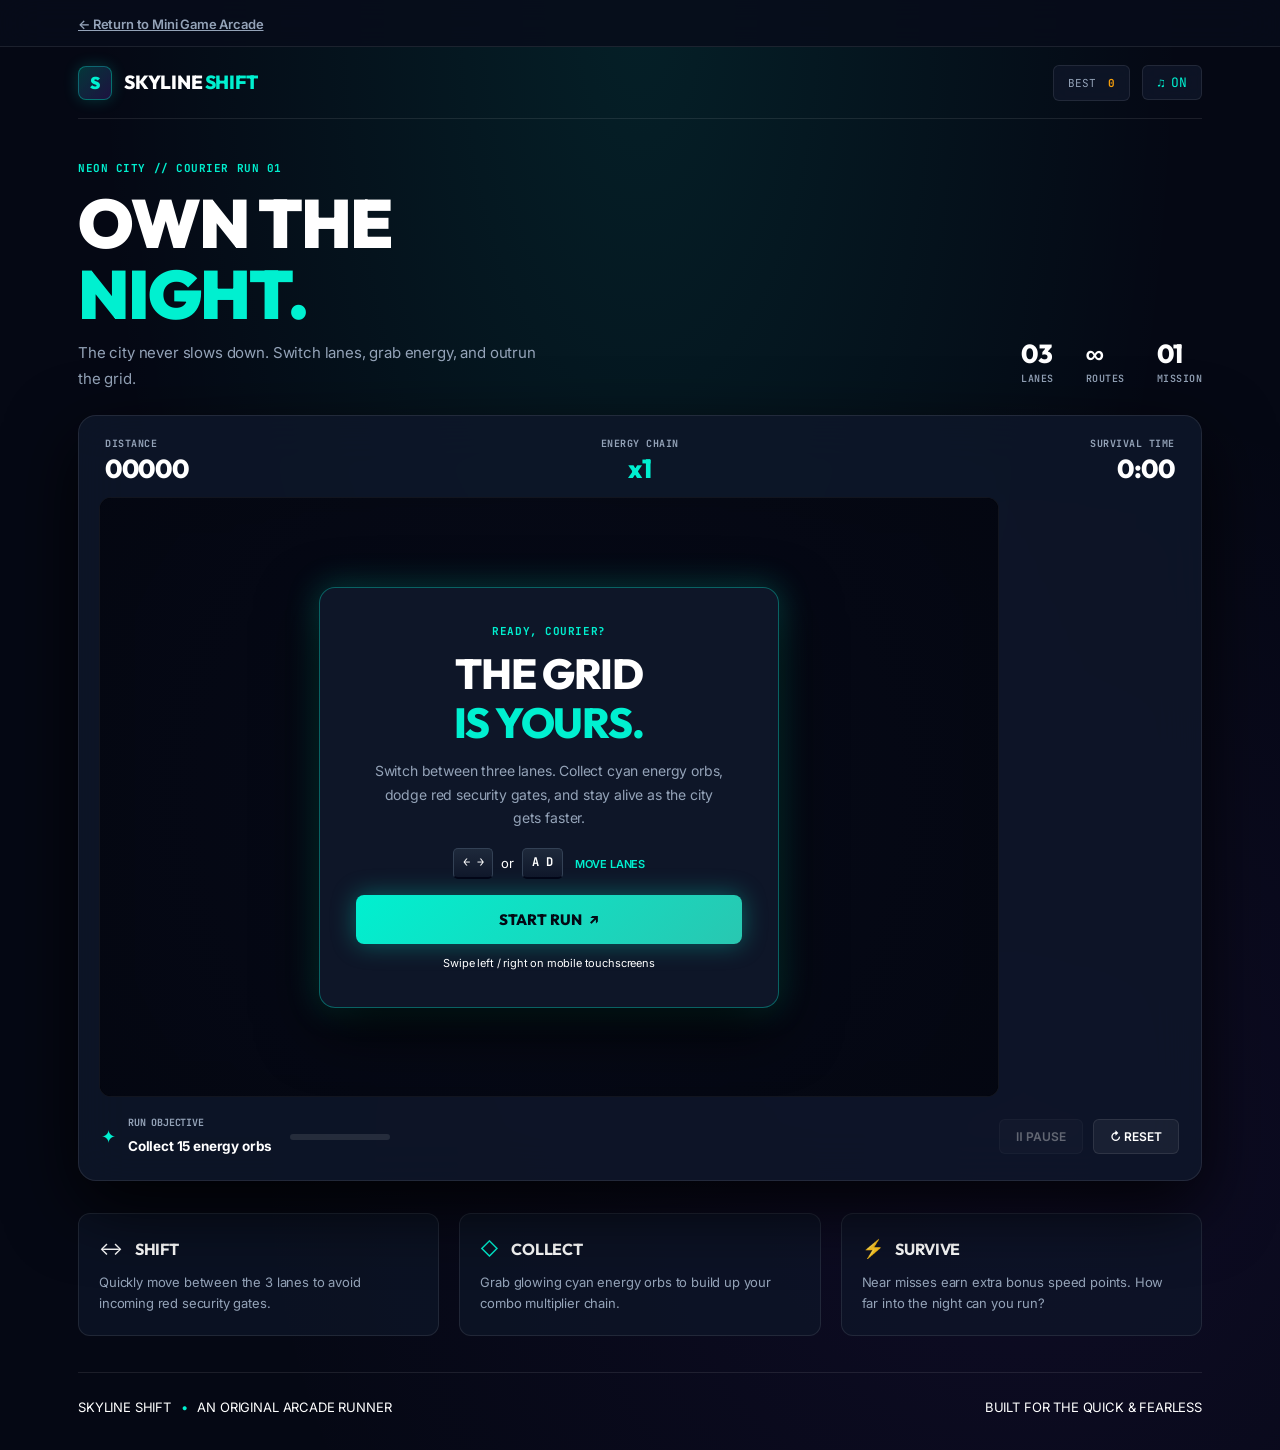
<file: skyline-shift/index.html>
<!doctype html>
<html lang="en">
<head>
  <meta charset="UTF-8">
  <meta name="viewport" content="width=device-width, initial-scale=1, maximum-scale=1, user-scalable=no">
  <meta name="theme-color" content="#05070e">
  <meta name="description" content="Skyline Shift — a fast neon courier arcade game.">
  <title>SKYLINE SHIFT — Neon Courier · Mini Game Arcade</title>
  <link rel="icon" href="favicon.ico" type="image/x-icon">
  <link rel="stylesheet" href="style.css">
  <!-- Google AdSense Verification Tag -->
  <script async src="https://pagead2.googlesyndication.com/pagead/js/adsbygoogle.js?client=ca-pub-3994203957356254"
     crossorigin="anonymous"></script>
</head>
<body>

<nav class="back-bar" aria-label="Return to arcade">
  <div class="shell-g">
    <a href="../">← Return to Mini Game Arcade</a>
  </div>
</nav>

<div class="shell">
  <header class="topbar">
    <a class="brand" href="#" aria-label="Skyline Shift home">
      <span class="brand-mark">S</span>
      <span>SKYLINE<span class="brand-light">SHIFT</span></span>
    </a>
    <div class="top-actions">
      <span class="best-pill">BEST <b id="bestTop">0</b></span>
      <button id="soundBtn" class="icon-btn" aria-label="Toggle sound">♫ <span>ON</span></button>
    </div>
  </header>

  <main>
    <section class="intro">
      <div>
        <p class="eyebrow">NEON CITY // COURIER RUN 01</p>
        <h1>OWN THE<br><em>NIGHT.</em></h1>
        <p class="sub">The city never slows down. Switch lanes, grab energy, and outrun the grid.</p>
      </div>
      <div class="hero-stats">
        <div><b>03</b><span>LANES</span></div>
        <div><b>∞</b><span>ROUTES</span></div>
        <div><b>01</b><span>MISSION</span></div>
      </div>
    </section>

    <section class="game-wrap">
      <div class="hud">
        <div>
          <small>DISTANCE</small>
          <strong id="score">00000</strong>
        </div>
        <div class="hud-center">
          <small>ENERGY CHAIN</small>
          <strong id="combo">x1</strong>
        </div>
        <div class="hud-right">
          <small>SURVIVAL TIME</small>
          <strong id="time">0:00</strong>
        </div>
      </div>

      <div class="canvas-frame">
        <canvas id="game" width="900" height="600" aria-label="Skyline Shift game area"></canvas>
        <div id="overlay" class="overlay">
          <div class="overlay-card">
            <div class="mini-label" id="overTag">READY, COURIER?</div>
            <h2 id="overTitle">THE GRID<br><em>IS YOURS.</em></h2>
            <p id="overText">Switch between three lanes. Collect cyan energy orbs, dodge red security gates, and stay alive as the city gets faster.</p>
            <div class="control-hint">
              <span>← →</span> or <span>A D</span>
              <small>MOVE LANES</small>
            </div>
            <button id="mainBtn" class="play-btn">START RUN <b>↗</b></button>
            <p class="tiny">Swipe left / right on mobile touchscreens</p>
          </div>
        </div>
        <div id="pauseTag" class="pause-tag" hidden>PAUSED</div>
      </div>

      <div class="game-bottom">
        <div class="mission">
          <span class="mission-icon">✦</span>
          <div>
            <small>RUN OBJECTIVE</small>
            <b id="missionText">Collect 15 energy orbs</b>
          </div>
          <div class="progress">
            <i id="missionProgress"></i>
          </div>
        </div>
        <div class="game-actions">
          <button id="pauseBtn" class="secondary" disabled>Ⅱ PAUSE</button>
          <button id="restartBtn" class="secondary">↻ RESET</button>
        </div>
      </div>
    </section>

    <section class="tips">
      <div>
        <span class="tip-icon">↔</span>
        <b>SHIFT</b>
        <p>Quickly move between the 3 lanes to avoid incoming red security gates.</p>
      </div>
      <div>
        <span class="tip-icon cyan">◇</span>
        <b>COLLECT</b>
        <p>Grab glowing cyan energy orbs to build up your combo multiplier chain.</p>
      </div>
      <div>
        <span class="tip-icon pink">⚡</span>
        <b>SURVIVE</b>
        <p>Near misses earn extra bonus speed points. How far into the night can you run?</p>
      </div>
    </section>
  </main>

  <footer>
    <span>SKYLINE SHIFT <i>•</i> AN ORIGINAL ARCADE RUNNER</span>
    <span>BUILT FOR THE QUICK & FEARLESS</span>
  </footer>
</div>

<script src="game.js"></script>
</body>
</html>
</file>
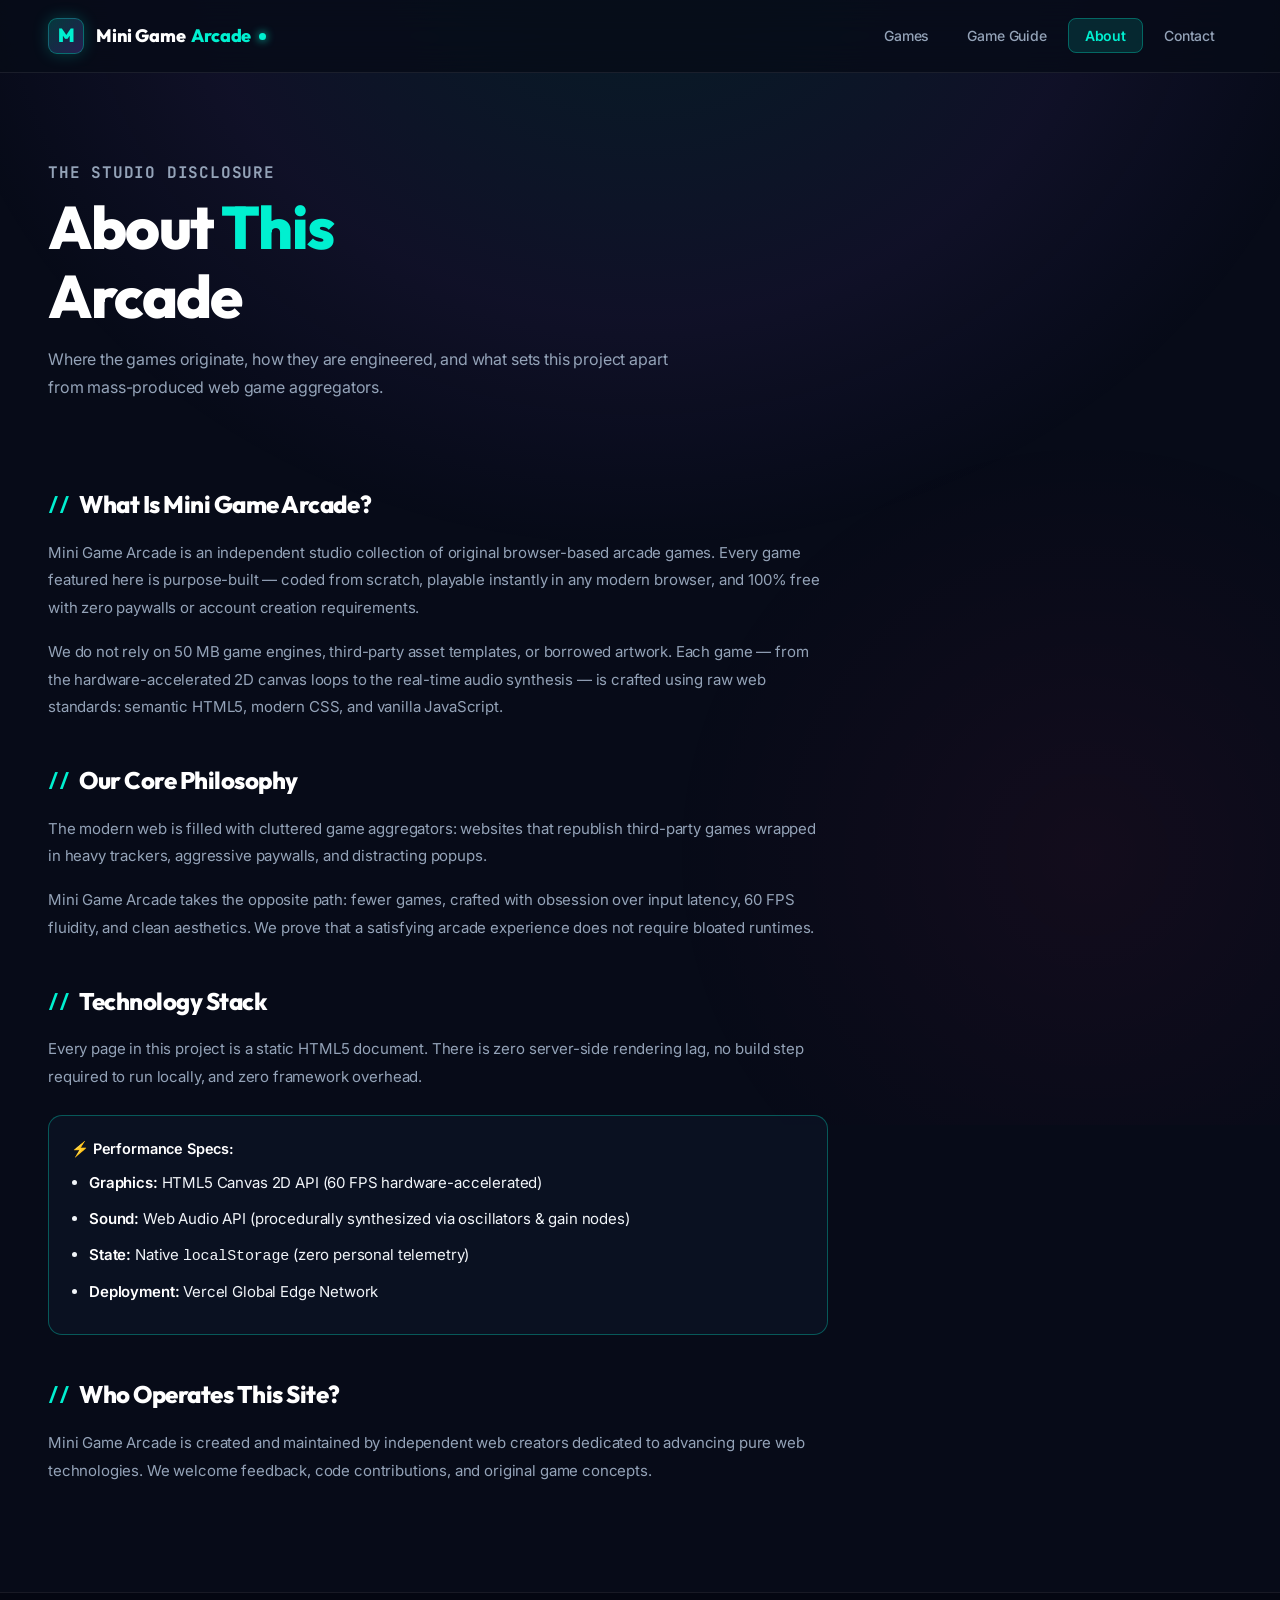
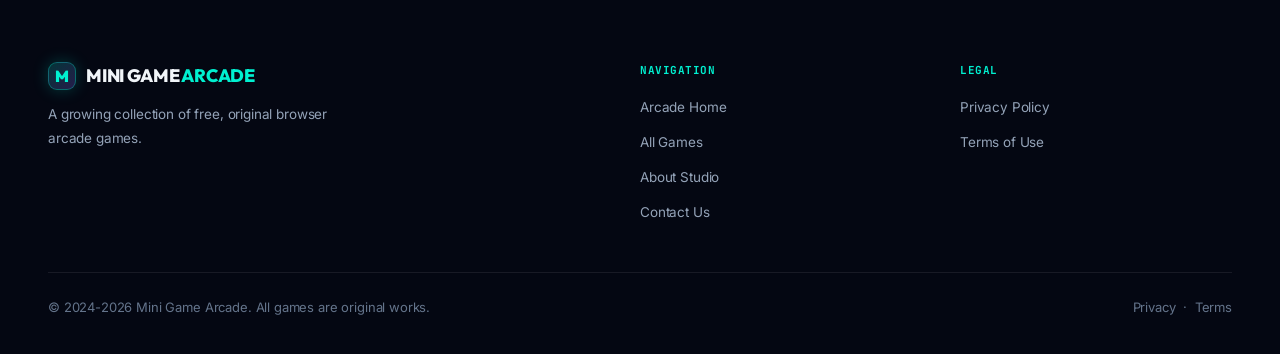
<file: about.html>
<!doctype html>
<html lang="en">
<head>
  <meta charset="UTF-8">
  <meta name="viewport" content="width=device-width, initial-scale=1, maximum-scale=5">
  <meta name="theme-color" content="#05070e">
  <meta name="description" content="About Mini Game Arcade — original browser games built with no frameworks, no ads, and no nonsense.">
  <title>About The Studio — Mini Game Arcade</title>
  <link rel="icon" href="favicon.ico" type="image/x-icon">
  <link rel="stylesheet" href="arcade.css">
  <!-- Google AdSense Verification Tag -->
  <script async src="https://pagead2.googlesyndication.com/pagead/js/adsbygoogle.js?client=ca-pub-3994203957356254"
     crossorigin="anonymous"></script>
</head>
<body>

<canvas id="ambientCanvas" aria-hidden="true"></canvas>
<a class="skip-link" href="#main">Skip to main content</a>

<!-- ═══════════════════════════ HEADER ═══════════════════════════ -->
<header class="site-header" role="banner">
  <div class="shell">
    <nav class="nav-inner" aria-label="Primary navigation">
      <a class="nav-logo" href="index.html" aria-label="Mini Game Arcade home">
        <div class="logo-icon-wrap" aria-hidden="true">
          <span class="logo-glyph">M</span>
        </div>
        <div class="logo-text">
          <span>Mini Game</span>
          <span class="accent">Arcade</span>
          <span class="nav-live-dot" title="Live Arcade Online"></span>
        </div>
      </a>
      <div class="nav-right-cluster">
        <ul class="nav-links" id="navLinks" role="list">
          <li><a href="index.html#games">Games</a></li>
          <li><a href="index.html#guide">Game Guide</a></li>
          <li><a href="about.html" class="active">About</a></li>
          <li><a href="contact.html">Contact</a></li>
        </ul>
        <button class="nav-toggle" id="navToggle" aria-expanded="false" aria-controls="navLinks" aria-label="Toggle navigation menu">☰</button>
      </div>
    </nav>
  </div>
</header>

<main id="main">
  <div class="shell">

    <header class="page-hero" aria-labelledby="aboutPageHeading">
      <p class="section-eyebrow">THE STUDIO DISCLOSURE</p>
      <h1 id="aboutPageHeading">About <em>This</em><br>Arcade</h1>
      <p>Where the games originate, how they are engineered, and what sets this project apart from mass-produced web game aggregators.</p>
    </header>

    <div class="prose">

      <h2>What Is Mini Game Arcade?</h2>
      <p>
        Mini Game Arcade is an independent studio collection of original browser-based arcade games.
        Every game featured here is purpose-built — coded from scratch, playable instantly in any
        modern browser, and 100% free with zero paywalls or account creation requirements.
      </p>
      <p>
        We do not rely on 50 MB game engines, third-party asset templates, or borrowed artwork.
        Each game — from the hardware-accelerated 2D canvas loops to the real-time audio synthesis — is
        crafted using raw web standards: semantic HTML5, modern CSS, and vanilla JavaScript.
      </p>

      <h2>Our Core Philosophy</h2>
      <p>
        The modern web is filled with cluttered game aggregators: websites that republish third-party
        games wrapped in heavy trackers, aggressive paywalls, and distracting popups.
      </p>
      <p>
        Mini Game Arcade takes the opposite path: fewer games, crafted with obsession over
        input latency, 60 FPS fluidity, and clean aesthetics. We prove that a satisfying arcade
        experience does not require bloated runtimes.
      </p>

      <h2>Technology Stack</h2>
      <p>
        Every page in this project is a static HTML5 document. There is zero server-side rendering lag,
        no build step required to run locally, and zero framework overhead.
      </p>
      <div class="note">
        <strong>⚡ Performance Specs:</strong>
        <ul style="margin: 8px 0 0 18px; color: var(--text-primary)">
          <li><strong>Graphics:</strong> HTML5 Canvas 2D API (60 FPS hardware-accelerated)</li>
          <li><strong>Sound:</strong> Web Audio API (procedurally synthesized via oscillators & gain nodes)</li>
          <li><strong>State:</strong> Native <code>localStorage</code> (zero personal telemetry)</li>
          <li><strong>Deployment:</strong> Vercel Global Edge Network</li>
        </ul>
      </div>

      <h2>Who Operates This Site?</h2>
      <p>
        Mini Game Arcade is created and maintained by independent web creators dedicated to advancing
        pure web technologies. We welcome feedback, code contributions, and original game concepts.
      </p>

    </div>
  </div>
</main>

<!-- ═══════════════════════════ FOOTER ═══════════════════════════ -->
<footer class="site-footer" role="contentinfo">
  <div class="shell">
    <div class="footer-inner">
      <div class="footer-brand">
        <div class="footer-brand-name">
          <div class="logo-icon-wrap" style="width:28px;height:28px" aria-hidden="true">
            <span class="logo-glyph" style="font-size:16px">M</span>
          </div>
          <span>MINI GAME <span style="color:var(--cyan)">ARCADE</span></span>
        </div>
        <p>A growing collection of free, original browser arcade games.</p>
      </div>
      <nav class="footer-col" aria-label="Site pages">
        <h4>Navigation</h4>
        <ul role="list">
          <li><a href="index.html">Arcade Home</a></li>
          <li><a href="index.html#games">All Games</a></li>
          <li><a href="about.html">About Studio</a></li>
          <li><a href="contact.html">Contact Us</a></li>
        </ul>
      </nav>
      <nav class="footer-col" aria-label="Legal pages">
        <h4>Legal</h4>
        <ul role="list">
          <li><a href="privacy.html">Privacy Policy</a></li>
          <li><a href="terms.html">Terms of Use</a></li>
        </ul>
      </nav>
    </div>
    <div class="footer-bottom">
      <span>© 2024-2026 Mini Game Arcade. All games are original works.</span>
      <nav aria-label="Footer Legal">
        <a href="privacy.html">Privacy</a> &nbsp;·&nbsp;
        <a href="terms.html">Terms</a>
      </nav>
    </div>
  </div>
</footer>

<script>
(function() {
  const toggle = document.getElementById('navToggle');
  const links = document.getElementById('navLinks');
  if (toggle && links) {
    toggle.addEventListener('click', () => {
      links.classList.toggle('open');
    });
  }
})();
</script>
</body>
</html>
</file>
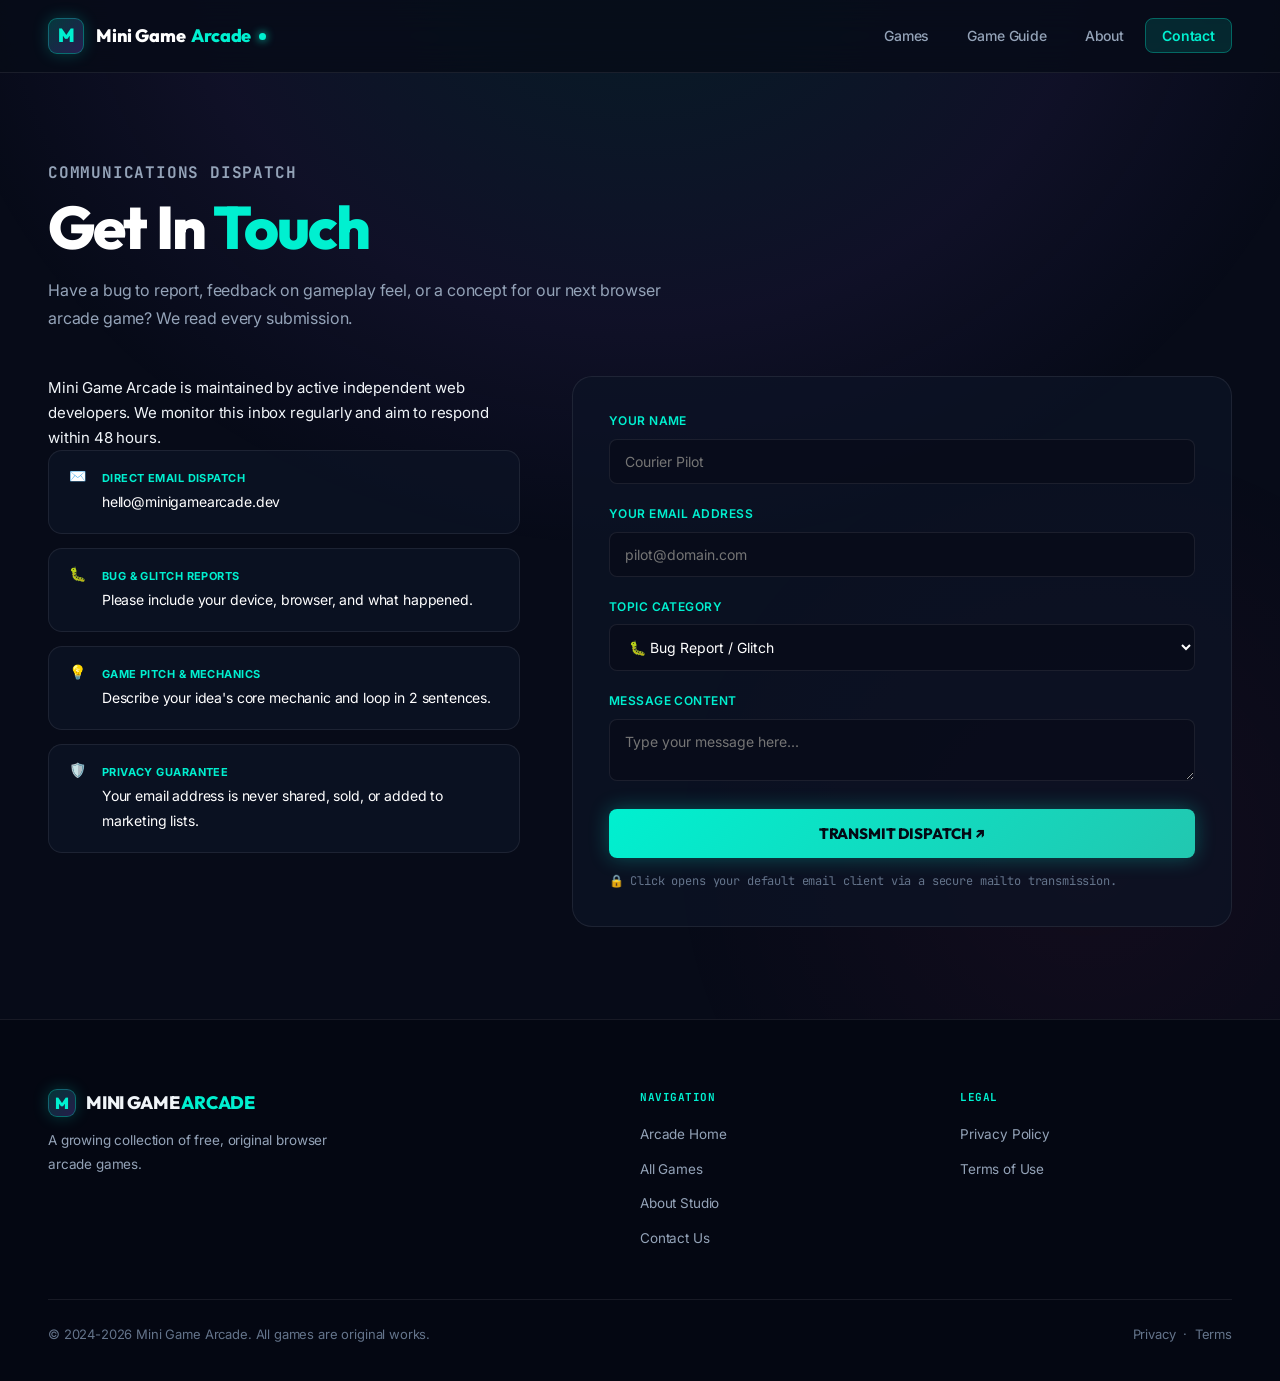
<file: contact.html>
<!doctype html>
<html lang="en">
<head>
  <meta charset="UTF-8">
  <meta name="viewport" content="width=device-width, initial-scale=1, maximum-scale=5">
  <meta name="theme-color" content="#05070e">
  <meta name="description" content="Contact Mini Game Arcade — share feedback, bug reports, or ideas for new games.">
  <title>Contact Studio — Mini Game Arcade</title>
  <link rel="icon" href="favicon.ico" type="image/x-icon">
  <link rel="stylesheet" href="arcade.css">
  <!-- Google AdSense Verification Tag -->
  <script async src="https://pagead2.googlesyndication.com/pagead/js/adsbygoogle.js?client=ca-pub-3994203957356254"
     crossorigin="anonymous"></script>
</head>
<body>

<canvas id="ambientCanvas" aria-hidden="true"></canvas>
<a class="skip-link" href="#main">Skip to main content</a>

<!-- ═══════════════════════════ HEADER ═══════════════════════════ -->
<header class="site-header" role="banner">
  <div class="shell">
    <nav class="nav-inner" aria-label="Primary navigation">
      <a class="nav-logo" href="index.html" aria-label="Mini Game Arcade home">
        <div class="logo-icon-wrap" aria-hidden="true">
          <span class="logo-glyph">M</span>
        </div>
        <div class="logo-text">
          <span>Mini Game</span>
          <span class="accent">Arcade</span>
          <span class="nav-live-dot" title="Live Arcade Online"></span>
        </div>
      </a>
      <div class="nav-right-cluster">
        <ul class="nav-links" id="navLinks" role="list">
          <li><a href="index.html#games">Games</a></li>
          <li><a href="index.html#guide">Game Guide</a></li>
          <li><a href="about.html">About</a></li>
          <li><a href="contact.html" class="active">Contact</a></li>
        </ul>
        <button class="nav-toggle" id="navToggle" aria-expanded="false" aria-controls="navLinks" aria-label="Toggle navigation menu">☰</button>
      </div>
    </nav>
  </div>
</header>

<main id="main">
  <div class="shell">
    
    <header class="page-hero" aria-labelledby="contactPageHeading">
      <p class="section-eyebrow">COMMUNICATIONS DISPATCH</p>
      <h1 id="contactPageHeading">Get In <em>Touch</em></h1>
      <p>Have a bug to report, feedback on gameplay feel, or a concept for our next browser arcade game? We read every submission.</p>
    </header>

    <div class="contact-grid">

      <!-- Left Column: Studio Information Cards -->
      <div>
        <p class="contact-info-intro">
          Mini Game Arcade is maintained by active independent web developers. We monitor this inbox
          regularly and aim to respond within 48 hours.
        </p>

        <div class="contact-card">
          <span class="contact-card-icon" aria-hidden="true">✉️</span>
          <div>
            <small>Direct Email Dispatch</small>
            <span>hello@minigamearcade.dev</span>
          </div>
        </div>

        <div class="contact-card">
          <span class="contact-card-icon" aria-hidden="true">🐛</span>
          <div>
            <small>Bug & Glitch Reports</small>
            <span>Please include your device, browser, and what happened.</span>
          </div>
        </div>

        <div class="contact-card">
          <span class="contact-card-icon" aria-hidden="true">💡</span>
          <div>
            <small>Game Pitch & Mechanics</small>
            <span>Describe your idea's core mechanic and loop in 2 sentences.</span>
          </div>
        </div>

        <div class="contact-card">
          <span class="contact-card-icon" aria-hidden="true">🛡️</span>
          <div>
            <small>Privacy Guarantee</small>
            <span>Your email address is never shared, sold, or added to marketing lists.</span>
          </div>
        </div>
      </div>

      <!-- Right Column: Interactive Contact Form -->
      <div class="form-box">
        <form id="contactForm" novalidate aria-label="Arcade Contact Form">
          
          <div class="form-group">
            <label for="cf-name">Your Name</label>
            <input type="text" id="cf-name" name="name" autocomplete="name" placeholder="Courier Pilot" required>
          </div>

          <div class="form-group">
            <label for="cf-email">Your Email Address</label>
            <input type="email" id="cf-email" name="email" autocomplete="email" placeholder="pilot@domain.com" required>
          </div>

          <div class="form-group">
            <label for="cf-subject">Topic Category</label>
            <select id="cf-subject" name="subject">
              <option value="Bug Report">🐛 Bug Report / Glitch</option>
              <option value="Gameplay Feedback">🎮 Gameplay Feedback & Tuning</option>
              <option value="New Game Idea">💡 New Game Idea Pitch</option>
              <option value="General Inquiry">💬 General Inquiry / Studio Hello</option>
            </select>
          </div>

          <div class="form-group">
            <label for="cf-msg">Message Content</label>
            <textarea id="cf-msg" name="message" placeholder="Type your message here..." required></textarea>
          </div>

          <button type="submit" class="form-submit" id="submitBtn">
            <span>TRANSMIT DISPATCH ↗</span>
          </button>

          <p class="form-note" style="color:var(--text-dim);font-size:12px;margin-top:14px;font-family:var(--font-mono)">
            🔒 Click opens your default email client via a secure mailto transmission.
          </p>

          <div id="formFeedback" style="display:none;margin-top:16px;padding:14px 18px;border-radius:8px;background:rgba(0,245,212,0.12);border:1px solid var(--border-cyan);color:var(--cyan);font-family:var(--font-mono);font-size:12px">
            ✓ Dispatch generated! Opening your mail client now...
          </div>

        </form>
      </div>

    </div>
  </div>
</main>

<!-- ═══════════════════════════ FOOTER ═══════════════════════════ -->
<footer class="site-footer" role="contentinfo">
  <div class="shell">
    <div class="footer-inner">
      <div class="footer-brand">
        <div class="footer-brand-name">
          <div class="logo-icon-wrap" style="width:28px;height:28px" aria-hidden="true">
            <span class="logo-glyph" style="font-size:16px">M</span>
          </div>
          <span>MINI GAME <span style="color:var(--cyan)">ARCADE</span></span>
        </div>
        <p>A growing collection of free, original browser arcade games.</p>
      </div>
      <nav class="footer-col" aria-label="Site pages">
        <h4>Navigation</h4>
        <ul role="list">
          <li><a href="index.html">Arcade Home</a></li>
          <li><a href="index.html#games">All Games</a></li>
          <li><a href="about.html">About Studio</a></li>
          <li><a href="contact.html">Contact Us</a></li>
        </ul>
      </nav>
      <nav class="footer-col" aria-label="Legal pages">
        <h4>Legal</h4>
        <ul role="list">
          <li><a href="privacy.html">Privacy Policy</a></li>
          <li><a href="terms.html">Terms of Use</a></li>
        </ul>
      </nav>
    </div>
    <div class="footer-bottom">
      <span>© 2024-2026 Mini Game Arcade. All games are original works.</span>
      <nav aria-label="Footer Legal">
        <a href="privacy.html">Privacy</a> &nbsp;·&nbsp;
        <a href="terms.html">Terms</a>
      </nav>
    </div>
  </div>
</footer>

<script>
(function() {
  const form = document.getElementById('contactForm');
  const feedback = document.getElementById('formFeedback');
  const toggle = document.getElementById('navToggle');
  const links = document.getElementById('navLinks');

  if (toggle && links) {
    toggle.addEventListener('click', () => links.classList.toggle('open'));
  }

  if (form) {
    form.addEventListener('submit', function(e) {
      e.preventDefault();
      const name = document.getElementById('cf-name').value.trim();
      const email = document.getElementById('cf-email').value.trim();
      const subject = document.getElementById('cf-subject').value;
      const msg = document.getElementById('cf-msg').value.trim();

      if (!name || !msg) {
        alert('Please provide your name and a brief message.');
        return;
      }

      const body = encodeURIComponent(`From: ${name} (${email})\nTopic: ${subject}\n\nMessage:\n${msg}`);
      const mailtoUrl = `mailto:hello@minigamearcade.dev?subject=${encodeURIComponent('[Arcade Contact] ' + subject)}&body=${body}`;
      
      if (feedback) feedback.style.display = 'block';
      window.location.href = mailtoUrl;
    });
  }
})();
</script>
</body>
</html>
</file>
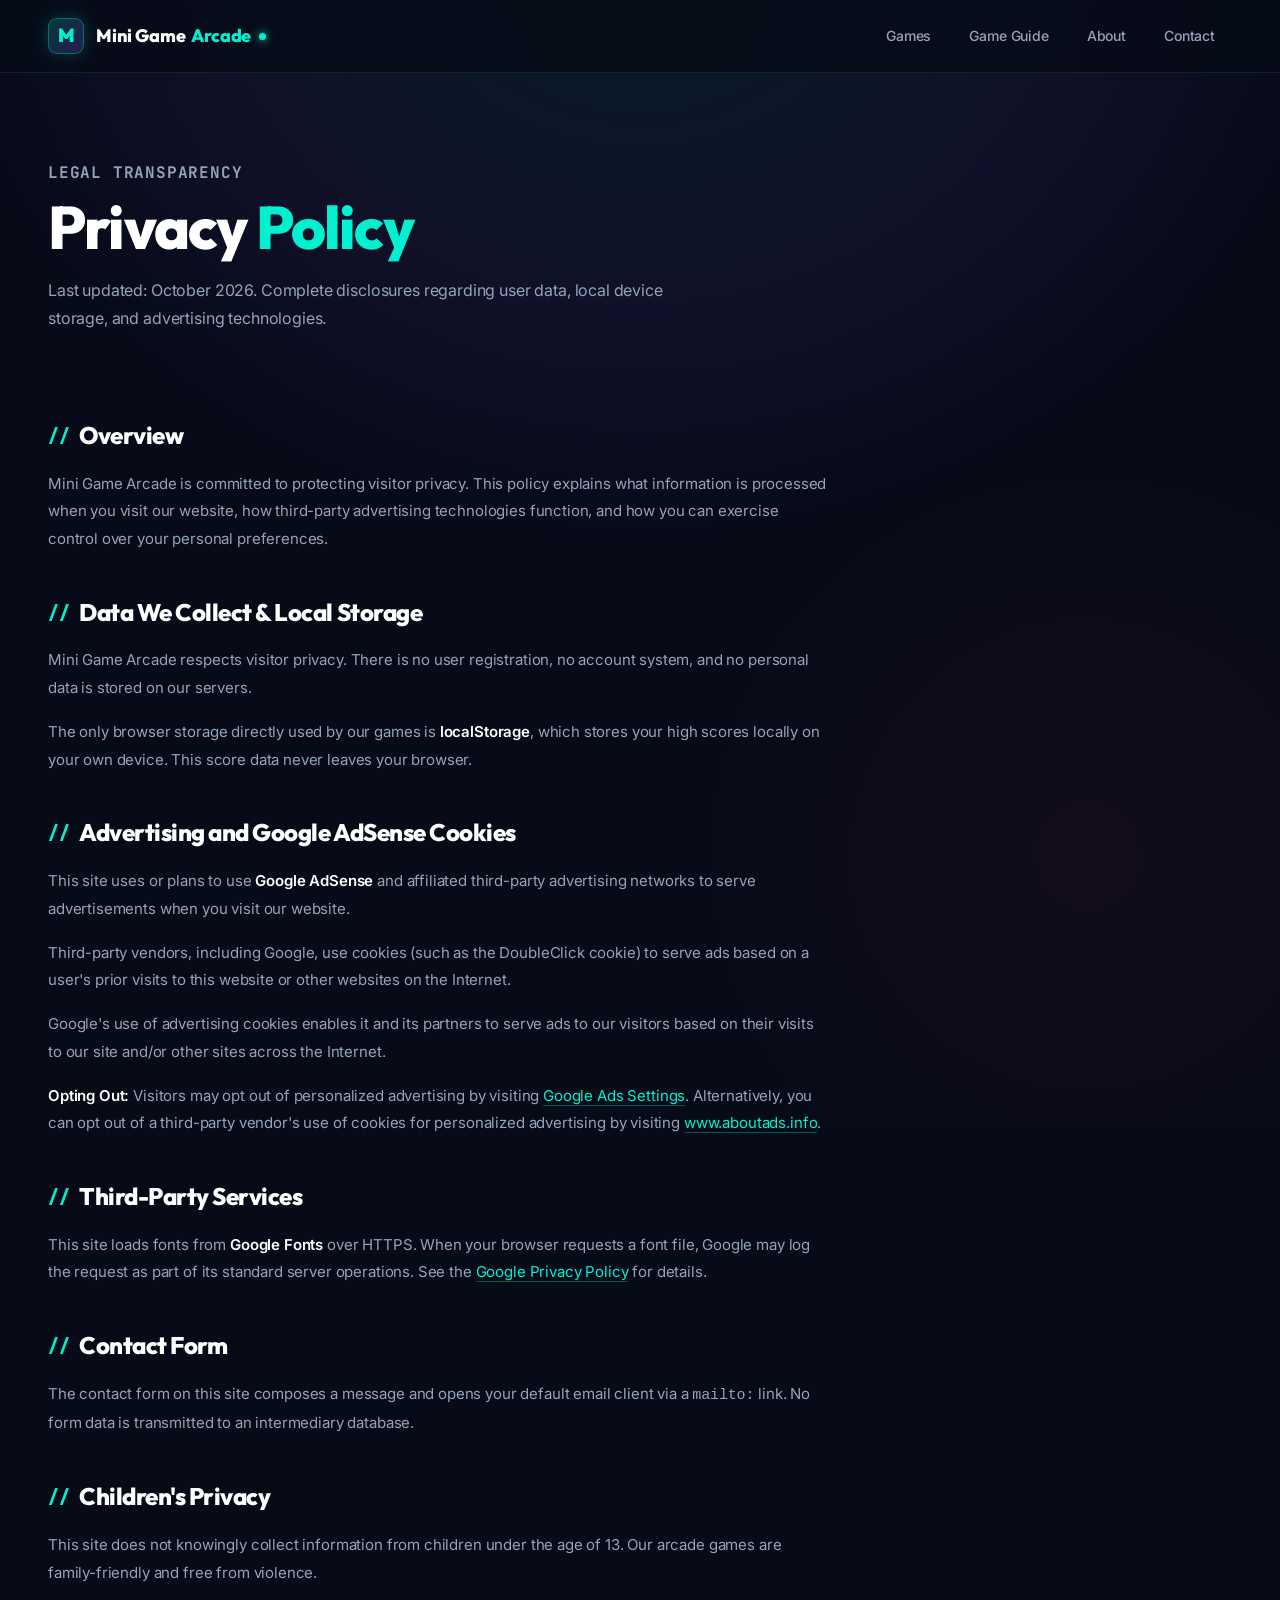
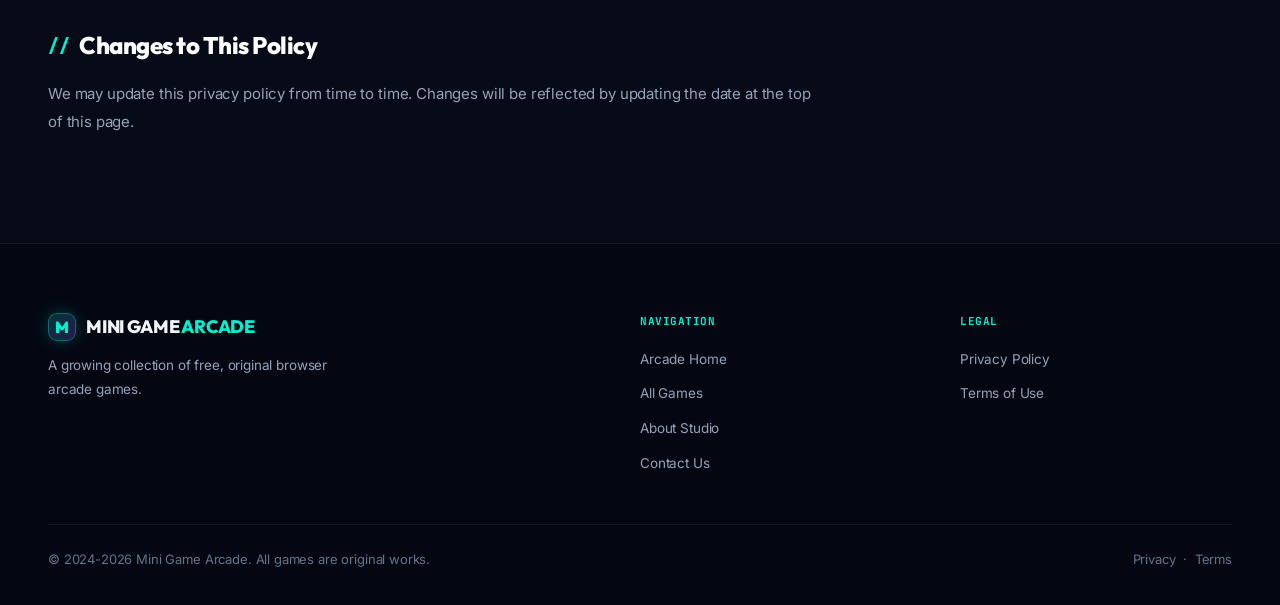
<file: privacy.html>
<!doctype html>
<html lang="en">
<head>
  <meta charset="UTF-8">
  <meta name="viewport" content="width=device-width, initial-scale=1, maximum-scale=5">
  <meta name="theme-color" content="#05070e">
  <meta name="description" content="Privacy Policy for Mini Game Arcade — comprehensive disclosures regarding local storage, advertising cookies, and visitor data.">
  <title>Privacy Policy — Mini Game Arcade</title>
  <link rel="icon" href="favicon.ico" type="image/x-icon">
  <link rel="stylesheet" href="arcade.css">
  <!-- Google AdSense Verification Tag -->
  <script async src="https://pagead2.googlesyndication.com/pagead/js/adsbygoogle.js?client=ca-pub-3994203957356254"
     crossorigin="anonymous"></script>
</head>
<body>

<canvas id="ambientCanvas" aria-hidden="true"></canvas>
<a class="skip-link" href="#main">Skip to main content</a>

<!-- ═══════════════════════════ HEADER ═══════════════════════════ -->
<header class="site-header" role="banner">
  <div class="shell">
    <nav class="nav-inner" aria-label="Primary navigation">
      <a class="nav-logo" href="index.html" aria-label="Mini Game Arcade home">
        <div class="logo-icon-wrap" aria-hidden="true">
          <span class="logo-glyph">M</span>
        </div>
        <div class="logo-text">
          <span>Mini Game</span>
          <span class="accent">Arcade</span>
          <span class="nav-live-dot" title="Live Arcade Online"></span>
        </div>
      </a>
      <div class="nav-right-cluster">
        <ul class="nav-links" id="navLinks" role="list">
          <li><a href="index.html#games">Games</a></li>
          <li><a href="index.html#guide">Game Guide</a></li>
          <li><a href="about.html">About</a></li>
          <li><a href="contact.html">Contact</a></li>
        </ul>
        <button class="nav-toggle" id="navToggle" aria-expanded="false" aria-controls="navLinks" aria-label="Toggle navigation menu">☰</button>
      </div>
    </nav>
  </div>
</header>

<main id="main">
  <div class="shell">
    <header class="page-hero" aria-labelledby="privacyHeading">
      <p class="section-eyebrow">LEGAL TRANSPARENCY</p>
      <h1 id="privacyHeading">Privacy <em>Policy</em></h1>
      <p>Last updated: October 2026. Complete disclosures regarding user data, local device storage, and advertising technologies.</p>
    </header>

    <div class="prose">

      <h2>Overview</h2>
      <p>
        Mini Game Arcade is committed to protecting visitor privacy. This policy explains
        what information is processed when you visit our website, how third-party advertising
        technologies function, and how you can exercise control over your personal preferences.
      </p>

      <h2>Data We Collect & Local Storage</h2>
      <p>
        Mini Game Arcade respects visitor privacy. There is no user registration, no account system,
        and no personal data is stored on our servers.
      </p>
      <p>
        The only browser storage directly used by our games is <strong>localStorage</strong>,
        which stores your high scores locally on your own device. This score data never leaves
        your browser.
      </p>

      <h2>Advertising and Google AdSense Cookies</h2>
      <p>
        This site uses or plans to use <strong>Google AdSense</strong> and affiliated third-party
        advertising networks to serve advertisements when you visit our website.
      </p>
      <p>
        Third-party vendors, including Google, use cookies (such as the DoubleClick cookie) to
        serve ads based on a user's prior visits to this website or other websites on the Internet.
      </p>
      <p>
        Google's use of advertising cookies enables it and its partners to serve ads to our visitors
        based on their visits to our site and/or other sites across the Internet.
      </p>
      <p>
        <strong>Opting Out:</strong> Visitors may opt out of personalized advertising by visiting
        <a href="https://adssettings.google.com" target="_blank" rel="noopener noreferrer">Google Ads Settings</a>.
        Alternatively, you can opt out of a third-party vendor's use of cookies for personalized
        advertising by visiting <a href="https://www.aboutads.info" target="_blank" rel="noopener noreferrer">www.aboutads.info</a>.
      </p>

      <h2>Third-Party Services</h2>
      <p>
        This site loads fonts from <strong>Google Fonts</strong> over HTTPS. When your
        browser requests a font file, Google may log the request as part of its standard
        server operations. See the
        <a href="https://policies.google.com/privacy" target="_blank" rel="noopener noreferrer">Google Privacy Policy</a>
        for details.
      </p>

      <h2>Contact Form</h2>
      <p>
        The contact form on this site composes a message and opens your default email client
        via a <code>mailto:</code> link. No form data is transmitted to an intermediary database.
      </p>

      <h2>Children's Privacy</h2>
      <p>
        This site does not knowingly collect information from children under the age of 13.
        Our arcade games are family-friendly and free from violence.
      </p>

      <h2>Changes to This Policy</h2>
      <p>
        We may update this privacy policy from time to time. Changes will be reflected by
        updating the date at the top of this page.
      </p>

    </div>
  </div>
</main>

<!-- ═══════════════════════════ FOOTER ═══════════════════════════ -->
<footer class="site-footer" role="contentinfo">
  <div class="shell">
    <div class="footer-inner">
      <div class="footer-brand">
        <div class="footer-brand-name">
          <div class="logo-icon-wrap" style="width:28px;height:28px" aria-hidden="true">
            <span class="logo-glyph" style="font-size:16px">M</span>
          </div>
          <span>MINI GAME <span style="color:var(--cyan)">ARCADE</span></span>
        </div>
        <p>A growing collection of free, original browser arcade games.</p>
      </div>
      <nav class="footer-col" aria-label="Site pages">
        <h4>Navigation</h4>
        <ul role="list">
          <li><a href="index.html">Arcade Home</a></li>
          <li><a href="index.html#games">All Games</a></li>
          <li><a href="about.html">About Studio</a></li>
          <li><a href="contact.html">Contact Us</a></li>
        </ul>
      </nav>
      <nav class="footer-col" aria-label="Legal pages">
        <h4>Legal</h4>
        <ul role="list">
          <li><a href="privacy.html">Privacy Policy</a></li>
          <li><a href="terms.html">Terms of Use</a></li>
        </ul>
      </nav>
    </div>
    <div class="footer-bottom">
      <span>© 2024-2026 Mini Game Arcade. All games are original works.</span>
      <nav aria-label="Footer Legal">
        <a href="privacy.html">Privacy</a> &nbsp;·&nbsp;
        <a href="terms.html">Terms</a>
      </nav>
    </div>
  </div>
</footer>

<script>
(function() {
  const toggle = document.getElementById('navToggle');
  const links = document.getElementById('navLinks');
  if (toggle && links) {
    toggle.addEventListener('click', () => links.classList.toggle('open'));
  }
})();
</script>
</body>
</html>
</file>
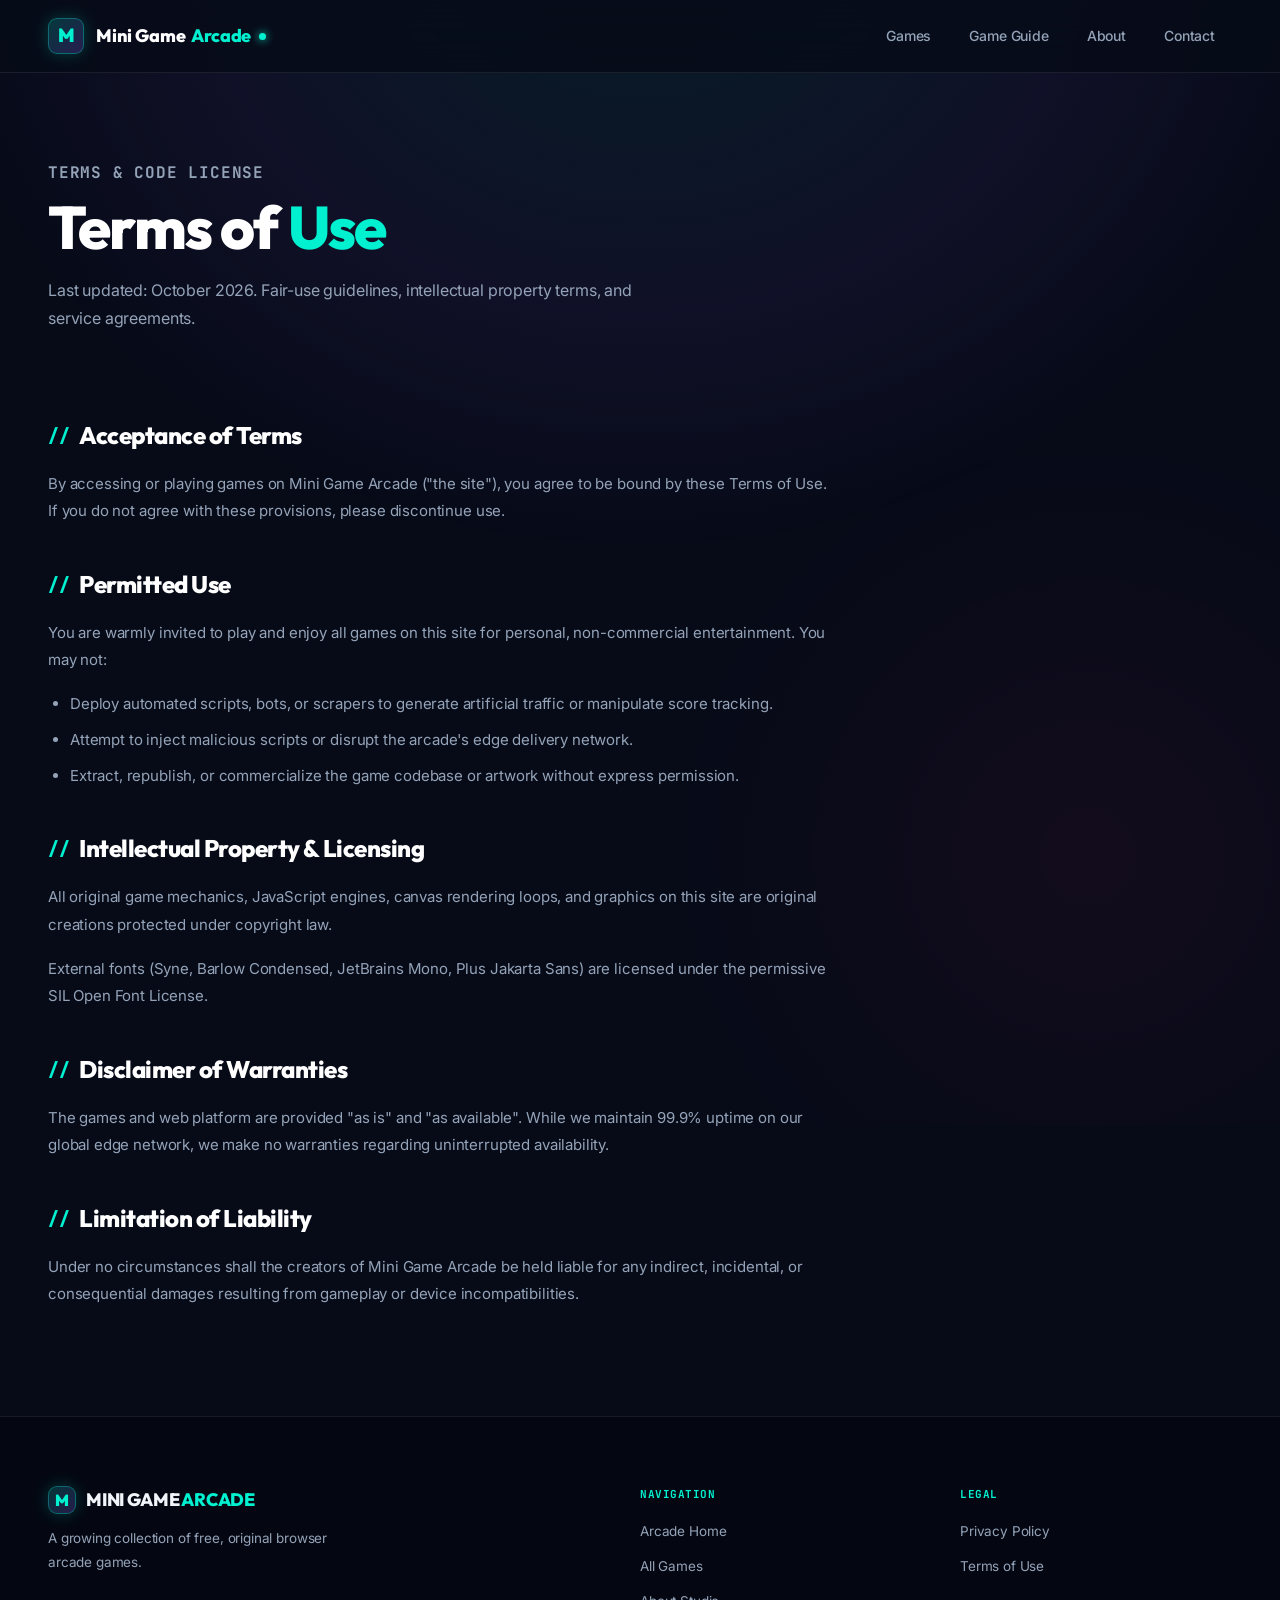
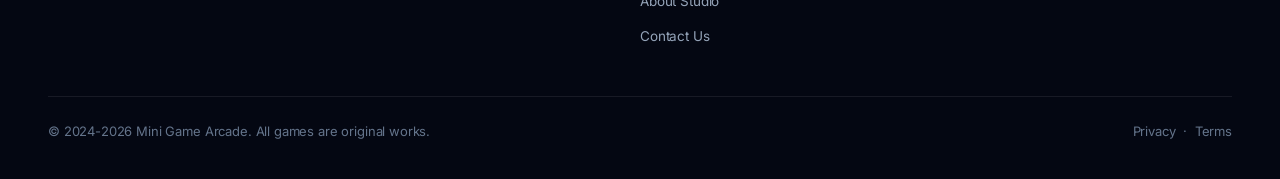
<file: terms.html>
<!doctype html>
<html lang="en">
<head>
  <meta charset="UTF-8">
  <meta name="viewport" content="width=device-width, initial-scale=1, maximum-scale=5">
  <meta name="theme-color" content="#05070e">
  <meta name="description" content="Terms of Use for Mini Game Arcade — the rules and license for using this free browser game site.">
  <title>Terms of Use — Mini Game Arcade</title>
  <link rel="icon" href="favicon.ico" type="image/x-icon">
  <link rel="stylesheet" href="arcade.css">
  <!-- Google AdSense Verification Tag -->
  <script async src="https://pagead2.googlesyndication.com/pagead/js/adsbygoogle.js?client=ca-pub-3994203957356254"
     crossorigin="anonymous"></script>
</head>
<body>

<canvas id="ambientCanvas" aria-hidden="true"></canvas>
<a class="skip-link" href="#main">Skip to main content</a>

<!-- ═══════════════════════════ HEADER ═══════════════════════════ -->
<header class="site-header" role="banner">
  <div class="shell">
    <nav class="nav-inner" aria-label="Primary navigation">
      <a class="nav-logo" href="index.html" aria-label="Mini Game Arcade home">
        <div class="logo-icon-wrap" aria-hidden="true">
          <span class="logo-glyph">M</span>
        </div>
        <div class="logo-text">
          <span>Mini Game</span>
          <span class="accent">Arcade</span>
          <span class="nav-live-dot" title="Live Arcade Online"></span>
        </div>
      </a>
      <div class="nav-right-cluster">
        <ul class="nav-links" id="navLinks" role="list">
          <li><a href="index.html#games">Games</a></li>
          <li><a href="index.html#guide">Game Guide</a></li>
          <li><a href="about.html">About</a></li>
          <li><a href="contact.html">Contact</a></li>
        </ul>
        <button class="nav-toggle" id="navToggle" aria-expanded="false" aria-controls="navLinks" aria-label="Toggle navigation menu">☰</button>
      </div>
    </nav>
  </div>
</header>

<main id="main">
  <div class="shell">
    <header class="page-hero" aria-labelledby="termsHeading">
      <p class="section-eyebrow">TERMS & CODE LICENSE</p>
      <h1 id="termsHeading">Terms of <em>Use</em></h1>
      <p>Last updated: October 2026. Fair-use guidelines, intellectual property terms, and service agreements.</p>
    </header>

    <div class="prose">

      <h2>Acceptance of Terms</h2>
      <p>
        By accessing or playing games on Mini Game Arcade ("the site"), you agree to be bound
        by these Terms of Use. If you do not agree with these provisions, please discontinue use.
      </p>

      <h2>Permitted Use</h2>
      <p>
        You are warmly invited to play and enjoy all games on this site for personal, non-commercial
        entertainment. You may not:
      </p>
      <ul>
        <li>Deploy automated scripts, bots, or scrapers to generate artificial traffic or manipulate score tracking.</li>
        <li>Attempt to inject malicious scripts or disrupt the arcade's edge delivery network.</li>
        <li>Extract, republish, or commercialize the game codebase or artwork without express permission.</li>
      </ul>

      <h2>Intellectual Property & Licensing</h2>
      <p>
        All original game mechanics, JavaScript engines, canvas rendering loops, and graphics on this
        site are original creations protected under copyright law.
      </p>
      <p>
        External fonts (Syne, Barlow Condensed, JetBrains Mono, Plus Jakarta Sans) are licensed under the
        permissive SIL Open Font License.
      </p>

      <h2>Disclaimer of Warranties</h2>
      <p>
        The games and web platform are provided "as is" and "as available". While we maintain 99.9%
        uptime on our global edge network, we make no warranties regarding uninterrupted availability.
      </p>

      <h2>Limitation of Liability</h2>
      <p>
        Under no circumstances shall the creators of Mini Game Arcade be held liable for any indirect,
        incidental, or consequential damages resulting from gameplay or device incompatibilities.
      </p>

    </div>
  </div>
</main>

<!-- ═══════════════════════════ FOOTER ═══════════════════════════ -->
<footer class="site-footer" role="contentinfo">
  <div class="shell">
    <div class="footer-inner">
      <div class="footer-brand">
        <div class="footer-brand-name">
          <div class="logo-icon-wrap" style="width:28px;height:28px" aria-hidden="true">
            <span class="logo-glyph" style="font-size:16px">M</span>
          </div>
          <span>MINI GAME <span style="color:var(--cyan)">ARCADE</span></span>
        </div>
        <p>A growing collection of free, original browser arcade games.</p>
      </div>
      <nav class="footer-col" aria-label="Site pages">
        <h4>Navigation</h4>
        <ul role="list">
          <li><a href="index.html">Arcade Home</a></li>
          <li><a href="index.html#games">All Games</a></li>
          <li><a href="about.html">About Studio</a></li>
          <li><a href="contact.html">Contact Us</a></li>
        </ul>
      </nav>
      <nav class="footer-col" aria-label="Legal pages">
        <h4>Legal</h4>
        <ul role="list">
          <li><a href="privacy.html">Privacy Policy</a></li>
          <li><a href="terms.html">Terms of Use</a></li>
        </ul>
      </nav>
    </div>
    <div class="footer-bottom">
      <span>© 2024-2026 Mini Game Arcade. All games are original works.</span>
      <nav aria-label="Footer Legal">
        <a href="privacy.html">Privacy</a> &nbsp;·&nbsp;
        <a href="terms.html">Terms</a>
      </nav>
    </div>
  </div>
</footer>

<script>
(function() {
  const toggle = document.getElementById('navToggle');
  const links = document.getElementById('navLinks');
  if (toggle && links) {
    toggle.addEventListener('click', () => links.classList.toggle('open'));
  }
})();
</script>
</body>
</html>
</file>
<file: arcade.css>
@import url('https://fonts.googleapis.com/css2?family=Inter:wght@400;500;600;700;800&family=JetBrains+Mono:wght@400;500;600;700&family=Outfit:wght@500;600;700;800;900&display=swap');

/* ══════════════════════════════════════════════════════════════
   DESIGN TOKENS & SYSTEM VARIABLES (Senior Lead Architect Grade)
   ══════════════════════════════════════════════════════════════ */
:root {
  /* Color System */
  --bg-darkest:      #050814;
  --bg-body:         #070b18;
  --bg-surface:      rgba(13, 20, 38, 0.72);
  --bg-surface-elev: rgba(18, 28, 52, 0.85);
  --bg-surface-hover:rgba(24, 38, 70, 0.92);
  --bg-solid:        #0d1426;
  --bg-inset:        rgba(4, 7, 16, 0.8);
  
  /* Cyber Neons */
  --cyan:            #00f0d0;
  --cyan-bright:     #38efd4;
  --cyan-dim:        rgba(0, 240, 208, 0.12);
  --cyan-border:     rgba(0, 240, 208, 0.32);
  --pink:            #ff2d7a;
  --pink-dim:        rgba(255, 45, 122, 0.12);
  --violet:          #8b5cf6;
  --violet-dim:      rgba(139, 92, 246, 0.14);
  --amber:           #f59e0b;
  --amber-dim:       rgba(245, 158, 11, 0.14);
  --emerald:         #10b981;
  --emerald-dim:     rgba(16, 185, 129, 0.14);
  
  /* Typography Colors */
  --text-white:      #ffffff;
  --text-primary:    #f1f5f9;
  --text-muted:      #94a3b8;
  --text-dim:        #64748b;
  --text-faint:      #475569;
  
  /* Borders & Glassmorphism */
  --border:          rgba(255, 255, 255, 0.08);
  --border-subtle:   rgba(255, 255, 255, 0.04);
  --border-strong:   rgba(255, 255, 255, 0.14);
  --glass-specular:  linear-gradient(180deg, rgba(255, 255, 255, 0.08) 0%, rgba(255, 255, 255, 0.01) 100%);
  
  /* Shadows & Ambient Glows */
  --shadow-sm:       0 2px 8px rgba(0, 0, 0, 0.4);
  --shadow-md:       0 12px 32px -4px rgba(0, 0, 0, 0.55);
  --shadow-lg:       0 24px 60px -12px rgba(0, 0, 0, 0.75);
  --glow-cyan-sm:    0 0 16px rgba(0, 240, 208, 0.22);
  --glow-cyan-lg:    0 0 40px rgba(0, 240, 208, 0.35);
  
  /* Typography Stack */
  --font-display:    'Outfit', -apple-system, BlinkMacSystemFont, 'Segoe UI', Roboto, sans-serif;
  --font-body:       'Inter', -apple-system, BlinkMacSystemFont, 'Segoe UI', Roboto, sans-serif;
  --font-mono:       'JetBrains Mono', 'Fira Code', monospace;
  
  /* Layout & Geometry */
  --radius-xs:       4px;
  --radius-sm:       8px;
  --radius-md:       14px;
  --radius-lg:       20px;
  --radius-xl:       28px;
  --max-w:           1240px;
  --transition:      0.2s cubic-bezier(0.16, 1, 0.3, 1);
  --transition-slow: 0.35s cubic-bezier(0.16, 1, 0.3, 1);
}

/* ══════════════════════════════════════════════════════════════
   GLOBAL RESET & ATMOSPHERE
   ══════════════════════════════════════════════════════════════ */
*, *::before, *::after {
  box-sizing: border-box;
  margin: 0;
  padding: 0;
}

html {
  scroll-behavior: smooth;
  background-color: var(--bg-darkest);
  color-scheme: dark;
  -webkit-text-size-adjust: 100%;
}

body {
  background: var(--bg-body);
  color: var(--text-primary);
  font-family: var(--font-body);
  font-size: 15px;
  line-height: 1.65;
  letter-spacing: -0.01em;
  min-height: 100vh;
  position: relative;
  overflow-x: hidden;
  -webkit-font-smoothing: antialiased;
  -moz-osx-font-smoothing: grayscale;
}

/* Background Atmosphere */
body::before {
  content: '';
  position: fixed;
  top: -20vh;
  left: 50%;
  transform: translateX(-50%);
  width: 110vw;
  height: 80vh;
  background: radial-gradient(ellipse at 50% 15%, rgba(0, 240, 208, 0.08) 0%, rgba(139, 92, 246, 0.07) 45%, transparent 72%);
  pointer-events: none;
  z-index: 0;
}

body::after {
  content: '';
  position: fixed;
  bottom: -25vh;
  right: -15vw;
  width: 75vw;
  height: 75vh;
  background: radial-gradient(circle at 60% 60%, rgba(255, 45, 122, 0.05) 0%, transparent 60%);
  pointer-events: none;
  z-index: 0;
}

#ambientCanvas {
  position: fixed;
  inset: 0;
  width: 100%;
  height: 100%;
  pointer-events: none;
  z-index: 0;
  opacity: 0.55;
}

.shell {
  max-width: var(--max-w);
  margin: 0 auto;
  padding: 0 28px;
  position: relative;
  z-index: 1;
}

img, video {
  display: block;
  max-width: 100%;
  height: auto;
}

a {
  color: inherit;
  text-decoration: none;
  transition: color var(--transition);
}

button {
  font-family: inherit;
  cursor: pointer;
  border: none;
  background: none;
}

/* Accessibility Skip Link */
.skip-link {
  position: absolute;
  top: -100px;
  left: 20px;
  background: var(--cyan);
  color: #040914;
  font-family: var(--font-body);
  font-weight: 700;
  font-size: 13px;
  padding: 10px 20px;
  border-radius: var(--radius-sm);
  z-index: 99999;
  box-shadow: var(--glow-cyan-lg);
  transition: top 0.2s ease;
}
.skip-link:focus {
  top: 18px;
  outline: 2px solid #fff;
}

/* ══════════════════════════════════════════════════════════════
   HEADER & NAVIGATION
   ══════════════════════════════════════════════════════════════ */
.site-header {
  position: sticky;
  top: 0;
  z-index: 1000;
  background: rgba(7, 11, 24, 0.82);
  backdrop-filter: blur(20px);
  -webkit-backdrop-filter: blur(20px);
  border-bottom: 1px solid var(--border);
  transition: background var(--transition), border-color var(--transition), box-shadow var(--transition);
}

.site-header.scrolled {
  background: rgba(7, 11, 24, 0.96);
  border-bottom-color: rgba(0, 240, 208, 0.2);
  box-shadow: 0 10px 30px -10px rgba(0, 0, 0, 0.85);
}

.nav-inner {
  height: 72px;
  display: flex;
  align-items: center;
  justify-content: space-between;
  gap: 24px;
}

.nav-logo {
  display: flex;
  align-items: center;
  gap: 12px;
  font-family: var(--font-display);
  font-weight: 800;
  font-size: 18px;
  letter-spacing: -0.01em;
}

.logo-icon-wrap {
  position: relative;
  width: 36px;
  height: 36px;
  display: grid;
  place-items: center;
  border-radius: 9px;
  background: linear-gradient(135deg, rgba(0, 240, 208, 0.2), rgba(139, 92, 246, 0.25));
  border: 1px solid var(--cyan-border);
  box-shadow: var(--glow-cyan-sm);
  transition: transform var(--transition), box-shadow var(--transition);
}

.nav-logo:hover .logo-icon-wrap {
  transform: scale(1.06);
  box-shadow: var(--glow-cyan-lg);
  border-color: var(--cyan);
}

.logo-glyph {
  font-family: var(--font-display);
  font-size: 19px;
  font-weight: 900;
  color: var(--cyan);
}

.logo-text {
  color: var(--text-white);
  display: flex;
  align-items: center;
  gap: 6px;
}

.logo-text .accent {
  color: var(--cyan);
}

.nav-live-dot {
  display: inline-block;
  width: 7px;
  height: 7px;
  border-radius: 50%;
  background: var(--cyan);
  box-shadow: 0 0 8px var(--cyan);
  margin-left: 2px;
  animation: pulseDot 2s infinite ease-in-out;
}

@keyframes pulseDot {
  0%, 100% { opacity: 1; transform: scale(1); }
  50% { opacity: 0.35; transform: scale(0.8); }
}

.nav-right-cluster {
  display: flex;
  align-items: center;
  gap: 16px;
}

.nav-links {
  display: flex;
  align-items: center;
  gap: 4px;
  list-style: none;
}

.nav-links a {
  font-family: var(--font-body);
  font-size: 14px;
  font-weight: 500;
  color: var(--text-muted);
  padding: 8px 16px;
  border-radius: var(--radius-sm);
  border: 1px solid transparent;
  transition: all var(--transition);
}

.nav-links a:hover {
  color: var(--text-white);
  background: rgba(255, 255, 255, 0.05);
  border-color: var(--border);
}

.nav-links a.active {
  color: var(--cyan);
  background: var(--cyan-dim);
  border-color: var(--cyan-border);
  font-weight: 600;
}

.sfx-btn {
  display: flex;
  align-items: center;
  gap: 6px;
  font-family: var(--font-mono);
  font-size: 11px;
  font-weight: 600;
  color: var(--text-muted);
  padding: 8px 12px;
  border-radius: var(--radius-sm);
  background: rgba(255, 255, 255, 0.04);
  border: 1px solid var(--border);
  transition: all var(--transition);
}

.sfx-btn:hover {
  color: var(--cyan);
  border-color: var(--cyan-border);
}

.sfx-btn.active {
  color: var(--cyan);
  border-color: var(--cyan);
  box-shadow: 0 0 12px rgba(0, 240, 208, 0.2);
}

.nav-toggle {
  display: none;
  align-items: center;
  justify-content: center;
  width: 40px;
  height: 40px;
  border-radius: var(--radius-sm);
  border: 1px solid var(--border);
  background: rgba(255, 255, 255, 0.04);
  color: var(--text-white);
  font-size: 20px;
  transition: all var(--transition);
}

.nav-toggle:hover {
  border-color: var(--cyan);
}

/* ══════════════════════════════════════════════════════════════
   MARQUEE TICKER
   ══════════════════════════════════════════════════════════════ */
.ticker-strip {
  background: #050814;
  border-bottom: 1px solid var(--border);
  overflow: hidden;
  white-space: nowrap;
  user-select: none;
  padding: 9px 0;
  position: relative;
  z-index: 5;
}

.ticker-strip::before,
.ticker-strip::after {
  content: '';
  position: absolute;
  top: 0;
  bottom: 0;
  width: 80px;
  z-index: 2;
  pointer-events: none;
}
.ticker-strip::before {
  left: 0;
  background: linear-gradient(90deg, var(--bg-darkest), transparent);
}
.ticker-strip::after {
  right: 0;
  background: linear-gradient(-90deg, var(--bg-darkest), transparent);
}

.ticker-track {
  display: inline-flex;
  gap: 36px;
  animation: marquee 34s linear infinite;
}

.ticker-item {
  display: inline-flex;
  align-items: center;
  gap: 8px;
  font-family: var(--font-mono);
  font-size: 11px;
  font-weight: 500;
  color: var(--text-muted);
}
.ticker-item .t-accent {
  color: var(--cyan);
  font-weight: 700;
}
.ticker-item .t-dot {
  color: var(--pink);
  font-size: 8px;
}

@keyframes marquee {
  0% { transform: translateX(0); }
  100% { transform: translateX(-50%); }
}

/* ══════════════════════════════════════════════════════════════
   HERO SECTION
   ══════════════════════════════════════════════════════════════ */
.hero {
  padding: 84px 0 68px;
  text-align: center;
  position: relative;
}

.hero-badge {
  display: inline-flex;
  align-items: center;
  gap: 9px;
  padding: 6px 16px;
  background: rgba(0, 240, 208, 0.08);
  border: 1px solid var(--cyan-border);
  border-radius: 999px;
  font-family: var(--font-body);
  font-size: 12px;
  font-weight: 600;
  color: var(--cyan);
  margin-bottom: 24px;
}

.hero-badge-tag {
  background: var(--cyan);
  color: #040914;
  font-size: 10px;
  font-weight: 800;
  padding: 2px 7px;
  border-radius: 999px;
  letter-spacing: 0.04em;
}

.hero h1 {
  font-family: var(--font-display);
  font-weight: 900;
  font-size: clamp(40px, 6vw, 72px);
  line-height: 1.1;
  letter-spacing: -0.035em;
  margin-bottom: 20px;
  color: var(--text-white);
}

.hero h1 .gradient-text {
  background: linear-gradient(135deg, #ffffff 25%, #38efd4 70%, #ff2d7a 100%);
  -webkit-background-clip: text;
  -webkit-text-fill-color: transparent;
  display: inline-block;
}

.hero-sub {
  font-size: 16.5px;
  color: var(--text-muted);
  max-width: 650px;
  margin: 0 auto 36px;
  line-height: 1.75;
}

.hero-actions {
  display: flex;
  align-items: center;
  justify-content: center;
  gap: 16px;
  flex-wrap: wrap;
}

.btn-primary {
  display: inline-flex;
  align-items: center;
  gap: 8px;
  background: linear-gradient(135deg, var(--cyan) 0%, #22c7b0 100%);
  color: #040914;
  font-family: var(--font-display);
  font-weight: 700;
  font-size: 15px;
  padding: 14px 28px;
  border-radius: var(--radius-sm);
  box-shadow: 0 0 24px rgba(0, 240, 208, 0.28);
  transition: all var(--transition);
}

.btn-primary:hover {
  transform: translateY(-2px);
  box-shadow: 0 0 38px rgba(0, 240, 208, 0.5);
}

.btn-secondary {
  display: inline-flex;
  align-items: center;
  gap: 8px;
  background: rgba(255, 255, 255, 0.04);
  color: var(--text-white);
  font-family: var(--font-display);
  font-weight: 600;
  font-size: 15px;
  padding: 14px 24px;
  border-radius: var(--radius-sm);
  border: 1px solid var(--border);
  transition: all var(--transition);
}

.btn-secondary:hover {
  border-color: var(--cyan-border);
  background: rgba(0, 240, 208, 0.08);
  color: var(--cyan);
  transform: translateY(-2px);
}

.hero-stats-grid {
  display: grid;
  grid-template-columns: repeat(4, 1fr);
  gap: 16px;
  max-width: 960px;
  margin: 52px auto 0;
  padding-top: 36px;
  border-top: 1px solid var(--border);
}

.hero-stat-card {
  background: var(--bg-surface);
  border: 1px solid var(--border);
  backdrop-filter: blur(16px);
  padding: 18px 16px;
  border-radius: var(--radius-md);
  text-align: center;
  transition: all var(--transition);
}

.hero-stat-card:hover {
  border-color: var(--cyan-border);
  transform: translateY(-2px);
}

.hero-stat-card .stat-val {
  font-family: var(--font-display);
  font-weight: 800;
  font-size: 26px;
  color: var(--text-white);
  line-height: 1.15;
  margin-bottom: 4px;
}

.hero-stat-card .stat-label {
  font-family: var(--font-body);
  font-size: 12px;
  font-weight: 500;
  color: var(--text-muted);
}

/* ══════════════════════════════════════════════════════════════
   GAMES CATALOG & CARD GRID SYSTEM (Strict Alignment)
   ══════════════════════════════════════════════════════════════ */
.games-section {
  padding: 40px 0 88px;
}

.section-head-bar {
  display: flex;
  align-items: flex-end;
  justify-content: space-between;
  margin-bottom: 32px;
  flex-wrap: wrap;
  gap: 20px;
}

.section-eyebrow {
  font-family: var(--font-mono);
  font-size: 11px;
  font-weight: 700;
  color: var(--cyan);
  text-transform: uppercase;
  margin-bottom: 6px;
  letter-spacing: 0.05em;
  display: flex;
  align-items: center;
  gap: 6px;
}

.section-title {
  font-family: var(--font-display);
  font-weight: 800;
  font-size: clamp(28px, 4vw, 38px);
  line-height: 1.15;
  letter-spacing: -0.03em;
  color: var(--text-white);
}

.section-sub {
  color: var(--text-muted);
  font-size: 14.5px;
  margin-top: 4px;
}

.active-filter-pill {
  font-family: var(--font-mono);
  font-size: 11px;
  font-weight: 600;
  color: var(--cyan);
  padding: 6px 14px;
  background: var(--cyan-dim);
  border: 1px solid var(--cyan-border);
  border-radius: 999px;
}

/* 3-Column Uniform Card Grid */
.games-grid {
  display: grid;
  grid-template-columns: repeat(auto-fill, minmax(360px, 1fr));
  gap: 28px;
}

/* Unified Card Component */
.game-card {
  background: var(--bg-surface);
  border: 1px solid var(--border);
  border-radius: var(--radius-lg);
  backdrop-filter: blur(20px);
  -webkit-backdrop-filter: blur(20px);
  overflow: hidden;
  display: flex;
  flex-direction: column;
  position: relative;
  transition: all var(--transition-slow);
  box-shadow: var(--shadow-md);
}

.game-card:hover {
  transform: translateY(-6px);
  border-color: var(--cyan-border);
  box-shadow: var(--glow-cyan-lg), 0 24px 48px -12px rgba(0, 0, 0, 0.85);
}

.card-thumb-wrap {
  position: relative;
  width: 100%;
  aspect-ratio: 16 / 9;
  overflow: hidden;
  background: #090e1f;
}

.card-thumb-wrap img {
  width: 100%;
  height: 100%;
  object-fit: cover;
  transition: transform 0.5s cubic-bezier(0.16, 1, 0.3, 1);
}

.game-card:hover .card-thumb-wrap img {
  transform: scale(1.05);
}

.card-vignette {
  position: absolute;
  inset: 0;
  background: linear-gradient(180deg, rgba(8, 12, 26, 0.15) 0%, rgba(8, 12, 26, 0.85) 100%);
  pointer-events: none;
}

.card-badges-row {
  position: absolute;
  top: 14px;
  left: 14px;
  right: 14px;
  display: flex;
  align-items: center;
  justify-content: space-between;
  z-index: 2;
}

.badge-featured {
  background: rgba(0, 240, 208, 0.92);
  color: #040914;
  font-family: var(--font-body);
  font-size: 11px;
  font-weight: 800;
  padding: 4px 10px;
  border-radius: 5px;
  box-shadow: 0 0 12px rgba(0, 240, 208, 0.4);
}

.badge-stats {
  display: flex;
  align-items: center;
  gap: 6px;
}

.badge-pill {
  background: rgba(8, 12, 26, 0.85);
  border: 1px solid var(--border);
  backdrop-filter: blur(8px);
  font-family: var(--font-mono);
  font-size: 10px;
  font-weight: 600;
  color: var(--text-primary);
  padding: 4px 8px;
  border-radius: 4px;
}

.card-content-body {
  padding: 24px;
  flex: 1;
  display: flex;
  flex-direction: column;
}

.card-header-meta {
  display: flex;
  align-items: center;
  justify-content: space-between;
  margin-bottom: 8px;
}

.card-category-tag {
  font-family: var(--font-body);
  font-size: 11.5px;
  font-weight: 700;
  color: var(--cyan);
  text-transform: uppercase;
  letter-spacing: 0.04em;
  padding: 2px 8px;
  border-radius: 4px;
  background: var(--cyan-dim);
  border: 1px solid var(--cyan-border);
}

.card-best-score {
  font-family: var(--font-mono);
  font-size: 11px;
  font-weight: 600;
  color: var(--amber);
  display: flex;
  align-items: center;
  gap: 4px;
}

/* Uniform Title Height so cards align precisely */
.card-title {
  font-family: var(--font-display);
  font-weight: 800;
  font-size: 22px;
  line-height: 1.25;
  letter-spacing: -0.02em;
  color: var(--text-white);
  margin-bottom: 8px;
  min-height: 54px;
  display: flex;
  align-items: flex-start;
}

/* Uniform Clamped Description Height */
.card-description {
  font-size: 13.5px;
  color: var(--text-muted);
  line-height: 1.6;
  margin-bottom: 16px;
  height: 4.8em;
  overflow: hidden;
  display: -webkit-box;
  -webkit-line-clamp: 3;
  -webkit-box-orient: vertical;
}

/* Uniform Controls Box Height */
.card-controls-panel {
  background: rgba(8, 12, 26, 0.7);
  border: 1px solid var(--border);
  border-radius: var(--radius-sm);
  padding: 12px 14px;
  margin-bottom: 20px;
  min-height: 84px;
  display: flex;
  flex-direction: column;
  justify-content: center;
}

.controls-label {
  font-family: var(--font-mono);
  font-size: 10px;
  font-weight: 700;
  color: var(--text-dim);
  text-transform: uppercase;
  letter-spacing: 0.05em;
  margin-bottom: 6px;
  display: flex;
  align-items: center;
  justify-content: space-between;
}

.controls-keys-row {
  display: flex;
  align-items: center;
  gap: 6px;
  flex-wrap: wrap;
}

kbd {
  display: inline-flex;
  align-items: center;
  justify-content: center;
  font-family: var(--font-mono);
  font-size: 11px;
  font-weight: 700;
  color: var(--text-white);
  background: linear-gradient(180deg, #1e293b 0%, #0f172a 100%);
  border: 1px solid #334155;
  border-bottom: 2px solid #020617;
  border-radius: 4px;
  padding: 2px 7px;
  min-width: 22px;
  box-shadow: 0 2px 4px rgba(0, 0, 0, 0.4);
}

.control-text {
  font-family: var(--font-body);
  font-size: 11.5px;
  color: var(--text-muted);
}

.control-sep {
  color: var(--text-dim);
}

/* Launch Button Always Aligns to Bottom Baseline */
.btn-launch-game {
  margin-top: auto;
  display: flex;
  align-items: center;
  justify-content: center;
  gap: 10px;
  background: linear-gradient(135deg, var(--cyan) 0%, #22c7b0 100%);
  color: #040914;
  font-family: var(--font-display);
  font-weight: 800;
  font-size: 14.5px;
  padding: 13px;
  border-radius: var(--radius-sm);
  box-shadow: 0 0 16px rgba(0, 240, 208, 0.22);
  transition: all var(--transition);
}

.btn-launch-game:hover {
  transform: translateY(-2px);
  box-shadow: 0 0 28px rgba(0, 240, 208, 0.45);
}

.btn-launch-game .arrow-icon {
  font-size: 15px;
  transition: transform 0.2s ease;
}

.btn-launch-game:hover .arrow-icon {
  transform: translate(3px, -3px);
}

/* ══════════════════════════════════════════════════════════════
   INTERACTIVE STRATEGY GUIDE & TACTICAL DOSSIER (#guide)
   ══════════════════════════════════════════════════════════════ */
.editorial-section {
  padding: 72px 0 88px;
  border-top: 1px solid var(--border);
}

.guide-header-area {
  margin-bottom: 28px;
  display: flex;
  align-items: flex-end;
  justify-content: space-between;
  flex-wrap: wrap;
  gap: 20px;
}

/* Horizontal Interactive Game Tab Bar */
.guide-tabs-bar {
  display: flex;
  align-items: center;
  gap: 8px;
  overflow-x: auto;
  padding: 4px 2px 14px;
  margin-bottom: 24px;
  scrollbar-width: thin;
  scrollbar-color: var(--border-strong) transparent;
}

.guide-tabs-bar::-webkit-scrollbar {
  height: 5px;
}
.guide-tabs-bar::-webkit-scrollbar-thumb {
  background: var(--border-strong);
  border-radius: 999px;
}

.guide-tab-btn {
  display: inline-flex;
  align-items: center;
  gap: 8px;
  padding: 9px 16px;
  border-radius: 999px;
  background: var(--bg-surface);
  border: 1px solid var(--border);
  color: var(--text-muted);
  font-family: var(--font-body);
  font-size: 13px;
  font-weight: 600;
  white-space: nowrap;
  transition: all var(--transition);
  cursor: pointer;
}

.guide-tab-btn:hover {
  color: var(--text-white);
  border-color: var(--border-strong);
  background: var(--bg-surface-elev);
}

.guide-tab-btn.active {
  background: var(--cyan-dim);
  border-color: var(--cyan);
  color: var(--cyan-bright);
  box-shadow: 0 0 14px rgba(0, 240, 208, 0.2);
}

.guide-tab-dot {
  width: 7px;
  height: 7px;
  border-radius: 50%;
  background: var(--cyan);
}

.guide-view-all-btn {
  display: inline-flex;
  align-items: center;
  gap: 6px;
  font-family: var(--font-mono);
  font-size: 12px;
  font-weight: 600;
  color: var(--text-muted);
  padding: 8px 14px;
  border-radius: var(--radius-sm);
  background: rgba(255, 255, 255, 0.04);
  border: 1px solid var(--border);
  transition: all var(--transition);
}

.guide-view-all-btn:hover {
  color: var(--cyan);
  border-color: var(--cyan-border);
}

.guide-view-all-btn.active {
  color: var(--cyan);
  border-color: var(--cyan);
  background: var(--cyan-dim);
}

/* Strategy Guide 2-Column Balanced Layout */
.editorial-grid {
  display: grid;
  grid-template-columns: 7.5fr 4.5fr;
  gap: 36px;
  align-items: start;
}

/* Guide Dossier Card */
.guide-dossier-card {
  background: var(--bg-surface);
  border: 1px solid var(--border);
  border-radius: var(--radius-lg);
  padding: 38px 40px;
  backdrop-filter: blur(20px);
  -webkit-backdrop-filter: blur(20px);
  box-shadow: var(--shadow-md);
  position: relative;
}

.guide-dossier-card::before {
  content: '';
  position: absolute;
  top: 0;
  left: 30px;
  right: 30px;
  height: 1px;
  background: var(--glass-specular);
}

/* Pane Switching Animation */
.guide-pane {
  display: none;
  animation: guideFade 0.25s cubic-bezier(0.16, 1, 0.3, 1);
}

.guide-pane.active {
  display: block;
}

/* In View-All Mode: All Panes Display Sequentially */
.guide-dossier-card.view-all-mode .guide-pane {
  display: block;
  border-bottom: 1px solid var(--border);
  padding-bottom: 36px;
  margin-bottom: 36px;
}
.guide-dossier-card.view-all-mode .guide-pane:last-child {
  border-bottom: none;
  padding-bottom: 0;
  margin-bottom: 0;
}

@keyframes guideFade {
  from { opacity: 0; transform: translateY(6px); }
  to { opacity: 1; transform: translateY(0); }
}

.guide-pane-eyebrow {
  font-family: var(--font-mono);
  font-size: 11px;
  font-weight: 700;
  letter-spacing: 0.06em;
  text-transform: uppercase;
  margin-bottom: 8px;
  display: flex;
  align-items: center;
  gap: 8px;
}

.guide-pane h2 {
  font-family: var(--font-display);
  font-weight: 800;
  font-size: 27px;
  letter-spacing: -0.025em;
  color: var(--text-white);
  margin-bottom: 16px;
  line-height: 1.25;
}

.guide-pane p {
  color: var(--text-muted);
  font-size: 14.5px;
  line-height: 1.8;
  margin-bottom: 18px;
}

.guide-tips-box {
  background: rgba(6, 10, 22, 0.7);
  border: 1px solid var(--border);
  border-left: 3px solid var(--cyan);
  border-radius: var(--radius-sm);
  padding: 20px 22px;
  margin: 24px 0;
}

.guide-tips-box h4 {
  font-family: var(--font-display);
  font-weight: 700;
  font-size: 16px;
  color: var(--text-white);
  margin-bottom: 12px;
  display: flex;
  align-items: center;
  gap: 8px;
}

.guide-tips-box ul {
  list-style: none;
  display: flex;
  flex-direction: column;
  gap: 10px;
}

.guide-tips-box li {
  font-size: 13.5px;
  color: var(--text-primary);
  display: flex;
  align-items: flex-start;
  gap: 10px;
  line-height: 1.6;
}

.guide-tips-box li strong {
  color: var(--text-white);
}

.guide-tips-box li::before {
  content: '✦';
  color: var(--cyan);
  font-size: 10px;
  margin-top: 3px;
  flex-shrink: 0;
}

.guide-meta-chip {
  display: inline-flex;
  align-items: center;
  gap: 6px;
  background: rgba(255, 255, 255, 0.04);
  border: 1px solid var(--border);
  border-radius: 4px;
  padding: 3px 8px;
  font-family: var(--font-mono);
  font-size: 11px;
  color: var(--text-dim);
  margin-right: 8px;
}

/* Sidebar Technical Dossier Cards */
.editorial-sidebar {
  display: flex;
  flex-direction: column;
  gap: 18px;
}

.side-card {
  background: var(--bg-surface);
  border: 1px solid var(--border);
  border-radius: var(--radius-md);
  padding: 22px 24px;
  backdrop-filter: blur(16px);
  position: relative;
  transition: all var(--transition);
}

.side-card:hover {
  border-color: var(--border-strong);
  transform: translateY(-2px);
}

.side-card-badge {
  font-family: var(--font-mono);
  font-size: 10px;
  font-weight: 700;
  letter-spacing: 0.05em;
  color: var(--cyan);
  text-transform: uppercase;
  margin-bottom: 8px;
}

.side-card h3 {
  font-family: var(--font-display);
  font-weight: 700;
  font-size: 17px;
  color: var(--text-white);
  margin-bottom: 8px;
  letter-spacing: -0.01em;
}

.side-card p {
  font-size: 13.5px;
  color: var(--text-muted);
  line-height: 1.65;
}

.side-card code {
  font-family: var(--font-mono);
  font-size: 12px;
  color: var(--cyan);
  background: rgba(0, 240, 208, 0.08);
  padding: 1px 5px;
  border-radius: 3px;
}

/* ══════════════════════════════════════════════════════════════
   STUDIO LAB & ENGINEERING ROADMAP
   ══════════════════════════════════════════════════════════════ */
.studio-lab-section {
  padding: 56px 0 88px;
  border-top: 1px solid var(--border);
}

.lab-banner-card {
  background: linear-gradient(135deg, rgba(139, 92, 246, 0.06) 0%, rgba(13, 20, 38, 0.8) 100%);
  border: 1px solid var(--border);
  border-radius: var(--radius-lg);
  padding: 38px 40px;
  box-shadow: var(--shadow-md);
}

.lab-header {
  display: flex;
  align-items: center;
  justify-content: space-between;
  margin-bottom: 28px;
  flex-wrap: wrap;
  gap: 16px;
}

.lab-tag {
  display: inline-flex;
  align-items: center;
  gap: 6px;
  font-family: var(--font-mono);
  font-size: 11px;
  font-weight: 700;
  color: #c4b5fd;
  background: var(--violet-dim);
  border: 1px solid rgba(139, 92, 246, 0.35);
  padding: 5px 12px;
  border-radius: 999px;
}

.lab-grid {
  display: grid;
  grid-template-columns: repeat(auto-fit, minmax(300px, 1fr));
  gap: 20px;
}

.lab-card {
  background: var(--bg-inset);
  border: 1px solid var(--border);
  border-radius: var(--radius-md);
  padding: 22px;
  display: flex;
  flex-direction: column;
  transition: all var(--transition);
}

.lab-card:hover {
  border-color: var(--border-strong);
  transform: translateY(-2px);
  box-shadow: var(--shadow-sm);
}

.lab-card-header {
  display: flex;
  align-items: center;
  justify-content: space-between;
  margin-bottom: 10px;
}

.lab-version-chip {
  font-family: var(--font-mono);
  font-size: 10px;
  font-weight: 700;
  color: var(--cyan);
  background: var(--cyan-dim);
  border: 1px solid var(--cyan-border);
  padding: 2px 7px;
  border-radius: 4px;
}

.lab-status-badge {
  display: inline-flex;
  align-items: center;
  gap: 5px;
  font-family: var(--font-mono);
  font-size: 10.5px;
  font-weight: 600;
  color: var(--emerald);
}

.status-dot-green {
  width: 6px;
  height: 6px;
  border-radius: 50%;
  background: var(--emerald);
  box-shadow: 0 0 6px var(--emerald);
}

.lab-card-title {
  font-family: var(--font-display);
  font-size: 17px;
  font-weight: 700;
  color: var(--text-white);
  letter-spacing: -0.01em;
  margin-bottom: 6px;
}

.lab-card-desc {
  font-size: 13px;
  color: var(--text-muted);
  line-height: 1.6;
  margin-bottom: 14px;
  flex: 1;
}

.lab-tags-row {
  display: flex;
  align-items: center;
  gap: 6px;
  flex-wrap: wrap;
}

.lab-tech-pill {
  font-family: var(--font-mono);
  font-size: 10px;
  color: var(--text-dim);
  background: rgba(255, 255, 255, 0.04);
  border: 1px solid var(--border);
  padding: 2px 6px;
  border-radius: 3px;
}

/* ══════════════════════════════════════════════════════════════
   PRINCIPLES & BENCHMARKS STRIP
   ══════════════════════════════════════════════════════════════ */
.principles-section {
  padding: 80px 0;
  border-top: 1px solid var(--border);
}

.principles-grid {
  display: grid;
  grid-template-columns: 5.5fr 6.5fr;
  gap: 48px;
  align-items: center;
}

.principles-copy h2 {
  margin-bottom: 16px;
}

.principles-lead {
  font-size: 16px;
  color: var(--text-primary);
  line-height: 1.7;
  margin-bottom: 14px;
}

.principles-body {
  font-size: 14px;
  color: var(--text-muted);
  line-height: 1.75;
  margin-bottom: 24px;
}

.principles-actions {
  display: flex;
  align-items: center;
  gap: 12px;
  flex-wrap: wrap;
}

.benchmarks-grid {
  display: grid;
  grid-template-columns: 1fr 1fr;
  gap: 16px;
}

.benchmark-card {
  background: var(--bg-surface);
  border: 1px solid var(--border);
  border-radius: var(--radius-md);
  padding: 22px;
  backdrop-filter: blur(16px);
  transition: all var(--transition);
}

.benchmark-card:hover {
  border-color: var(--cyan-border);
  transform: translateY(-2px);
}

.benchmark-value {
  font-family: var(--font-display);
  font-weight: 800;
  font-size: 32px;
  color: var(--cyan);
  line-height: 1.1;
  margin-bottom: 4px;
}

.benchmark-title {
  font-family: var(--font-display);
  font-weight: 700;
  font-size: 14px;
  color: var(--text-white);
  margin-bottom: 4px;
}

.benchmark-desc {
  font-size: 12px;
  color: var(--text-dim);
  line-height: 1.5;
}

/* ══════════════════════════════════════════════════════════════
   SITE FOOTER (Balanced 4-Column Architecture)
   ══════════════════════════════════════════════════════════════ */
.site-footer {
  border-top: 1px solid var(--border);
  padding: 68px 0 36px;
  background: #040712;
  position: relative;
  z-index: 10;
}

.footer-grid,
.footer-inner {
  display: grid;
  grid-template-columns: 2.4fr 1.2fr 1.2fr 1.2fr;
  gap: 48px;
  margin-bottom: 48px;
}

.footer-inner {
  grid-template-columns: 2.4fr 1.2fr 1.2fr;
}

.footer-brand {
  display: flex;
  flex-direction: column;
}

.footer-brand-name {
  display: flex;
  align-items: center;
  gap: 10px;
  font-family: var(--font-display);
  font-weight: 800;
  font-size: 18px;
  letter-spacing: -0.01em;
  margin-bottom: 12px;
}

.footer-brand p {
  color: var(--text-muted);
  font-size: 13.5px;
  line-height: 1.75;
  max-width: 320px;
}

.footer-col h4 {
  font-family: var(--font-mono);
  font-size: 11px;
  font-weight: 700;
  color: var(--cyan);
  margin-bottom: 16px;
  letter-spacing: 0.05em;
  text-transform: uppercase;
}

.footer-col ul {
  list-style: none;
  display: flex;
  flex-direction: column;
  gap: 10px;
}

.footer-col a {
  font-size: 13.5px;
  color: var(--text-muted);
  transition: all var(--transition);
}

.footer-col a:hover {
  color: var(--cyan);
  transform: translateX(2px);
  display: inline-block;
}

.footer-bottom {
  border-top: 1px solid var(--border);
  padding-top: 24px;
  display: flex;
  justify-content: space-between;
  align-items: center;
  gap: 16px;
  font-size: 13px;
  color: var(--text-dim);
  flex-wrap: wrap;
}

.footer-bottom a {
  color: var(--text-dim);
  transition: color var(--transition);
}

.footer-bottom a:hover {
  color: var(--cyan);
}

.footer-col-brand .nav-logo {
  margin-bottom: 14px;
}

.footer-brand-desc {
  color: var(--text-muted);
  font-size: 13.5px;
  line-height: 1.75;
  max-width: 320px;
  margin-bottom: 18px;
}

.footer-status-pill {
  display: inline-flex;
  align-items: center;
  gap: 8px;
  font-family: var(--font-mono);
  font-size: 11px;
  color: var(--emerald);
  background: var(--emerald-dim);
  border: 1px solid rgba(16, 185, 129, 0.3);
  padding: 5px 12px;
  border-radius: 999px;
}

.footer-col-heading {
  font-family: var(--font-mono);
  font-size: 11px;
  font-weight: 700;
  color: var(--cyan);
  margin-bottom: 16px;
  letter-spacing: 0.05em;
  text-transform: uppercase;
}

.footer-links-list {
  list-style: none;
  display: flex;
  flex-direction: column;
  gap: 10px;
}

.footer-links-list a {
  font-size: 13.5px;
  color: var(--text-muted);
  transition: all var(--transition);
}

.footer-links-list a:hover {
  color: var(--cyan);
  transform: translateX(2px);
  display: inline-block;
}

.footer-compliance-tag {
  display: inline-block;
  font-family: var(--font-mono);
  font-size: 10.5px;
  color: var(--text-dim);
  background: rgba(255, 255, 255, 0.04);
  border: 1px solid var(--border);
  padding: 3px 8px;
  border-radius: 4px;
}

.footer-bottom-bar {
  border-top: 1px solid var(--border);
  padding-top: 24px;
  display: flex;
  justify-content: space-between;
  align-items: center;
  gap: 16px;
  font-size: 13px;
  color: var(--text-dim);
  flex-wrap: wrap;
}

.footer-bottom-links {
  display: flex;
  align-items: center;
  gap: 10px;
}

.footer-bottom-links a {
  color: var(--text-dim);
  transition: color var(--transition);
}

.footer-bottom-links a:hover {
  color: var(--cyan);
}

.footer-sep {
  color: var(--border-strong);
}

.footer-back-to-top {
  font-family: var(--font-mono);
  font-size: 11px;
  font-weight: 600;
  color: var(--cyan);
  padding: 3px 8px;
  border-radius: 4px;
  background: var(--cyan-dim);
  border: 1px solid var(--cyan-border);
}

/* ══════════════════════════════════════════════════════════════
   INNER PAGES (About, Contact, Privacy, Terms)
   ══════════════════════════════════════════════════════════════ */
.page-hero {
  padding: 72px 0 44px;
}

.page-hero h1 {
  font-family: var(--font-display);
  font-weight: 800;
  font-size: clamp(36px, 5.5vw, 60px);
  line-height: 1.15;
  letter-spacing: -0.03em;
  color: var(--text-white);
}

.page-hero h1 em {
  color: var(--cyan);
  font-style: normal;
}

.page-hero p {
  color: var(--text-muted);
  font-size: 16px;
  margin-top: 14px;
  max-width: 620px;
  line-height: 1.75;
}

.prose {
  max-width: 780px;
  padding-bottom: 92px;
}

.prose h2 {
  font-family: var(--font-display);
  font-weight: 800;
  font-size: 24px;
  letter-spacing: -0.02em;
  margin: 40px 0 14px;
  color: var(--text-white);
  display: flex;
  align-items: center;
  gap: 10px;
}

.prose h2::before {
  content: '//';
  color: var(--cyan);
  font-family: var(--font-mono);
  font-size: 18px;
}

.prose p {
  color: var(--text-muted);
  font-size: 15px;
  line-height: 1.85;
  margin-bottom: 16px;
}

.prose ul {
  color: var(--text-muted);
  font-size: 15px;
  line-height: 1.85;
  margin: 0 0 18px 22px;
}

.prose li {
  margin-bottom: 8px;
}

.prose a {
  color: var(--cyan);
  border-bottom: 1px solid var(--cyan-border);
}
.prose a:hover {
  border-color: var(--cyan);
}

.prose strong {
  color: var(--text-white);
  font-weight: 600;
}

.prose .note {
  background: var(--bg-surface);
  border: 1px solid var(--cyan-border);
  border-radius: var(--radius-md);
  padding: 20px 22px;
  margin: 24px 0;
  font-size: 14.5px;
  color: var(--text-primary);
  line-height: 1.75;
}

/* Contact Grid */
.contact-grid {
  display: grid;
  grid-template-columns: 5fr 7fr;
  gap: 52px;
  padding-bottom: 92px;
  align-items: start;
}

.contact-card {
  background: var(--bg-surface);
  border: 1px solid var(--border);
  border-radius: var(--radius-md);
  padding: 18px 20px;
  margin-bottom: 14px;
  display: flex;
  align-items: flex-start;
  gap: 16px;
  transition: all var(--transition);
}

.contact-card:hover {
  border-color: var(--cyan-border);
  transform: translateY(-2px);
}

.contact-card-icon {
  font-size: 22px;
  line-height: 1;
}

.contact-card small {
  font-family: var(--font-body);
  font-size: 11px;
  font-weight: 700;
  color: var(--cyan);
  text-transform: uppercase;
  letter-spacing: 0.04em;
  display: block;
  margin-bottom: 3px;
}

.contact-card span {
  font-size: 14px;
  color: var(--text-white);
}

.form-box {
  background: var(--bg-surface);
  border: 1px solid var(--border);
  border-radius: var(--radius-lg);
  padding: 34px 36px;
}

.form-group {
  margin-bottom: 20px;
}

.form-group label {
  display: block;
  font-family: var(--font-body);
  font-size: 12px;
  font-weight: 600;
  color: var(--cyan);
  margin-bottom: 8px;
  text-transform: uppercase;
  letter-spacing: 0.04em;
}

.form-group input,
.form-group textarea,
.form-group select {
  width: 100%;
  background: rgba(8, 12, 26, 0.75);
  border: 1px solid var(--border);
  border-radius: var(--radius-sm);
  color: var(--text-white);
  font-family: var(--font-body);
  font-size: 14px;
  padding: 13px 15px;
  transition: all var(--transition);
}

.form-group input:focus,
.form-group textarea:focus,
.form-group select:focus {
  outline: none;
  border-color: var(--cyan);
  box-shadow: 0 0 0 3px rgba(0, 240, 208, 0.15);
  background: rgba(15, 23, 42, 0.95);
}

.form-submit {
  width: 100%;
  background: linear-gradient(135deg, var(--cyan) 0%, #22c7b0 100%);
  color: #040914;
  font-family: var(--font-display);
  font-weight: 800;
  font-size: 15px;
  letter-spacing: -0.01em;
  padding: 15px;
  border-radius: var(--radius-sm);
  box-shadow: 0 0 20px rgba(0, 240, 208, 0.3);
  transition: all var(--transition);
}

.form-submit:hover {
  transform: translateY(-2px);
  box-shadow: 0 0 32px rgba(0, 240, 208, 0.5);
}

/* ══════════════════════════════════════════════════════════════
   RESPONSIVE DESIGN BREAKPOINTS
   ══════════════════════════════════════════════════════════════ */
@media (max-width: 1024px) {
  .editorial-grid {
    grid-template-columns: 1fr;
    gap: 32px;
  }
  .footer-grid {
    grid-template-columns: 1fr 1fr;
    gap: 36px;
  }
  .principles-grid {
    grid-template-columns: 1fr;
    gap: 36px;
  }
}

@media (max-width: 768px) {
  .shell {
    padding: 0 20px;
  }
  .hero {
    padding: 56px 0 44px;
  }
  .hero-stats-grid {
    grid-template-columns: 1fr 1fr;
    gap: 12px;
  }
  .games-grid {
    grid-template-columns: 1fr;
  }
  .guide-dossier-card {
    padding: 26px 22px;
  }
  .lab-banner-card {
    padding: 26px 22px;
  }
  .benchmarks-grid {
    grid-template-columns: 1fr 1fr;
    gap: 12px;
  }
  .contact-grid {
    grid-template-columns: 1fr;
    gap: 36px;
  }
  .footer-grid {
    grid-template-columns: 1fr;
    gap: 32px;
  }
  .footer-bottom-bar {
    flex-direction: column;
    align-items: flex-start;
    gap: 12px;
  }
  .nav-links {
    display: none;
  }
  .nav-toggle {
    display: flex;
  }
  .nav-links.open {
    display: flex;
    flex-direction: column;
    position: fixed;
    top: 72px;
    left: 0;
    right: 0;
    background: rgba(7, 11, 24, 0.98);
    backdrop-filter: blur(24px);
    border-bottom: 1px solid var(--cyan-border);
    padding: 18px 24px;
    box-shadow: 0 20px 40px rgba(0, 0, 0, 0.85);
    z-index: 999;
  }
  .nav-links.open a {
    padding: 13px 8px;
    font-size: 15px;
    border-bottom: 1px solid var(--border);
  }
}

@media (max-width: 480px) {
  .hero-actions {
    flex-direction: column;
    width: 100%;
  }
  .btn-primary, .btn-secondary {
    width: 100%;
    justify-content: center;
  }
  .hero-stats-grid {
    grid-template-columns: 1fr;
  }
  .benchmarks-grid {
    grid-template-columns: 1fr;
  }
}
</file>
<file: aegis-protocol/style.css>
/* ══════════════════════════════════════════════════════════════
   AEGIS PROTOCOL: 2.5D TOWER DEFENSE — STYLING
   Tactical Cyberpunk Isometric Defense Aesthetic
   ══════════════════════════════════════════════════════════════ */
:root {
  --font-display: 'Outfit', -apple-system, BlinkMacSystemFont, 'Segoe UI', Roboto, sans-serif;
  --font-body: 'Inter', -apple-system, BlinkMacSystemFont, 'Segoe UI', Roboto, sans-serif;
  --font-mono: 'JetBrains Mono', 'SF Mono', Consolas, monospace;

  --bg-deep: #030614;
  --bg-surface: rgba(8, 14, 32, 0.9);
  --bg-card: rgba(12, 22, 48, 0.75);

  --cyan: #00f0d0;
  --cyan-glow: rgba(0, 240, 208, 0.5);
  --yellow: #facc15;
  --red: #ef4444;
  --purple: #8b5cf6;

  --border: rgba(255, 255, 255, 0.1);
  --border-cyan: rgba(0, 240, 208, 0.35);

  --text-white: #f8fafc;
  --text-muted: #94a3b8;
}

*, *::before, *::after {
  box-sizing: border-box;
  margin: 0;
  padding: 0;
  user-select: none;
  -webkit-user-select: none;
}

body {
  background-color: var(--bg-deep);
  color: var(--text-white);
  font-family: var(--font-body);
  overflow: hidden;
  touch-action: none;
  height: 100vh;
  width: 100vw;
  display: flex;
  flex-direction: column;
}

/* ── Top Bar ── */
.top-nav {
  height: 52px;
  background: rgba(3, 6, 20, 0.95);
  border-bottom: 1px solid var(--border);
  display: flex;
  align-items: center;
  justify-content: space-between;
  padding: 0 20px;
  z-index: 50;
  backdrop-filter: blur(16px);
}

.back-link {
  display: inline-flex;
  align-items: center;
  gap: 8px;
  color: var(--text-muted);
  text-decoration: none;
  font-size: 13px;
  font-weight: 500;
  transition: all 0.2s;
  padding: 6px 12px;
  border-radius: 6px;
  border: 1px solid transparent;
}
.back-link:hover {
  color: var(--cyan);
  border-color: var(--border-cyan);
  background: rgba(0, 240, 208, 0.08);
}

.title-badge {
  font-family: var(--font-display);
  font-size: 15px;
  font-weight: 800;
  letter-spacing: 0.05em;
  color: var(--text-white);
  display: flex;
  align-items: center;
  gap: 8px;
}
.title-badge .highlight {
  color: var(--yellow);
  text-shadow: 0 0 12px rgba(250, 204, 21, 0.5);
}

.nav-actions {
  display: flex;
  align-items: center;
  gap: 12px;
}

.btn-pill {
  background: var(--bg-card);
  border: 1px solid var(--border);
  color: var(--text-white);
  padding: 6px 14px;
  border-radius: 999px;
  font-family: var(--font-mono);
  font-size: 11px;
  font-weight: 600;
  cursor: pointer;
  display: flex;
  align-items: center;
  gap: 6px;
  transition: all 0.2s;
}
.btn-pill:hover, .btn-pill.active {
  border-color: var(--border-cyan);
  background: rgba(0, 240, 208, 0.12);
  color: var(--cyan);
}

/* ── Main Arena ── */
.arena-wrapper {
  position: relative;
  flex: 1;
  width: 100%;
  display: flex;
  align-items: center;
  justify-content: center;
  background: radial-gradient(circle at center, #0a1128 0%, #030614 85%);
  overflow: hidden;
}

#gameCanvas {
  position: absolute;
  top: 0;
  left: 0;
  width: 100%;
  height: 100%;
}

/* ── In-Game HUD ── */
.hud-layer {
  position: absolute;
  top: 0;
  left: 0;
  width: 100%;
  height: 100%;
  pointer-events: none;
  display: flex;
  flex-direction: column;
  justify-content: space-between;
  padding: 16px 24px;
  z-index: 10;
}

.hud-top {
  display: flex;
  justify-content: space-between;
  align-items: flex-start;
}

.status-cluster {
  display: flex;
  gap: 12px;
}

.hud-stat-pill {
  background: rgba(8, 14, 32, 0.85);
  border: 1px solid var(--border);
  border-radius: 10px;
  padding: 8px 16px;
  backdrop-filter: blur(12px);
  display: flex;
  align-items: center;
  gap: 8px;
}
.hud-stat-pill .icon { font-size: 16px; }
.hud-stat-pill .val { font-family: var(--font-display); font-size: 20px; font-weight: 800; color: #fff; }
.hud-stat-pill .lbl { font-family: var(--font-mono); font-size: 10px; color: var(--text-muted); }

.hud-bottom {
  display: flex;
  justify-content: center;
  align-items: flex-end;
  pointer-events: auto;
}

/* ── Turret Selection Dock ── */
.turret-dock {
  background: rgba(8, 14, 32, 0.9);
  border: 1px solid var(--border-cyan);
  border-radius: 16px;
  padding: 10px 16px;
  display: flex;
  gap: 12px;
  backdrop-filter: blur(16px);
  box-shadow: 0 10px 30px rgba(0, 0, 0, 0.5);
}
.turret-card {
  background: var(--bg-card);
  border: 1px solid var(--border);
  border-radius: 10px;
  padding: 10px 14px;
  cursor: pointer;
  text-align: center;
  min-width: 90px;
  transition: all 0.2s;
}
.turret-card:hover, .turret-card.selected {
  border-color: var(--cyan);
  background: rgba(0, 240, 208, 0.12);
  transform: translateY(-3px);
}
.turret-icon { font-size: 20px; margin-bottom: 4px; }
.turret-name { font-family: var(--font-display); font-size: 11px; font-weight: 700; color: #fff; }
.turret-cost { font-family: var(--font-mono); font-size: 11px; color: var(--yellow); }

@media (max-width: 500px) {
  .turret-dock {
    padding: 6px 8px;
    gap: 6px;
    width: 96%;
    justify-content: space-between;
  }
  .turret-card {
    min-width: 0;
    flex: 1;
    padding: 6px 4px;
  }
  .turret-name {
    font-size: 9.5px;
  }
  .turret-cost {
    font-size: 9.5px;
  }
}

/* ── Modals & Overlays ── */
.modal-overlay {
  position: absolute;
  top: 0;
  left: 0;
  width: 100%;
  height: 100%;
  background: rgba(3, 6, 20, 0.88);
  backdrop-filter: blur(16px);
  display: flex;
  align-items: center;
  justify-content: center;
  z-index: 100;
  opacity: 0;
  pointer-events: none;
  transition: opacity 0.3s ease;
}
.modal-overlay.open {
  opacity: 1;
  pointer-events: auto;
}

.modal-dialog {
  background: #080f26;
  border: 1px solid var(--border-cyan);
  box-shadow: 0 0 50px rgba(0, 240, 208, 0.25), 0 25px 60px rgba(0, 0, 0, 0.9);
  border-radius: 20px;
  padding: 36px;
  max-width: 500px;
  width: 90%;
  text-align: center;
  transform: scale(0.92);
  transition: transform 0.3s cubic-bezier(0.175, 0.885, 0.32, 1.275);
}
.modal-overlay.open .modal-dialog {
  transform: scale(1);
}

.modal-tag {
  font-family: var(--font-mono);
  font-size: 11px;
  color: var(--yellow);
  font-weight: 700;
  letter-spacing: 0.15em;
  text-transform: uppercase;
  margin-bottom: 8px;
}
.modal-title {
  font-family: var(--font-display);
  font-size: 34px;
  font-weight: 800;
  color: #fff;
  line-height: 1.15;
  margin-bottom: 16px;
}
.modal-desc {
  font-size: 14.5px;
  color: var(--text-muted);
  line-height: 1.6;
  margin-bottom: 24px;
}

.btn-aegis-primary {
  display: block;
  width: 100%;
  padding: 15px 24px;
  background: linear-gradient(135deg, var(--yellow) 0%, #d97706 100%);
  color: #030614;
  font-family: var(--font-display);
  font-size: 16px;
  font-weight: 800;
  letter-spacing: 0.05em;
  text-transform: uppercase;
  border: none;
  border-radius: 12px;
  cursor: pointer;
  box-shadow: 0 0 24px rgba(250, 204, 21, 0.4);
  transition: all 0.2s;
}
.btn-aegis-primary:hover {
  transform: translateY(-2px);
  box-shadow: 0 0 36px rgba(250, 204, 21, 0.7);
}
</file>
<file: astro-miner/style.css>
/* ══════════════════════════════════════════════════════════════
   ASTRO MINER: GRAVITY ODYSSEY — STYLING
   Deep-Space Physics & Mining Cavern Aesthetic
   ══════════════════════════════════════════════════════════════ */
:root {
  --font-display: 'Outfit', -apple-system, BlinkMacSystemFont, 'Segoe UI', Roboto, sans-serif;
  --font-body: 'Inter', -apple-system, BlinkMacSystemFont, 'Segoe UI', Roboto, sans-serif;
  --font-mono: 'JetBrains Mono', 'SF Mono', Consolas, monospace;

  --bg-deep: #050713;
  --bg-surface: rgba(10, 15, 33, 0.9);
  --bg-card: rgba(16, 24, 52, 0.7);

  --cyan: #00f0d0;
  --cyan-glow: rgba(0, 240, 208, 0.45);
  --gold: #f59e0b;
  --purple: #a855f7;
  --red: #ef4444;
  --green: #10b981;

  --border: rgba(255, 255, 255, 0.1);
  --border-cyan: rgba(0, 240, 208, 0.35);

  --text-white: #f8fafc;
  --text-muted: #94a3b8;
}

*, *::before, *::after {
  box-sizing: border-box;
  margin: 0;
  padding: 0;
  user-select: none;
  -webkit-user-select: none;
}

body {
  background-color: var(--bg-deep);
  color: var(--text-white);
  font-family: var(--font-body);
  overflow: hidden;
  touch-action: none;
  height: 100vh;
  width: 100vw;
  display: flex;
  flex-direction: column;
}

/* ── Top Bar ── */
.top-nav {
  height: 52px;
  background: rgba(5, 7, 19, 0.95);
  border-bottom: 1px solid var(--border);
  display: flex;
  align-items: center;
  justify-content: space-between;
  padding: 0 20px;
  z-index: 50;
  backdrop-filter: blur(16px);
}

.back-link {
  display: inline-flex;
  align-items: center;
  gap: 8px;
  color: var(--text-muted);
  text-decoration: none;
  font-size: 13px;
  font-weight: 500;
  transition: all 0.2s;
  padding: 6px 12px;
  border-radius: 6px;
  border: 1px solid transparent;
}
.back-link:hover {
  color: var(--cyan);
  border-color: var(--border-cyan);
  background: rgba(0, 240, 208, 0.08);
}

.title-badge {
  font-family: var(--font-display);
  font-size: 15px;
  font-weight: 800;
  letter-spacing: 0.05em;
  color: var(--text-white);
  display: flex;
  align-items: center;
  gap: 8px;
}
.title-badge .highlight {
  color: var(--gold);
  text-shadow: 0 0 12px rgba(245, 158, 11, 0.5);
}

.nav-actions {
  display: flex;
  align-items: center;
  gap: 12px;
}

.btn-pill {
  background: var(--bg-card);
  border: 1px solid var(--border);
  color: var(--text-white);
  padding: 6px 14px;
  border-radius: 999px;
  font-family: var(--font-mono);
  font-size: 11px;
  font-weight: 600;
  cursor: pointer;
  display: flex;
  align-items: center;
  gap: 6px;
  transition: all 0.2s;
}
.btn-pill:hover, .btn-pill.active {
  border-color: var(--border-cyan);
  background: rgba(0, 240, 208, 0.12);
  color: var(--cyan);
}

/* ── Main Arena ── */
.arena-wrapper {
  position: relative;
  flex: 1;
  width: 100%;
  display: flex;
  align-items: center;
  justify-content: center;
  background: #02040a;
  overflow: hidden;
}

#gameCanvas {
  position: absolute;
  top: 0;
  left: 0;
  width: 100%;
  height: 100%;
}

/* ── In-Game HUD Telemetry ── */
.hud-layer {
  position: absolute;
  top: 0;
  left: 0;
  width: 100%;
  height: 100%;
  pointer-events: none;
  display: flex;
  flex-direction: column;
  justify-content: space-between;
  padding: 20px 28px;
  z-index: 10;
}

.hud-top {
  display: flex;
  justify-content: space-between;
  align-items: flex-start;
}

.telemetry-cluster {
  display: flex;
  gap: 16px;
}

.telemetry-card {
  background: rgba(10, 15, 33, 0.8);
  border: 1px solid var(--border);
  border-radius: 12px;
  padding: 10px 18px;
  backdrop-filter: blur(12px);
  min-width: 120px;
}
.telemetry-label {
  font-family: var(--font-mono);
  font-size: 10px;
  color: var(--text-muted);
  letter-spacing: 0.1em;
  text-transform: uppercase;
}
.telemetry-bar-wrap {
  height: 8px;
  background: rgba(255, 255, 255, 0.1);
  border-radius: 4px;
  margin-top: 6px;
  overflow: hidden;
}
.telemetry-bar-fill {
  height: 100%;
  border-radius: 4px;
  transition: width 0.15s ease-out;
}
.fuel-fill { background: linear-gradient(90deg, #ef4444, #f59e0b, #10b981); width: 100%; }
.hull-fill { background: var(--cyan); width: 100%; }
.cargo-fill { background: var(--purple); width: 0%; }

.cargo-status-box {
  background: rgba(10, 15, 33, 0.8);
  border: 1px solid rgba(245, 158, 11, 0.4);
  border-radius: 12px;
  padding: 10px 18px;
  backdrop-filter: blur(12px);
  text-align: right;
}
.credits-counter {
  font-family: var(--font-display);
  font-size: 24px;
  font-weight: 800;
  color: var(--gold);
}

.hud-bottom {
  display: flex;
  justify-content: space-between;
  align-items: flex-end;
}

.controls-hint-card {
  background: rgba(10, 15, 33, 0.7);
  border: 1px solid var(--border);
  border-radius: 10px;
  padding: 8px 16px;
  font-family: var(--font-mono);
  font-size: 11px;
  color: var(--text-muted);
  backdrop-filter: blur(10px);
}
.controls-hint-card kbd {
  background: rgba(255, 255, 255, 0.1);
  border: 1px solid rgba(255, 255, 255, 0.2);
  padding: 2px 6px;
  border-radius: 4px;
  color: var(--cyan);
}

/* ── Mobile Touch Controls ── */
.mobile-controls {
  position: absolute;
  bottom: 20px;
  right: 20px;
  display: flex;
  gap: 12px;
  pointer-events: auto;
}
.touch-btn {
  width: 60px;
  height: 60px;
  border-radius: 50%;
  background: rgba(16, 24, 52, 0.85);
  border: 2px solid var(--cyan);
  color: #fff;
  font-size: 20px;
  display: flex;
  align-items: center;
  justify-content: center;
  backdrop-filter: blur(8px);
  cursor: pointer;
  touch-action: manipulation;
}
.touch-btn:active {
  background: rgba(0, 240, 208, 0.3);
}

/* ── Modals & Overlays ── */
.modal-overlay {
  position: absolute;
  top: 0;
  left: 0;
  width: 100%;
  height: 100%;
  background: rgba(5, 7, 19, 0.88);
  backdrop-filter: blur(16px);
  display: flex;
  align-items: center;
  justify-content: center;
  z-index: 100;
  opacity: 0;
  pointer-events: none;
  transition: opacity 0.3s ease;
}
.modal-overlay.open {
  opacity: 1;
  pointer-events: auto;
}

.modal-dialog {
  background: #0b1126;
  border: 1px solid var(--border-cyan);
  box-shadow: 0 0 50px rgba(0, 240, 208, 0.25), 0 25px 60px rgba(0, 0, 0, 0.9);
  border-radius: 20px;
  padding: 36px;
  max-width: 520px;
  width: 90%;
  text-align: center;
  transform: scale(0.92);
  transition: transform 0.3s cubic-bezier(0.175, 0.885, 0.32, 1.275);
}
.modal-overlay.open .modal-dialog {
  transform: scale(1);
}

.modal-tag {
  font-family: var(--font-mono);
  font-size: 11px;
  color: var(--gold);
  font-weight: 700;
  letter-spacing: 0.15em;
  text-transform: uppercase;
  margin-bottom: 8px;
}
.modal-title {
  font-family: var(--font-display);
  font-size: 34px;
  font-weight: 800;
  color: #fff;
  line-height: 1.15;
  margin-bottom: 16px;
}
.modal-desc {
  font-size: 14.5px;
  color: var(--text-muted);
  line-height: 1.6;
  margin-bottom: 24px;
}

.btn-miner-primary {
  display: block;
  width: 100%;
  padding: 15px 24px;
  background: linear-gradient(135deg, var(--gold) 0%, #d97706 100%);
  color: #050713;
  font-family: var(--font-display);
  font-size: 16px;
  font-weight: 800;
  letter-spacing: 0.05em;
  text-transform: uppercase;
  border: none;
  border-radius: 12px;
  cursor: pointer;
  box-shadow: 0 0 24px rgba(245, 158, 11, 0.4);
  transition: all 0.2s;
}
.btn-miner-primary:hover {
  transform: translateY(-2px);
  box-shadow: 0 0 36px rgba(245, 158, 11, 0.7);
}

/* ── Hangar Upgrade Grid ── */
.hangar-grid {
  display: grid;
  grid-template-columns: 1fr 1fr;
  gap: 12px;
  margin-bottom: 24px;
}
.upgrade-card {
  background: var(--bg-card);
  border: 1px solid var(--border);
  border-radius: 12px;
  padding: 14px;
  text-align: left;
  cursor: pointer;
  transition: all 0.2s;
}
.upgrade-card:hover:not(.maxed) {
  border-color: var(--gold);
  background: rgba(245, 158, 11, 0.08);
}
.upgrade-name {
  font-family: var(--font-display);
  font-weight: 700;
  font-size: 13px;
  color: #fff;
}
.upgrade-lvl {
  font-size: 11px;
  color: var(--cyan);
  margin: 4px 0 8px;
}
.upgrade-price {
  font-family: var(--font-mono);
  font-size: 12px;
  color: var(--gold);
  font-weight: 700;
}

/* ── Responsive ── */
@media (max-width: 640px) {
  .hud-layer {
    padding: 14px;
  }
  .telemetry-cluster {
    gap: 8px;
  }
  .telemetry-card {
    min-width: 80px;
    padding: 6px 10px;
  }
  .hangar-grid {
    grid-template-columns: 1fr;
  }
}
</file>
<file: chrono-drift/style.css>
/* ══════════════════════════════════════════════════════════════
   CHRONO DRIFT: 2.5D CYBER RALLY — STYLING
   High-Speed Outrun & Synthwave Highway Aesthetic
   ══════════════════════════════════════════════════════════════ */
:root {
  --font-display: 'Outfit', -apple-system, BlinkMacSystemFont, 'Segoe UI', Roboto, sans-serif;
  --font-body: 'Inter', -apple-system, BlinkMacSystemFont, 'Segoe UI', Roboto, sans-serif;
  --font-mono: 'JetBrains Mono', 'SF Mono', Consolas, monospace;

  --bg-deep: #050814;
  --bg-surface: rgba(10, 16, 37, 0.9);
  --bg-card: rgba(14, 23, 53, 0.7);

  --cyan: #00f0d0;
  --cyan-glow: rgba(0, 240, 208, 0.5);
  --magenta: #ff2a85;
  --magenta-glow: rgba(255, 42, 133, 0.5);
  --yellow: #facc15;

  --border: rgba(255, 255, 255, 0.1);
  --border-cyan: rgba(0, 240, 208, 0.35);

  --text-white: #f8fafc;
  --text-muted: #94a3b8;
}

*, *::before, *::after {
  box-sizing: border-box;
  margin: 0;
  padding: 0;
  user-select: none;
  -webkit-user-select: none;
}

body {
  background-color: var(--bg-deep);
  color: var(--text-white);
  font-family: var(--font-body);
  overflow: hidden;
  touch-action: none;
  height: 100vh;
  width: 100vw;
  display: flex;
  flex-direction: column;
}

/* ── Top Bar ── */
.top-nav {
  height: 52px;
  background: rgba(5, 8, 20, 0.95);
  border-bottom: 1px solid var(--border);
  display: flex;
  align-items: center;
  justify-content: space-between;
  padding: 0 20px;
  z-index: 50;
  backdrop-filter: blur(16px);
}

.back-link {
  display: inline-flex;
  align-items: center;
  gap: 8px;
  color: var(--text-muted);
  text-decoration: none;
  font-size: 13px;
  font-weight: 500;
  transition: all 0.2s;
  padding: 6px 12px;
  border-radius: 6px;
  border: 1px solid transparent;
}
.back-link:hover {
  color: var(--cyan);
  border-color: var(--border-cyan);
  background: rgba(0, 240, 208, 0.08);
}

.title-badge {
  font-family: var(--font-display);
  font-size: 15px;
  font-weight: 800;
  letter-spacing: 0.05em;
  color: var(--text-white);
  display: flex;
  align-items: center;
  gap: 8px;
}
.title-badge .highlight {
  color: var(--magenta);
  text-shadow: 0 0 12px var(--magenta-glow);
}

.nav-actions {
  display: flex;
  align-items: center;
  gap: 12px;
}

.btn-pill {
  background: var(--bg-card);
  border: 1px solid var(--border);
  color: var(--text-white);
  padding: 6px 14px;
  border-radius: 999px;
  font-family: var(--font-mono);
  font-size: 11px;
  font-weight: 600;
  cursor: pointer;
  display: flex;
  align-items: center;
  gap: 6px;
  transition: all 0.2s;
}
.btn-pill:hover, .btn-pill.active {
  border-color: var(--border-cyan);
  background: rgba(0, 240, 208, 0.12);
  color: var(--cyan);
}

/* ── Main Arena ── */
.arena-wrapper {
  position: relative;
  flex: 1;
  width: 100%;
  display: flex;
  align-items: center;
  justify-content: center;
  background: #020308;
  overflow: hidden;
}

#gameCanvas {
  position: absolute;
  top: 0;
  left: 0;
  width: 100%;
  height: 100%;
}

/* ── In-Game HUD ── */
.hud-layer {
  position: absolute;
  top: 0;
  left: 0;
  width: 100%;
  height: 100%;
  pointer-events: none;
  display: flex;
  flex-direction: column;
  justify-content: space-between;
  padding: 20px 28px;
  z-index: 10;
}

.hud-top {
  display: flex;
  justify-content: space-between;
  align-items: flex-start;
}

.speedo-card {
  background: rgba(10, 16, 37, 0.8);
  border: 1px solid var(--border-cyan);
  border-radius: 12px;
  padding: 10px 20px;
  backdrop-filter: blur(12px);
  box-shadow: 0 8px 24px rgba(0, 0, 0, 0.4);
}
.speedo-label {
  font-family: var(--font-mono);
  font-size: 10px;
  color: var(--cyan);
  letter-spacing: 0.1em;
  text-transform: uppercase;
}
.speedo-val {
  font-family: var(--font-display);
  font-size: 38px;
  font-weight: 900;
  color: #fff;
  line-height: 1;
  text-shadow: 0 0 16px var(--cyan-glow);
}
.speedo-unit {
  font-size: 12px;
  color: var(--text-muted);
  margin-left: 4px;
}

.checkpoint-card {
  background: rgba(10, 16, 37, 0.8);
  border: 1px solid rgba(250, 204, 21, 0.4);
  border-radius: 12px;
  padding: 10px 20px;
  backdrop-filter: blur(12px);
  text-align: right;
}
.time-counter {
  font-family: var(--font-display);
  font-size: 32px;
  font-weight: 800;
  color: var(--yellow);
}

.hud-bottom {
  display: flex;
  justify-content: space-between;
  align-items: flex-end;
}

.nitro-wrap {
  display: flex;
  flex-direction: column;
  gap: 6px;
  min-width: 160px;
}
.nitro-label {
  font-family: var(--font-mono);
  font-size: 11px;
  color: var(--magenta);
  font-weight: 700;
  letter-spacing: 0.08em;
}
.nitro-bar-track {
  height: 10px;
  background: rgba(255, 255, 255, 0.1);
  border-radius: 5px;
  overflow: hidden;
  border: 1px solid var(--border);
}
.nitro-bar-fill {
  height: 100%;
  background: linear-gradient(90deg, #ff2a85, #facc15);
  width: 100%;
  transition: width 0.1s linear;
}

/* ── Mobile Touch Controls ── */
.mobile-controls {
  position: absolute;
  bottom: 20px;
  right: 20px;
  display: flex;
  gap: 12px;
  pointer-events: auto;
}
.touch-btn {
  width: 62px;
  height: 62px;
  border-radius: 50%;
  background: rgba(14, 23, 53, 0.85);
  border: 2px solid var(--cyan);
  color: #fff;
  font-size: 20px;
  display: flex;
  align-items: center;
  justify-content: center;
  backdrop-filter: blur(8px);
  cursor: pointer;
  touch-action: manipulation;
}
.touch-btn:active {
  background: rgba(0, 240, 208, 0.35);
}

@media (min-width: 900px) and (hover: hover) {
  .mobile-controls {
    display: none;
  }
}

/* ── Modals & Overlays ── */
.modal-overlay {
  position: absolute;
  top: 0;
  left: 0;
  width: 100%;
  height: 100%;
  background: rgba(5, 8, 20, 0.88);
  backdrop-filter: blur(16px);
  display: flex;
  align-items: center;
  justify-content: center;
  z-index: 100;
  opacity: 0;
  pointer-events: none;
  transition: opacity 0.3s ease;
}
.modal-overlay.open {
  opacity: 1;
  pointer-events: auto;
}

.modal-dialog {
  background: #0a1027;
  border: 1px solid var(--border-cyan);
  box-shadow: 0 0 50px rgba(0, 240, 208, 0.25), 0 25px 60px rgba(0, 0, 0, 0.9);
  border-radius: 20px;
  padding: 36px;
  max-width: 500px;
  width: 90%;
  text-align: center;
  transform: scale(0.92);
  transition: transform 0.3s cubic-bezier(0.175, 0.885, 0.32, 1.275);
}
.modal-overlay.open .modal-dialog {
  transform: scale(1);
}

.modal-tag {
  font-family: var(--font-mono);
  font-size: 11px;
  color: var(--cyan);
  font-weight: 700;
  letter-spacing: 0.15em;
  text-transform: uppercase;
  margin-bottom: 8px;
}
.modal-title {
  font-family: var(--font-display);
  font-size: 34px;
  font-weight: 800;
  color: #fff;
  line-height: 1.15;
  margin-bottom: 16px;
}
.modal-desc {
  font-size: 14.5px;
  color: var(--text-muted);
  line-height: 1.6;
  margin-bottom: 24px;
}

.btn-drift-primary {
  display: block;
  width: 100%;
  padding: 15px 24px;
  background: linear-gradient(135deg, var(--cyan) 0%, #06b6d4 100%);
  color: #050814;
  font-family: var(--font-display);
  font-size: 16px;
  font-weight: 800;
  letter-spacing: 0.05em;
  text-transform: uppercase;
  border: none;
  border-radius: 12px;
  cursor: pointer;
  box-shadow: 0 0 24px var(--cyan-glow);
  transition: all 0.2s;
}
.btn-drift-primary:hover {
  transform: translateY(-2px);
  box-shadow: 0 0 36px var(--cyan);
}
</file>
<file: cyber-slicer/style.css>
/* ══════════════════════════════════════════════════════════════
   CYBER SLICER: NEON BLADE — STYLING
   High-Octane Kinetic Cyberpunk Aesthetic
   ══════════════════════════════════════════════════════════════ */
:root {
  --font-display: 'Outfit', -apple-system, BlinkMacSystemFont, 'Segoe UI', Roboto, sans-serif;
  --font-body: 'Inter', -apple-system, BlinkMacSystemFont, 'Segoe UI', Roboto, sans-serif;
  --font-mono: 'JetBrains Mono', 'SF Mono', Consolas, monospace;

  --bg-deep: #050814;
  --bg-surface: rgba(10, 16, 37, 0.85);
  --bg-card: rgba(14, 23, 53, 0.7);

  --cyan: #00f0d0;
  --cyan-glow: rgba(0, 240, 208, 0.45);
  --pink: #ff2a85;
  --pink-glow: rgba(255, 42, 133, 0.45);
  --yellow: #facc15;
  --purple: #8b5cf6;

  --border: rgba(255, 255, 255, 0.1);
  --border-cyan: rgba(0, 240, 208, 0.3);
  --border-pink: rgba(255, 42, 133, 0.3);

  --text-white: #f8fafc;
  --text-muted: #94a3b8;
}

*, *::before, *::after {
  box-sizing: border-box;
  margin: 0;
  padding: 0;
  user-select: none;
  -webkit-user-select: none;
}

body {
  background-color: var(--bg-deep);
  color: var(--text-white);
  font-family: var(--font-body);
  overflow: hidden;
  touch-action: none;
  height: 100vh;
  width: 100vw;
  display: flex;
  flex-direction: column;
}

/* ── Top Bar ── */
.top-nav {
  height: 52px;
  background: rgba(5, 8, 20, 0.95);
  border-bottom: 1px solid var(--border);
  display: flex;
  align-items: center;
  justify-content: space-between;
  padding: 0 20px;
  z-index: 50;
  backdrop-filter: blur(16px);
}

.back-link {
  display: inline-flex;
  align-items: center;
  gap: 8px;
  color: var(--text-muted);
  text-decoration: none;
  font-size: 13px;
  font-weight: 500;
  transition: all 0.2s;
  padding: 6px 12px;
  border-radius: 6px;
  border: 1px solid transparent;
}
.back-link:hover {
  color: var(--cyan);
  border-color: var(--border-cyan);
  background: rgba(0, 240, 208, 0.08);
}

.title-badge {
  font-family: var(--font-display);
  font-size: 15px;
  font-weight: 800;
  letter-spacing: 0.05em;
  color: var(--text-white);
  display: flex;
  align-items: center;
  gap: 8px;
}
.title-badge .highlight {
  color: var(--pink);
  text-shadow: 0 0 12px var(--pink-glow);
}

.nav-actions {
  display: flex;
  align-items: center;
  gap: 12px;
}

.btn-pill {
  background: var(--bg-card);
  border: 1px solid var(--border);
  color: var(--text-white);
  padding: 6px 14px;
  border-radius: 999px;
  font-family: var(--font-mono);
  font-size: 11px;
  font-weight: 600;
  cursor: pointer;
  display: flex;
  align-items: center;
  gap: 6px;
  transition: all 0.2s;
}
.btn-pill:hover, .btn-pill.active {
  border-color: var(--border-cyan);
  background: rgba(0, 240, 208, 0.12);
  color: var(--cyan);
}

/* ── Main Arena ── */
.arena-wrapper {
  position: relative;
  flex: 1;
  width: 100%;
  display: flex;
  align-items: center;
  justify-content: center;
  background: radial-gradient(circle at center, #0e1738 0%, #050814 85%);
  overflow: hidden;
}

#gameCanvas {
  position: absolute;
  top: 0;
  left: 0;
  width: 100%;
  height: 100%;
  cursor: crosshair;
}

/* ── HUD Overlay ── */
.hud-layer {
  position: absolute;
  top: 0;
  left: 0;
  width: 100%;
  height: 100%;
  pointer-events: none;
  display: flex;
  flex-direction: column;
  justify-content: space-between;
  padding: 24px 32px;
  z-index: 10;
}

.hud-top {
  display: flex;
  justify-content: space-between;
  align-items: flex-start;
}

.score-cluster {
  background: rgba(10, 16, 37, 0.75);
  border: 1px solid var(--border-cyan);
  border-radius: 12px;
  padding: 12px 20px;
  backdrop-filter: blur(12px);
  box-shadow: 0 8px 24px rgba(0, 0, 0, 0.4);
}
.score-label {
  font-family: var(--font-mono);
  font-size: 11px;
  color: var(--cyan);
  letter-spacing: 0.1em;
  text-transform: uppercase;
}
.score-val {
  font-family: var(--font-display);
  font-size: 38px;
  font-weight: 800;
  color: #fff;
  line-height: 1;
  text-shadow: 0 0 16px var(--cyan-glow);
}

.status-cluster {
  display: flex;
  flex-direction: column;
  align-items: flex-end;
  gap: 8px;
}

.lives-row {
  display: flex;
  gap: 8px;
  background: rgba(10, 16, 37, 0.75);
  border: 1px solid var(--border-pink);
  border-radius: 999px;
  padding: 8px 16px;
  backdrop-filter: blur(12px);
}
.heart-icon {
  font-size: 16px;
  color: var(--pink);
  text-shadow: 0 0 10px var(--pink-glow);
  transition: all 0.3s cubic-bezier(0.175, 0.885, 0.32, 1.275);
}
.heart-icon.lost {
  opacity: 0.2;
  filter: grayscale(1);
  transform: scale(0.7);
}

.timer-box {
  background: rgba(10, 16, 37, 0.75);
  border: 1px solid var(--border);
  border-radius: 8px;
  padding: 6px 14px;
  font-family: var(--font-mono);
  font-size: 15px;
  font-weight: 700;
  color: var(--yellow);
  backdrop-filter: blur(12px);
}

.hud-bottom {
  display: flex;
  justify-content: space-between;
  align-items: flex-end;
}

.combo-banner {
  font-family: var(--font-display);
  font-weight: 900;
  font-size: 28px;
  color: #fff;
  text-shadow: 0 0 20px var(--pink);
  opacity: 0;
  transform: translateY(20px) scale(0.8);
  transition: all 0.25s cubic-bezier(0.175, 0.885, 0.32, 1.275);
}
.combo-banner.active {
  opacity: 1;
  transform: translateY(0) scale(1);
}

.credits-pill {
  background: rgba(10, 16, 37, 0.85);
  border: 1px solid rgba(250, 204, 21, 0.4);
  padding: 8px 16px;
  border-radius: 999px;
  font-family: var(--font-mono);
  font-size: 13px;
  font-weight: 700;
  color: var(--yellow);
  backdrop-filter: blur(12px);
  display: flex;
  align-items: center;
  gap: 6px;
}

/* ── Menu & Modals ── */
.modal-overlay {
  position: absolute;
  top: 0;
  left: 0;
  width: 100%;
  height: 100%;
  background: rgba(5, 8, 20, 0.88);
  backdrop-filter: blur(16px);
  display: flex;
  align-items: center;
  justify-content: center;
  z-index: 100;
  opacity: 0;
  pointer-events: none;
  transition: opacity 0.3s ease;
}
.modal-overlay.open {
  opacity: 1;
  pointer-events: auto;
}

.modal-dialog {
  background: #0a1027;
  border: 1px solid var(--border-cyan);
  box-shadow: 0 0 50px rgba(0, 240, 208, 0.25), 0 25px 60px rgba(0, 0, 0, 0.9);
  border-radius: 20px;
  padding: 36px;
  max-width: 520px;
  width: 90%;
  text-align: center;
  transform: scale(0.92);
  transition: transform 0.3s cubic-bezier(0.175, 0.885, 0.32, 1.275);
}
.modal-overlay.open .modal-dialog {
  transform: scale(1);
}

.modal-tag {
  font-family: var(--font-mono);
  font-size: 11px;
  color: var(--pink);
  font-weight: 700;
  letter-spacing: 0.15em;
  text-transform: uppercase;
  margin-bottom: 8px;
}
.modal-title {
  font-family: var(--font-display);
  font-size: 34px;
  font-weight: 800;
  color: #fff;
  line-height: 1.15;
  margin-bottom: 16px;
}
.modal-desc {
  font-size: 14.5px;
  color: var(--text-muted);
  line-height: 1.6;
  margin-bottom: 24px;
}

.mode-select-grid {
  display: grid;
  grid-template-columns: repeat(3, 1fr);
  gap: 12px;
  margin-bottom: 24px;
}
.mode-card {
  background: var(--bg-card);
  border: 1px solid var(--border);
  border-radius: 12px;
  padding: 14px 10px;
  cursor: pointer;
  transition: all 0.2s;
  text-align: center;
}
.mode-card:hover, .mode-card.selected {
  border-color: var(--cyan);
  background: rgba(0, 240, 208, 0.1);
  transform: translateY(-2px);
}
.mode-card .icon {
  font-size: 24px;
  margin-bottom: 6px;
  display: block;
}
.mode-card .name {
  font-family: var(--font-display);
  font-size: 13px;
  font-weight: 700;
  color: #fff;
}
.mode-card .sub {
  font-size: 10px;
  color: var(--text-muted);
  margin-top: 2px;
}

.stats-grid-row {
  display: grid;
  grid-template-columns: 1fr 1fr;
  gap: 12px;
  margin-bottom: 24px;
}
.stat-pill {
  background: rgba(255, 255, 255, 0.03);
  border: 1px solid var(--border);
  border-radius: 10px;
  padding: 12px;
}
.stat-pill .val {
  font-family: var(--font-display);
  font-size: 24px;
  font-weight: 800;
  color: var(--cyan);
}
.stat-pill .lbl {
  font-size: 11px;
  color: var(--text-muted);
  text-transform: uppercase;
  letter-spacing: 0.05em;
}

.btn-cyber-primary {
  display: block;
  width: 100%;
  padding: 15px 24px;
  background: linear-gradient(135deg, var(--cyan) 0%, #06b6d4 100%);
  color: #050814;
  font-family: var(--font-display);
  font-size: 16px;
  font-weight: 800;
  letter-spacing: 0.05em;
  text-transform: uppercase;
  border: none;
  border-radius: 12px;
  cursor: pointer;
  box-shadow: 0 0 24px var(--cyan-glow);
  transition: all 0.2s;
}
.btn-cyber-primary:hover {
  transform: translateY(-2px);
  box-shadow: 0 0 36px var(--cyan);
}

/* ── Arsenal Shop Modal ── */
.arsenal-grid {
  display: grid;
  grid-template-columns: 1fr 1fr;
  gap: 12px;
  margin-bottom: 20px;
}
.blade-card {
  background: var(--bg-card);
  border: 1px solid var(--border);
  border-radius: 12px;
  padding: 14px;
  cursor: pointer;
  text-align: left;
  transition: all 0.2s;
  position: relative;
}
.blade-card.selected {
  border-color: var(--cyan);
  background: rgba(0, 240, 208, 0.12);
}
.blade-card.locked {
  opacity: 0.6;
}
.blade-name {
  font-family: var(--font-display);
  font-weight: 700;
  font-size: 13px;
  color: #fff;
}
.blade-aura {
  height: 6px;
  border-radius: 3px;
  margin: 8px 0;
}
.blade-price {
  font-family: var(--font-mono);
  font-size: 11px;
  color: var(--yellow);
}

/* ── Responsive ── */
@media (max-width: 640px) {
  .hud-layer {
    padding: 16px;
  }
  .score-val {
    font-size: 28px;
  }
  .modal-dialog {
    padding: 24px 18px;
  }
  .modal-title {
    font-size: 26px;
  }
  .mode-select-grid {
    grid-template-columns: 1fr;
  }
  .arsenal-grid {
    grid-template-columns: 1fr;
  }
}
</file>
<file: gravity-orbit/style.css>
/* ══════════════════════════════════════════════════════════════
   GRAVITY ORBIT: PLANETARY SLINGSHOT — STYLING
   Deep-Space Gravitational Physics Puzzle Aesthetic
   ══════════════════════════════════════════════════════════════ */
:root {
  --font-display: 'Outfit', -apple-system, BlinkMacSystemFont, 'Segoe UI', Roboto, sans-serif;
  --font-body: 'Inter', -apple-system, BlinkMacSystemFont, 'Segoe UI', Roboto, sans-serif;
  --font-mono: 'JetBrains Mono', 'SF Mono', Consolas, monospace;

  --bg-deep: #02040b;
  --bg-surface: rgba(6, 12, 28, 0.9);
  --bg-card: rgba(10, 18, 42, 0.75);

  --cyan: #00f0d0;
  --cyan-glow: rgba(0, 240, 208, 0.5);
  --amber: #f59e0b;
  --purple: #8b5cf6;

  --border: rgba(255, 255, 255, 0.1);
  --border-cyan: rgba(0, 240, 208, 0.35);

  --text-white: #f8fafc;
  --text-muted: #94a3b8;
}

*, *::before, *::after {
  box-sizing: border-box;
  margin: 0;
  padding: 0;
  user-select: none;
  -webkit-user-select: none;
}

body {
  background-color: var(--bg-deep);
  color: var(--text-white);
  font-family: var(--font-body);
  overflow: hidden;
  touch-action: none;
  height: 100vh;
  width: 100vw;
  display: flex;
  flex-direction: column;
}

/* ── Top Bar ── */
.top-nav {
  height: 52px;
  background: rgba(2, 4, 11, 0.95);
  border-bottom: 1px solid var(--border);
  display: flex;
  align-items: center;
  justify-content: space-between;
  padding: 0 20px;
  z-index: 50;
  backdrop-filter: blur(16px);
}

.back-link {
  display: inline-flex;
  align-items: center;
  gap: 8px;
  color: var(--text-muted);
  text-decoration: none;
  font-size: 13px;
  font-weight: 500;
  transition: all 0.2s;
  padding: 6px 12px;
  border-radius: 6px;
  border: 1px solid transparent;
}
.back-link:hover {
  color: var(--cyan);
  border-color: var(--border-cyan);
  background: rgba(0, 240, 208, 0.08);
}

.title-badge {
  font-family: var(--font-display);
  font-size: 15px;
  font-weight: 800;
  letter-spacing: 0.05em;
  color: var(--text-white);
  display: flex;
  align-items: center;
  gap: 8px;
}
.title-badge .highlight {
  color: var(--cyan);
  text-shadow: 0 0 12px var(--cyan-glow);
}

.nav-actions {
  display: flex;
  align-items: center;
  gap: 12px;
}

.btn-pill {
  background: var(--bg-card);
  border: 1px solid var(--border);
  color: var(--text-white);
  padding: 6px 14px;
  border-radius: 999px;
  font-family: var(--font-mono);
  font-size: 11px;
  font-weight: 600;
  cursor: pointer;
  display: flex;
  align-items: center;
  gap: 6px;
  transition: all 0.2s;
}
.btn-pill:hover, .btn-pill.active {
  border-color: var(--border-cyan);
  background: rgba(0, 240, 208, 0.12);
  color: var(--cyan);
}

/* ── Main Arena ── */
.arena-wrapper {
  position: relative;
  flex: 1;
  width: 100%;
  display: flex;
  align-items: center;
  justify-content: center;
  background: #010206;
  overflow: hidden;
}

#gameCanvas {
  position: absolute;
  top: 0;
  left: 0;
  width: 100%;
  height: 100%;
  cursor: crosshair;
}

/* ── In-Game HUD ── */
.hud-layer {
  position: absolute;
  top: 0;
  left: 0;
  width: 100%;
  height: 100%;
  pointer-events: none;
  display: flex;
  flex-direction: column;
  justify-content: space-between;
  padding: 20px 28px;
  z-index: 10;
}

.hud-top {
  display: flex;
  justify-content: space-between;
  align-items: flex-start;
}

.sector-card {
  background: rgba(6, 12, 28, 0.8);
  border: 1px solid var(--border-cyan);
  border-radius: 12px;
  padding: 10px 18px;
  backdrop-filter: blur(12px);
}
.sector-label {
  font-family: var(--font-mono);
  font-size: 10px;
  color: var(--cyan);
  letter-spacing: 0.1em;
  text-transform: uppercase;
}
.sector-title {
  font-family: var(--font-display);
  font-size: 20px;
  font-weight: 800;
  color: #fff;
}

.relics-card {
  background: rgba(6, 12, 28, 0.8);
  border: 1px solid rgba(245, 158, 11, 0.4);
  border-radius: 12px;
  padding: 10px 18px;
  backdrop-filter: blur(12px);
  text-align: right;
}
.relics-counter {
  font-family: var(--font-display);
  font-size: 22px;
  font-weight: 800;
  color: var(--amber);
}

.hud-bottom {
  display: flex;
  justify-content: space-between;
  align-items: flex-end;
}

.aim-hint {
  background: rgba(6, 12, 28, 0.75);
  border: 1px solid var(--border);
  border-radius: 10px;
  padding: 8px 16px;
  font-family: var(--font-mono);
  font-size: 11px;
  color: var(--text-muted);
  backdrop-filter: blur(10px);
}
.aim-hint kbd {
  background: rgba(255, 255, 255, 0.1);
  border: 1px solid rgba(255, 255, 255, 0.2);
  padding: 2px 6px;
  border-radius: 4px;
  color: var(--cyan);
}

/* ── Modals & Overlays ── */
.modal-overlay {
  position: absolute;
  top: 0;
  left: 0;
  width: 100%;
  height: 100%;
  background: rgba(2, 4, 11, 0.88);
  backdrop-filter: blur(16px);
  display: flex;
  align-items: center;
  justify-content: center;
  z-index: 100;
  opacity: 0;
  pointer-events: none;
  transition: opacity 0.3s ease;
}
.modal-overlay.open {
  opacity: 1;
  pointer-events: auto;
}

.modal-dialog {
  background: #060c20;
  border: 1px solid var(--border-cyan);
  box-shadow: 0 0 50px rgba(0, 240, 208, 0.25), 0 25px 60px rgba(0, 0, 0, 0.9);
  border-radius: 20px;
  padding: 36px;
  max-width: 500px;
  width: 90%;
  text-align: center;
  transform: scale(0.92);
  transition: transform 0.3s cubic-bezier(0.175, 0.885, 0.32, 1.275);
}
.modal-overlay.open .modal-dialog {
  transform: scale(1);
}

.modal-tag {
  font-family: var(--font-mono);
  font-size: 11px;
  color: var(--cyan);
  font-weight: 700;
  letter-spacing: 0.15em;
  text-transform: uppercase;
  margin-bottom: 8px;
}
.modal-title {
  font-family: var(--font-display);
  font-size: 34px;
  font-weight: 800;
  color: #fff;
  line-height: 1.15;
  margin-bottom: 16px;
}
.modal-desc {
  font-size: 14.5px;
  color: var(--text-muted);
  line-height: 1.6;
  margin-bottom: 24px;
}

.btn-orbit-primary {
  display: block;
  width: 100%;
  padding: 15px 24px;
  background: linear-gradient(135deg, var(--cyan) 0%, #06b6d4 100%);
  color: #02040b;
  font-family: var(--font-display);
  font-size: 16px;
  font-weight: 800;
  letter-spacing: 0.05em;
  text-transform: uppercase;
  border: none;
  border-radius: 12px;
  cursor: pointer;
  box-shadow: 0 0 24px var(--cyan-glow);
  transition: all 0.2s;
}
.btn-orbit-primary:hover {
  transform: translateY(-2px);
  box-shadow: 0 0 36px var(--cyan);
}
</file>
<file: hexa-merge/style.css>
/* ══════════════════════════════════════════════════════════════
   HEXA MERGE: 2.5D QUANTUM 2048 — STYLING
   Glossy 3D Crystalline Hexagon Merge Aesthetic
   ══════════════════════════════════════════════════════════════ */
:root {
  --font-display: 'Outfit', -apple-system, BlinkMacSystemFont, 'Segoe UI', Roboto, sans-serif;
  --font-body: 'Inter', -apple-system, BlinkMacSystemFont, 'Segoe UI', Roboto, sans-serif;
  --font-mono: 'JetBrains Mono', 'SF Mono', Consolas, monospace;

  --bg-deep: #030511;
  --bg-surface: rgba(8, 12, 28, 0.9);
  --bg-card: rgba(12, 18, 40, 0.75);

  --cyan: #00f0d0;
  --cyan-glow: rgba(0, 240, 208, 0.5);
  --magenta: #ff2a85;
  --gold: #f59e0b;

  --border: rgba(255, 255, 255, 0.1);
  --border-cyan: rgba(0, 240, 208, 0.35);

  --text-white: #f8fafc;
  --text-muted: #94a3b8;
}

*, *::before, *::after {
  box-sizing: border-box;
  margin: 0;
  padding: 0;
  user-select: none;
  -webkit-user-select: none;
}

body {
  background-color: var(--bg-deep);
  color: var(--text-white);
  font-family: var(--font-body);
  overflow: hidden;
  touch-action: none;
  height: 100vh;
  width: 100vw;
  display: flex;
  flex-direction: column;
}

/* ── Top Bar ── */
.top-nav {
  height: 52px;
  background: rgba(3, 5, 17, 0.95);
  border-bottom: 1px solid var(--border);
  display: flex;
  align-items: center;
  justify-content: space-between;
  padding: 0 20px;
  z-index: 50;
  backdrop-filter: blur(16px);
}

.back-link {
  display: inline-flex;
  align-items: center;
  gap: 8px;
  color: var(--text-muted);
  text-decoration: none;
  font-size: 13px;
  font-weight: 500;
  transition: all 0.2s;
  padding: 6px 12px;
  border-radius: 6px;
  border: 1px solid transparent;
}
.back-link:hover {
  color: var(--cyan);
  border-color: var(--border-cyan);
  background: rgba(0, 240, 208, 0.08);
}

.title-badge {
  font-family: var(--font-display);
  font-size: 15px;
  font-weight: 800;
  letter-spacing: 0.05em;
  color: var(--text-white);
  display: flex;
  align-items: center;
  gap: 8px;
}
.title-badge .highlight {
  color: var(--magenta);
  text-shadow: 0 0 12px rgba(255, 42, 133, 0.5);
}

.nav-actions {
  display: flex;
  align-items: center;
  gap: 12px;
}

.btn-pill {
  background: var(--bg-card);
  border: 1px solid var(--border);
  color: var(--text-white);
  padding: 6px 14px;
  border-radius: 999px;
  font-family: var(--font-mono);
  font-size: 11px;
  font-weight: 600;
  cursor: pointer;
  display: flex;
  align-items: center;
  gap: 6px;
  transition: all 0.2s;
}
.btn-pill:hover, .btn-pill.active {
  border-color: var(--border-cyan);
  background: rgba(0, 240, 208, 0.12);
  color: var(--cyan);
}

/* ── Main Arena ── */
.arena-wrapper {
  position: relative;
  flex: 1;
  width: 100%;
  display: flex;
  align-items: center;
  justify-content: center;
  background: radial-gradient(circle at center, #0a1128 0%, #030511 85%);
  overflow: hidden;
}

#gameCanvas {
  position: absolute;
  top: 0;
  left: 0;
  width: 100%;
  height: 100%;
  cursor: pointer;
}

/* ── In-Game HUD ── */
.hud-layer {
  position: absolute;
  top: 0;
  left: 0;
  width: 100%;
  height: 100%;
  pointer-events: none;
  display: flex;
  flex-direction: column;
  justify-content: space-between;
  padding: 16px 24px;
  z-index: 10;
}

.hud-top {
  display: flex;
  justify-content: space-between;
  align-items: flex-start;
}

.score-cluster {
  display: flex;
  gap: 12px;
}

.hud-stat-pill {
  background: rgba(8, 12, 28, 0.85);
  border: 1px solid var(--border);
  border-radius: 12px;
  padding: 8px 18px;
  backdrop-filter: blur(12px);
  text-align: center;
}
.hud-stat-pill .lbl { font-family: var(--font-mono); font-size: 10px; color: var(--cyan); letter-spacing: 0.1em; }
.hud-stat-pill .val { font-family: var(--font-display); font-size: 26px; font-weight: 800; color: #fff; }

.next-tile-preview {
  background: rgba(8, 12, 28, 0.85);
  border: 1px solid var(--border-cyan);
  border-radius: 12px;
  padding: 8px 18px;
  backdrop-filter: blur(12px);
  text-align: center;
}
.next-tile-val {
  font-family: var(--font-display);
  font-size: 24px;
  font-weight: 800;
  color: var(--magenta);
}

.hud-bottom {
  display: flex;
  justify-content: center;
}

.hint-badge {
  background: rgba(8, 12, 28, 0.75);
  border: 1px solid var(--border);
  border-radius: 10px;
  padding: 8px 16px;
  font-family: var(--font-mono);
  font-size: 11px;
  color: var(--text-muted);
  backdrop-filter: blur(10px);
}
.hint-badge kbd {
  background: rgba(255, 255, 255, 0.1);
  padding: 2px 6px;
  border-radius: 4px;
  color: var(--cyan);
}

@media (max-width: 480px) {
  .hud-stat-pill {
    padding: 6px 10px;
  }
  .hud-stat-pill .val {
    font-size: 20px;
  }
  .next-tile-preview {
    padding: 6px 10px;
  }
  .next-tile-val {
    font-size: 20px;
  }
  .hint-badge {
    font-size: 9.5px;
    padding: 6px 10px;
    text-align: center;
  }
}

/* ── Modals & Overlays ── */
.modal-overlay {
  position: absolute;
  top: 0;
  left: 0;
  width: 100%;
  height: 100%;
  background: rgba(3, 5, 17, 0.88);
  backdrop-filter: blur(16px);
  display: flex;
  align-items: center;
  justify-content: center;
  z-index: 100;
  opacity: 0;
  pointer-events: none;
  transition: opacity 0.3s ease;
}
.modal-overlay.open {
  opacity: 1;
  pointer-events: auto;
}

.modal-dialog {
  background: #080e22;
  border: 1px solid var(--border-cyan);
  box-shadow: 0 0 50px rgba(0, 240, 208, 0.25), 0 25px 60px rgba(0, 0, 0, 0.9);
  border-radius: 20px;
  padding: 36px;
  max-width: 500px;
  width: 90%;
  text-align: center;
  transform: scale(0.92);
  transition: transform 0.3s cubic-bezier(0.175, 0.885, 0.32, 1.275);
}
.modal-overlay.open .modal-dialog {
  transform: scale(1);
}

.modal-tag {
  font-family: var(--font-mono);
  font-size: 11px;
  color: var(--magenta);
  font-weight: 700;
  letter-spacing: 0.15em;
  text-transform: uppercase;
  margin-bottom: 8px;
}
.modal-title {
  font-family: var(--font-display);
  font-size: 34px;
  font-weight: 800;
  color: #fff;
  line-height: 1.15;
  margin-bottom: 16px;
}
.modal-desc {
  font-size: 14.5px;
  color: var(--text-muted);
  line-height: 1.6;
  margin-bottom: 24px;
}

.btn-hexa-primary {
  display: block;
  width: 100%;
  padding: 15px 24px;
  background: linear-gradient(135deg, var(--magenta) 0%, #d946ef 100%);
  color: #fff;
  font-family: var(--font-display);
  font-size: 16px;
  font-weight: 800;
  letter-spacing: 0.05em;
  text-transform: uppercase;
  border: none;
  border-radius: 12px;
  cursor: pointer;
  box-shadow: 0 0 24px rgba(255, 42, 133, 0.4);
  transition: all 0.2s;
}
.btn-hexa-primary:hover {
  transform: translateY(-2px);
  box-shadow: 0 0 36px var(--magenta);
}
</file>
<file: neon-breaker/style.css>
/* ══════════════════════════════════════════════════════════════
   NEON BREAKER: QUANTUM IMPACT — STYLING
   Retro-Futuristic Synthwave Breakout Aesthetic
   ══════════════════════════════════════════════════════════════ */
:root {
  --font-display: 'Outfit', -apple-system, BlinkMacSystemFont, 'Segoe UI', Roboto, sans-serif;
  --font-body: 'Inter', -apple-system, BlinkMacSystemFont, 'Segoe UI', Roboto, sans-serif;
  --font-mono: 'JetBrains Mono', 'SF Mono', Consolas, monospace;

  --bg-deep: #060919;
  --bg-surface: rgba(12, 18, 42, 0.9);
  --bg-card: rgba(18, 27, 60, 0.7);

  --cyan: #00f0d0;
  --cyan-glow: rgba(0, 240, 208, 0.5);
  --magenta: #ff2a85;
  --magenta-glow: rgba(255, 42, 133, 0.5);
  --amber: #f59e0b;
  --purple: #8b5cf6;

  --border: rgba(255, 255, 255, 0.1);
  --border-cyan: rgba(0, 240, 208, 0.35);

  --text-white: #f8fafc;
  --text-muted: #94a3b8;
}

*, *::before, *::after {
  box-sizing: border-box;
  margin: 0;
  padding: 0;
  user-select: none;
  -webkit-user-select: none;
}

body {
  background-color: var(--bg-deep);
  color: var(--text-white);
  font-family: var(--font-body);
  overflow: hidden;
  touch-action: none;
  height: 100vh;
  width: 100vw;
  display: flex;
  flex-direction: column;
}

/* ── Top Bar ── */
.top-nav {
  height: 52px;
  background: rgba(6, 9, 25, 0.95);
  border-bottom: 1px solid var(--border);
  display: flex;
  align-items: center;
  justify-content: space-between;
  padding: 0 20px;
  z-index: 50;
  backdrop-filter: blur(16px);
}

.back-link {
  display: inline-flex;
  align-items: center;
  gap: 8px;
  color: var(--text-muted);
  text-decoration: none;
  font-size: 13px;
  font-weight: 500;
  transition: all 0.2s;
  padding: 6px 12px;
  border-radius: 6px;
  border: 1px solid transparent;
}
.back-link:hover {
  color: var(--cyan);
  border-color: var(--border-cyan);
  background: rgba(0, 240, 208, 0.08);
}

.title-badge {
  font-family: var(--font-display);
  font-size: 15px;
  font-weight: 800;
  letter-spacing: 0.05em;
  color: var(--text-white);
  display: flex;
  align-items: center;
  gap: 8px;
}
.title-badge .highlight {
  color: var(--magenta);
  text-shadow: 0 0 12px var(--magenta-glow);
}

.nav-actions {
  display: flex;
  align-items: center;
  gap: 12px;
}

.btn-pill {
  background: var(--bg-card);
  border: 1px solid var(--border);
  color: var(--text-white);
  padding: 6px 14px;
  border-radius: 999px;
  font-family: var(--font-mono);
  font-size: 11px;
  font-weight: 600;
  cursor: pointer;
  display: flex;
  align-items: center;
  gap: 6px;
  transition: all 0.2s;
}
.btn-pill:hover, .btn-pill.active {
  border-color: var(--border-cyan);
  background: rgba(0, 240, 208, 0.12);
  color: var(--cyan);
}

/* ── Main Arena ── */
.arena-wrapper {
  position: relative;
  flex: 1;
  width: 100%;
  display: flex;
  align-items: center;
  justify-content: center;
  background: radial-gradient(circle at top, #131b3e 0%, #060919 75%);
  overflow: hidden;
}

#gameCanvas {
  position: absolute;
  top: 0;
  left: 0;
  width: 100%;
  height: 100%;
  cursor: default;
}

/* ── In-Game HUD ── */
.hud-layer {
  position: absolute;
  top: 0;
  left: 0;
  width: 100%;
  height: 100%;
  pointer-events: none;
  display: flex;
  flex-direction: column;
  justify-content: space-between;
  padding: 20px 28px;
  z-index: 10;
}

.hud-top {
  display: flex;
  justify-content: space-between;
  align-items: flex-start;
}

.score-cluster {
  background: rgba(12, 18, 42, 0.75);
  border: 1px solid var(--border-cyan);
  border-radius: 12px;
  padding: 10px 18px;
  backdrop-filter: blur(12px);
  box-shadow: 0 8px 24px rgba(0, 0, 0, 0.4);
}
.score-label {
  font-family: var(--font-mono);
  font-size: 10px;
  color: var(--cyan);
  letter-spacing: 0.1em;
  text-transform: uppercase;
}
.score-val {
  font-family: var(--font-display);
  font-size: 32px;
  font-weight: 800;
  color: #fff;
  line-height: 1;
  text-shadow: 0 0 16px var(--cyan-glow);
}

.stage-cluster {
  display: flex;
  flex-direction: column;
  align-items: center;
  background: rgba(12, 18, 42, 0.75);
  border: 1px solid var(--border);
  border-radius: 12px;
  padding: 8px 18px;
  backdrop-filter: blur(12px);
}
.stage-title {
  font-family: var(--font-display);
  font-size: 16px;
  font-weight: 800;
  color: #fff;
}
.stage-bricks {
  font-family: var(--font-mono);
  font-size: 11px;
  color: var(--text-muted);
}

.lives-row {
  display: flex;
  gap: 8px;
  background: rgba(12, 18, 42, 0.75);
  border: 1px solid rgba(255, 42, 133, 0.4);
  border-radius: 999px;
  padding: 8px 16px;
  backdrop-filter: blur(12px);
}
.heart-icon {
  font-size: 16px;
  color: var(--magenta);
  text-shadow: 0 0 10px var(--magenta-glow);
  transition: all 0.3s;
}
.heart-icon.lost {
  opacity: 0.2;
  filter: grayscale(1);
  transform: scale(0.7);
}

.hud-bottom {
  display: flex;
  justify-content: space-between;
  align-items: flex-end;
}

.powerups-active {
  display: flex;
  gap: 8px;
}
.active-buff-pill {
  background: rgba(12, 18, 42, 0.85);
  border: 1px solid var(--cyan);
  padding: 6px 12px;
  border-radius: 8px;
  font-family: var(--font-mono);
  font-size: 11px;
  color: var(--cyan);
  display: flex;
  align-items: center;
  gap: 6px;
  animation: pulseBuff 1s ease-in-out infinite alternate;
}
@keyframes pulseBuff {
  0% { box-shadow: 0 0 5px rgba(0, 240, 208, 0.3); }
  100% { box-shadow: 0 0 15px rgba(0, 240, 208, 0.7); }
}

.combo-badge {
  font-family: var(--font-display);
  font-weight: 900;
  font-size: 24px;
  color: #fff;
  text-shadow: 0 0 16px var(--magenta);
  opacity: 0;
  transform: scale(0.8);
  transition: all 0.2s cubic-bezier(0.175, 0.885, 0.32, 1.275);
}
.combo-badge.active {
  opacity: 1;
  transform: scale(1);
}

/* ── Modals & Overlays ── */
.modal-overlay {
  position: absolute;
  top: 0;
  left: 0;
  width: 100%;
  height: 100%;
  background: rgba(6, 9, 25, 0.88);
  backdrop-filter: blur(16px);
  display: flex;
  align-items: center;
  justify-content: center;
  z-index: 100;
  opacity: 0;
  pointer-events: none;
  transition: opacity 0.3s ease;
}
.modal-overlay.open {
  opacity: 1;
  pointer-events: auto;
}

.modal-dialog {
  background: #0d1330;
  border: 1px solid var(--border-cyan);
  box-shadow: 0 0 50px rgba(0, 240, 208, 0.25), 0 25px 60px rgba(0, 0, 0, 0.9);
  border-radius: 20px;
  padding: 36px;
  max-width: 500px;
  width: 90%;
  text-align: center;
  transform: scale(0.92);
  transition: transform 0.3s cubic-bezier(0.175, 0.885, 0.32, 1.275);
}
.modal-overlay.open .modal-dialog {
  transform: scale(1);
}

.modal-tag {
  font-family: var(--font-mono);
  font-size: 11px;
  color: var(--cyan);
  font-weight: 700;
  letter-spacing: 0.15em;
  text-transform: uppercase;
  margin-bottom: 8px;
}
.modal-title {
  font-family: var(--font-display);
  font-size: 34px;
  font-weight: 800;
  color: #fff;
  line-height: 1.15;
  margin-bottom: 16px;
}
.modal-desc {
  font-size: 14.5px;
  color: var(--text-muted);
  line-height: 1.6;
  margin-bottom: 24px;
}

.btn-neon-primary {
  display: block;
  width: 100%;
  padding: 15px 24px;
  background: linear-gradient(135deg, var(--magenta) 0%, #d946ef 100%);
  color: #fff;
  font-family: var(--font-display);
  font-size: 16px;
  font-weight: 800;
  letter-spacing: 0.05em;
  text-transform: uppercase;
  border: none;
  border-radius: 12px;
  cursor: pointer;
  box-shadow: 0 0 24px var(--magenta-glow);
  transition: all 0.2s;
}
.btn-neon-primary:hover {
  transform: translateY(-2px);
  box-shadow: 0 0 36px var(--magenta);
}

/* ── Stage Selector Modal ── */
.stage-grid {
  display: grid;
  grid-template-columns: repeat(5, 1fr);
  gap: 10px;
  max-height: 320px;
  overflow-y: auto;
  padding: 8px;
  margin-bottom: 20px;
}
.stage-card {
  background: var(--bg-card);
  border: 1px solid var(--border);
  border-radius: 10px;
  padding: 14px 6px;
  text-align: center;
  cursor: pointer;
  transition: all 0.2s;
}
.stage-card:hover:not(.locked) {
  border-color: var(--cyan);
  background: rgba(0, 240, 208, 0.15);
  transform: translateY(-2px);
}
.stage-card.locked {
  opacity: 0.4;
  cursor: not-allowed;
}
.stage-num {
  font-family: var(--font-display);
  font-size: 18px;
  font-weight: 800;
  color: #fff;
}
.stage-stars {
  font-size: 10px;
  color: var(--amber);
  margin-top: 4px;
}

/* ── Responsive ── */
@media (max-width: 640px) {
  .hud-layer {
    padding: 14px;
  }
  .score-val {
    font-size: 24px;
  }
  .stage-grid {
    grid-template-columns: repeat(4, 1fr);
  }
}
</file>
<file: prism-quest/style.css>
@import url('https://fonts.googleapis.com/css2?family=Cinzel:wght@600;700;800;900&family=Inter:wght@400;500;600;700&family=JetBrains+Mono:wght@500;700&family=Outfit:wght@500;600;700;800;900&display=swap');

/* ══════════════════════════════════════════════════════════════
   PRISM QUEST — COSMIC DESIGN SYSTEM
   ══════════════════════════════════════════════════════════════ */
:root {
  --bg-darkest:    #060614;
  --bg-deep:       #0b0a21;
  --bg-panel:      rgba(17, 16, 43, 0.82);
  --bg-card:       rgba(23, 21, 59, 0.9);
  
  --cyan:          #00f0d0;
  --cyan-bright:   #43f4e5;
  --cyan-glow:     0 0 24px rgba(0, 240, 208, 0.5);
  
  --gold:          #f59e0b;
  --gold-bright:   #fbbf24;
  --gold-glow:     0 0 24px rgba(251, 191, 36, 0.5);
  
  --magenta:       #ec4899;
  --violet:        #8b5cf6;
  --purple-glow:   rgba(139, 92, 246, 0.25);
  
  --text-white:    #ffffff;
  --text-primary:  #f1f5f9;
  --text-muted:    #94a3b8;
  --text-dim:      #64748b;
  
  --border:        rgba(255, 255, 255, 0.1);
  --border-cyan:   rgba(0, 240, 208, 0.35);
  --border-gold:   rgba(245, 158, 11, 0.4);
  
  --font-title:    'Cinzel', serif;
  --font-display:  'Outfit', sans-serif;
  --font-body:     'Inter', sans-serif;
  --font-mono:     'JetBrains Mono', monospace;
  
  --radius-sm:     8px;
  --radius-md:     14px;
  --radius-lg:     20px;
  --transition:    0.22s cubic-bezier(0.16, 1, 0.3, 1);
}

*, *::before, *::after {
  box-sizing: border-box;
  margin: 0;
  padding: 0;
}

html {
  background-color: var(--bg-darkest);
  color-scheme: dark;
  -webkit-text-size-adjust: 100%;
}

body {
  background: var(--bg-darkest);
  background-image: 
    radial-gradient(ellipse at 50% 5%, rgba(139, 92, 246, 0.18) 0%, transparent 65%),
    radial-gradient(circle at 15% 85%, rgba(0, 240, 208, 0.08) 0%, transparent 50%),
    radial-gradient(circle at 85% 85%, rgba(245, 158, 11, 0.08) 0%, transparent 50%);
  color: var(--text-primary);
  font-family: var(--font-body);
  font-size: 15px;
  min-height: 100vh;
  line-height: 1.6;
  letter-spacing: -0.01em;
  overflow-x: hidden;
  user-select: none;
  -webkit-font-smoothing: antialiased;
}

/* Starfield Backdrop Canvas */
#starCanvas {
  position: fixed;
  inset: 0;
  width: 100%;
  height: 100%;
  pointer-events: none;
  z-index: 0;
  opacity: 0.65;
}

.game-shell {
  max-width: 1140px;
  margin: 0 auto;
  padding: 0 20px 40px;
  position: relative;
  z-index: 1;
}

/* ══════════════════════════════════════════════════════════════
   NAVIGATION & COCKPIT CONTROLS
   ══════════════════════════════════════════════════════════════ */
.back-bar {
  background: rgba(8, 8, 22, 0.85);
  border-bottom: 1px solid var(--border);
  padding: 10px 0;
  backdrop-filter: blur(20px);
  position: sticky;
  top: 0;
  z-index: 500;
}
.back-bar .shell-g {
  max-width: 1140px;
  margin: auto;
  padding: 0 20px;
  display: flex;
  align-items: center;
  justify-content: space-between;
}
.back-link {
  font-family: var(--font-body);
  font-weight: 600;
  font-size: 13px;
  color: var(--text-muted);
  display: inline-flex;
  align-items: center;
  gap: 8px;
  text-decoration: none;
  transition: all var(--transition);
}
.back-link:hover {
  color: var(--cyan);
  transform: translateX(-3px);
}

.quick-stats {
  display: flex;
  align-items: center;
  gap: 16px;
  font-family: var(--font-mono);
  font-size: 12px;
}
.gems-pill {
  color: #60a5fa;
  display: flex;
  align-items: center;
  gap: 5px;
}
.stars-pill {
  color: var(--gold-bright);
  display: flex;
  align-items: center;
  gap: 5px;
}

/* Header Game HUD Bar */
.game-top-bar {
  display: flex;
  align-items: center;
  justify-content: space-between;
  padding: 22px 0 16px;
  flex-wrap: wrap;
  gap: 16px;
}

.game-brand {
  display: flex;
  align-items: center;
  gap: 14px;
}
.game-logo-icon {
  width: 44px;
  height: 44px;
  border-radius: 12px;
  background: linear-gradient(135deg, rgba(251, 191, 36, 0.25), rgba(139, 92, 246, 0.3));
  border: 1px solid var(--border-gold);
  color: var(--gold-bright);
  display: grid;
  place-items: center;
  font-size: 24px;
  box-shadow: var(--gold-glow);
}
.game-brand-title {
  font-family: var(--font-title);
  font-size: 24px;
  font-weight: 800;
  letter-spacing: 0.05em;
  color: var(--text-white);
  line-height: 1;
}
.game-brand-sub {
  font-family: var(--font-display);
  font-size: 12px;
  color: var(--cyan);
  letter-spacing: 0.1em;
  text-transform: uppercase;
  margin-top: 4px;
}

.hud-actions {
  display: flex;
  align-items: center;
  gap: 8px;
  flex-wrap: wrap;
}

.btn-icon {
  display: inline-flex;
  align-items: center;
  gap: 7px;
  background: var(--bg-panel);
  border: 1px solid var(--border);
  color: var(--text-primary);
  font-family: var(--font-display);
  font-weight: 600;
  font-size: 13px;
  padding: 8px 14px;
  border-radius: var(--radius-sm);
  cursor: pointer;
  transition: all var(--transition);
  backdrop-filter: blur(12px);
}
.btn-icon:hover {
  border-color: var(--border-cyan);
  color: var(--cyan);
  transform: translateY(-2px);
}
.btn-icon.active {
  border-color: var(--cyan);
  color: var(--cyan);
  background: rgba(0, 240, 208, 0.12);
}

/* ══════════════════════════════════════════════════════════════
   MAIN PUZZLE CHAMBER
   ══════════════════════════════════════════════════════════════ */
.puzzle-chamber {
  display: grid;
  grid-template-columns: 1fr 340px;
  gap: 24px;
  margin-top: 8px;
}

/* Canvas Frame & Board */
.board-container {
  background: var(--bg-panel);
  border: 1px solid var(--border);
  border-radius: var(--radius-lg);
  padding: 20px;
  box-shadow: 0 25px 60px rgba(0, 0, 0, 0.7);
  display: flex;
  flex-direction: column;
  align-items: center;
  position: relative;
  backdrop-filter: blur(20px);
}

.board-status-strip {
  width: 100%;
  display: flex;
  align-items: center;
  justify-content: space-between;
  margin-bottom: 16px;
  padding: 0 4px;
}

.current-level-tag {
  font-family: var(--font-display);
  font-weight: 800;
  font-size: 18px;
  color: var(--text-white);
  display: flex;
  align-items: center;
  gap: 8px;
}
.level-chapter-name {
  font-size: 12px;
  font-weight: 600;
  color: var(--cyan);
  text-transform: uppercase;
  font-family: var(--font-mono);
}

.moves-pill {
  font-family: var(--font-mono);
  font-size: 13px;
  color: var(--text-muted);
  background: rgba(8, 8, 22, 0.7);
  padding: 6px 14px;
  border-radius: 999px;
  border: 1px solid var(--border);
}
.moves-pill b {
  color: var(--gold-bright);
}

.canvas-board-wrapper {
  position: relative;
  width: 100%;
  max-width: 620px;
  aspect-ratio: 1 / 1;
  border-radius: 14px;
  overflow: hidden;
  background: #040510;
  border: 2px solid rgba(139, 92, 246, 0.3);
  box-shadow: inset 0 0 50px rgba(0, 0, 0, 0.9), 0 0 30px rgba(139, 92, 246, 0.2);
}

#puzzleCanvas {
  display: block;
  width: 100%;
  height: 100%;
  cursor: pointer;
  touch-action: none;
}

/* In-game Overlay Message */
.board-alert-toast {
  position: absolute;
  top: 20px;
  left: 50%;
  transform: translateX(-50%);
  background: rgba(11, 10, 33, 0.95);
  border: 1px solid var(--border-cyan);
  padding: 8px 18px;
  border-radius: 999px;
  font-family: var(--font-mono);
  font-size: 12px;
  font-weight: 700;
  color: var(--cyan);
  box-shadow: var(--cyan-glow);
  pointer-events: none;
  opacity: 0;
  transition: opacity 0.3s ease;
  z-index: 10;
}
.board-alert-toast.show {
  opacity: 1;
}

/* ══════════════════════════════════════════════════════════════
   SIDEBAR DISPATCH & GUIDE
   ══════════════════════════════════════════════════════════════ */
.puzzle-sidebar {
  display: flex;
  flex-direction: column;
  gap: 18px;
}

.side-panel {
  background: var(--bg-panel);
  border: 1px solid var(--border);
  border-radius: var(--radius-md);
  padding: 22px;
  backdrop-filter: blur(16px);
}

.side-panel h3 {
  font-family: var(--font-display);
  font-weight: 800;
  font-size: 18px;
  color: var(--text-white);
  margin-bottom: 12px;
  display: flex;
  align-items: center;
  gap: 8px;
}

.side-panel p {
  font-size: 13.5px;
  color: var(--text-muted);
  line-height: 1.65;
  margin-bottom: 14px;
}

/* Controls Tooltip List */
.mechanics-list {
  display: flex;
  flex-direction: column;
  gap: 12px;
  margin-top: 10px;
}
.mech-item {
  display: flex;
  align-items: flex-start;
  gap: 12px;
  background: rgba(8, 8, 22, 0.6);
  padding: 10px 12px;
  border-radius: var(--radius-sm);
  border: 1px solid var(--border);
}
.mech-icon {
  font-size: 18px;
  line-height: 1;
}
.mech-name {
  font-weight: 700;
  font-size: 13px;
  color: var(--text-white);
  display: block;
  margin-bottom: 2px;
}
.mech-desc {
  font-size: 12px;
  color: var(--text-muted);
}

.btn-primary-action {
  width: 100%;
  display: flex;
  align-items: center;
  justify-content: center;
  gap: 8px;
  background: linear-gradient(135deg, var(--gold) 0%, #d97706 100%);
  color: #040914;
  font-family: var(--font-display);
  font-weight: 800;
  font-size: 15px;
  padding: 13px;
  border-radius: var(--radius-sm);
  border: none;
  cursor: pointer;
  box-shadow: var(--gold-glow);
  transition: all var(--transition);
}
.btn-primary-action:hover {
  transform: translateY(-2px);
  filter: brightness(1.1);
}

/* ══════════════════════════════════════════════════════════════
   MODALS (Level Select, Victory & Daily Quest)
   ══════════════════════════════════════════════════════════════ */
.modal-backdrop {
  position: fixed;
  inset: 0;
  background: rgba(4, 5, 16, 0.85);
  backdrop-filter: blur(16px);
  display: grid;
  place-items: center;
  padding: 20px;
  z-index: 1000;
  opacity: 0;
  pointer-events: none;
  transition: opacity 0.25s ease;
}
.modal-backdrop.open {
  opacity: 1;
  pointer-events: auto;
}

.modal-dialog {
  background: var(--bg-card);
  border: 1px solid var(--border-cyan);
  border-radius: var(--radius-lg);
  max-width: 600px;
  width: 100%;
  max-height: 88vh;
  overflow-y: auto;
  padding: 32px;
  position: relative;
  box-shadow: 0 25px 70px rgba(0, 0, 0, 0.9), var(--cyan-glow);
  text-align: center;
}

.modal-close-btn {
  position: absolute;
  top: 18px;
  right: 18px;
  width: 32px;
  height: 32px;
  border-radius: 50%;
  background: rgba(255, 255, 255, 0.08);
  border: 1px solid var(--border);
  color: var(--text-white);
  font-size: 16px;
  cursor: pointer;
}

/* Victory Modal Specifics */
.victory-crystal-glow {
  font-size: 56px;
  animation: pulseCrystal 2s infinite ease-in-out;
  margin-bottom: 8px;
}
@keyframes pulseCrystal {
  0%, 100% { transform: scale(1); filter: drop-shadow(0 0 20px var(--gold-bright)); }
  50% { transform: scale(1.1); filter: drop-shadow(0 0 35px var(--gold-bright)); }
}

.victory-title {
  font-family: var(--font-title);
  font-size: 32px;
  color: var(--gold-bright);
  margin-bottom: 8px;
}

.stars-earned-row {
  display: flex;
  justify-content: center;
  gap: 12px;
  font-size: 36px;
  margin: 16px 0;
}
.star-icon {
  color: rgba(255, 255, 255, 0.2);
  transition: all 0.3s ease;
}
.star-icon.filled {
  color: var(--gold-bright);
  text-shadow: 0 0 15px var(--gold-bright);
}

.victory-stats-box {
  background: rgba(8, 8, 22, 0.7);
  border: 1px solid var(--border);
  border-radius: var(--radius-md);
  padding: 16px;
  display: flex;
  justify-content: space-around;
  margin: 20px 0 28px;
}
.v-stat b {
  font-family: var(--font-display);
  font-size: 22px;
  color: var(--text-white);
  display: block;
}
.v-stat span {
  font-size: 11px;
  color: var(--text-muted);
  font-family: var(--font-mono);
  text-transform: uppercase;
}

.victory-buttons-row {
  display: flex;
  gap: 12px;
  justify-content: center;
}

/* Level Selection Grid (30 Levels) */
.chapter-tabs {
  display: flex;
  justify-content: center;
  gap: 8px;
  margin-bottom: 20px;
  flex-wrap: wrap;
}
.chapter-btn {
  font-family: var(--font-display);
  font-size: 12px;
  font-weight: 700;
  padding: 8px 14px;
  border-radius: 999px;
  background: rgba(255, 255, 255, 0.05);
  border: 1px solid var(--border);
  color: var(--text-muted);
  cursor: pointer;
}
.chapter-btn.active {
  background: var(--cyan-dim);
  border-color: var(--border-cyan);
  color: var(--cyan);
}

.level-grid {
  display: grid;
  grid-template-columns: repeat(5, 1fr);
  gap: 12px;
  margin-top: 16px;
}

.level-card {
  background: rgba(8, 8, 22, 0.8);
  border: 1px solid var(--border);
  border-radius: var(--radius-sm);
  padding: 12px 6px;
  text-align: center;
  cursor: pointer;
  transition: all var(--transition);
  position: relative;
}
.level-card:hover:not(.locked) {
  border-color: var(--cyan);
  transform: translateY(-3px);
  box-shadow: 0 0 15px rgba(0, 240, 208, 0.3);
}
.level-card.locked {
  opacity: 0.35;
  cursor: not-allowed;
}
.level-card.current {
  border-color: var(--gold-bright);
  box-shadow: 0 0 15px rgba(251, 191, 36, 0.4);
}
.lvl-number {
  font-family: var(--font-display);
  font-weight: 800;
  font-size: 16px;
  color: var(--text-white);
  display: block;
}
.lvl-stars {
  font-size: 10px;
  color: var(--gold-bright);
  margin-top: 4px;
}

/* ══════════════════════════════════════════════════════════════
   RESPONSIVE DESIGN
   ══════════════════════════════════════════════════════════════ */
@media (max-width: 900px) {
  .puzzle-chamber {
    grid-template-columns: 1fr;
  }
  .board-container {
    padding: 16px;
  }
}

@media (max-width: 600px) {
  .game-shell {
    padding: 0 12px 30px;
  }
  .game-top-bar {
    padding: 16px 0 12px;
  }
  .game-brand-title {
    font-size: 20px;
  }
  .level-grid {
    grid-template-columns: repeat(4, 1fr);
  }
}
</file>
<file: shadow-realm/style.css>
/* ══════════════════════════════════════════════════════════════
   SHADOW REALM: 2.5D ISOMETRIC DUNGEON CRAWLER — STYLING
   Dark Fantasy Cyberpunk Roguelite Aesthetic
   ══════════════════════════════════════════════════════════════ */
:root {
  --font-display: 'Outfit', -apple-system, BlinkMacSystemFont, 'Segoe UI', Roboto, sans-serif;
  --font-body: 'Inter', -apple-system, BlinkMacSystemFont, 'Segoe UI', Roboto, sans-serif;
  --font-mono: 'JetBrains Mono', 'SF Mono', Consolas, monospace;

  --bg-deep: #030611;
  --bg-surface: rgba(8, 14, 30, 0.9);
  --bg-card: rgba(12, 20, 44, 0.75);

  --cyan: #00f0d0;
  --cyan-glow: rgba(0, 240, 208, 0.5);
  --crimson: #ef4444;
  --gold: #f59e0b;
  --purple: #8b5cf6;

  --border: rgba(255, 255, 255, 0.1);
  --border-cyan: rgba(0, 240, 208, 0.35);

  --text-white: #f8fafc;
  --text-muted: #94a3b8;
}

*, *::before, *::after {
  box-sizing: border-box;
  margin: 0;
  padding: 0;
  user-select: none;
  -webkit-user-select: none;
}

body {
  background-color: var(--bg-deep);
  color: var(--text-white);
  font-family: var(--font-body);
  overflow: hidden;
  touch-action: none;
  height: 100vh;
  width: 100vw;
  display: flex;
  flex-direction: column;
}

/* ── Top Bar ── */
.top-nav {
  height: 52px;
  background: rgba(3, 6, 17, 0.95);
  border-bottom: 1px solid var(--border);
  display: flex;
  align-items: center;
  justify-content: space-between;
  padding: 0 20px;
  z-index: 50;
  backdrop-filter: blur(16px);
}

.back-link {
  display: inline-flex;
  align-items: center;
  gap: 8px;
  color: var(--text-muted);
  text-decoration: none;
  font-size: 13px;
  font-weight: 500;
  transition: all 0.2s;
  padding: 6px 12px;
  border-radius: 6px;
  border: 1px solid transparent;
}
.back-link:hover {
  color: var(--cyan);
  border-color: var(--border-cyan);
  background: rgba(0, 240, 208, 0.08);
}

.title-badge {
  font-family: var(--font-display);
  font-size: 15px;
  font-weight: 800;
  letter-spacing: 0.05em;
  color: var(--text-white);
  display: flex;
  align-items: center;
  gap: 8px;
}
.title-badge .highlight {
  color: var(--cyan);
  text-shadow: 0 0 12px var(--cyan-glow);
}

.nav-actions {
  display: flex;
  align-items: center;
  gap: 12px;
}

.btn-pill {
  background: var(--bg-card);
  border: 1px solid var(--border);
  color: var(--text-white);
  padding: 6px 14px;
  border-radius: 999px;
  font-family: var(--font-mono);
  font-size: 11px;
  font-weight: 600;
  cursor: pointer;
  display: flex;
  align-items: center;
  gap: 6px;
  transition: all 0.2s;
}
.btn-pill:hover, .btn-pill.active {
  border-color: var(--border-cyan);
  background: rgba(0, 240, 208, 0.12);
  color: var(--cyan);
}

/* ── Main Arena ── */
.arena-wrapper {
  position: relative;
  flex: 1;
  width: 100%;
  display: flex;
  align-items: center;
  justify-content: center;
  background: #020309;
  overflow: hidden;
}

#gameCanvas {
  position: absolute;
  top: 0;
  left: 0;
  width: 100%;
  height: 100%;
}

/* ── In-Game HUD ── */
.hud-layer {
  position: absolute;
  top: 0;
  left: 0;
  width: 100%;
  height: 100%;
  pointer-events: none;
  display: flex;
  flex-direction: column;
  justify-content: space-between;
  padding: 20px 28px;
  z-index: 10;
}

.hud-top {
  display: flex;
  justify-content: space-between;
  align-items: flex-start;
}

.hero-stats-panel {
  display: flex;
  gap: 14px;
}

.stat-bar-box {
  background: rgba(8, 14, 30, 0.85);
  border: 1px solid var(--border);
  border-radius: 12px;
  padding: 10px 16px;
  backdrop-filter: blur(12px);
  min-width: 130px;
}
.stat-bar-label {
  font-family: var(--font-mono);
  font-size: 10px;
  color: var(--text-muted);
  letter-spacing: 0.1em;
  text-transform: uppercase;
}
.stat-bar-track {
  height: 8px;
  background: rgba(255, 255, 255, 0.1);
  border-radius: 4px;
  margin-top: 6px;
  overflow: hidden;
}
.hp-fill { background: linear-gradient(90deg, #ef4444, #f87171); width: 100%; height: 100%; transition: width 0.15s ease-out; }
.stamina-fill { background: linear-gradient(90deg, #00f0d0, #38bdf8); width: 100%; height: 100%; transition: width 0.1s linear; }

.floor-badge {
  background: rgba(8, 14, 30, 0.85);
  border: 1px solid rgba(245, 158, 11, 0.4);
  border-radius: 12px;
  padding: 10px 18px;
  backdrop-filter: blur(12px);
  text-align: right;
}
.floor-val {
  font-family: var(--font-display);
  font-size: 24px;
  font-weight: 800;
  color: var(--gold);
}

.hud-bottom {
  display: flex;
  justify-content: space-between;
  align-items: flex-end;
}

.controls-hint {
  background: rgba(8, 14, 30, 0.75);
  border: 1px solid var(--border);
  border-radius: 10px;
  padding: 8px 16px;
  font-family: var(--font-mono);
  font-size: 11px;
  color: var(--text-muted);
  backdrop-filter: blur(10px);
}
.controls-hint kbd {
  background: rgba(255, 255, 255, 0.1);
  border: 1px solid rgba(255, 255, 255, 0.2);
  padding: 2px 6px;
  border-radius: 4px;
  color: var(--cyan);
}

/* ── Mobile Touch Controls ── */
.mobile-controls {
  position: absolute;
  bottom: 20px;
  right: 20px;
  display: flex;
  gap: 12px;
  pointer-events: auto;
}
.touch-btn {
  width: 62px;
  height: 62px;
  border-radius: 50%;
  background: rgba(12, 20, 44, 0.85);
  border: 2px solid var(--cyan);
  color: #fff;
  font-size: 20px;
  display: flex;
  align-items: center;
  justify-content: center;
  backdrop-filter: blur(8px);
  cursor: pointer;
  touch-action: manipulation;
}
.touch-btn:active {
  background: rgba(0, 240, 208, 0.35);
}

@media (min-width: 900px) and (hover: hover) {
  .mobile-controls {
    display: none;
  }
}

/* ── Modals & Overlays ── */
.modal-overlay {
  position: absolute;
  top: 0;
  left: 0;
  width: 100%;
  height: 100%;
  background: rgba(3, 6, 17, 0.88);
  backdrop-filter: blur(16px);
  display: flex;
  align-items: center;
  justify-content: center;
  z-index: 100;
  opacity: 0;
  pointer-events: none;
  transition: opacity 0.3s ease;
}
.modal-overlay.open {
  opacity: 1;
  pointer-events: auto;
}

.modal-dialog {
  background: #080e22;
  border: 1px solid var(--border-cyan);
  box-shadow: 0 0 50px rgba(0, 240, 208, 0.25), 0 25px 60px rgba(0, 0, 0, 0.9);
  border-radius: 20px;
  padding: 36px;
  max-width: 500px;
  width: 90%;
  text-align: center;
  transform: scale(0.92);
  transition: transform 0.3s cubic-bezier(0.175, 0.885, 0.32, 1.275);
}
.modal-overlay.open .modal-dialog {
  transform: scale(1);
}

.modal-tag {
  font-family: var(--font-mono);
  font-size: 11px;
  color: var(--cyan);
  font-weight: 700;
  letter-spacing: 0.15em;
  text-transform: uppercase;
  margin-bottom: 8px;
}
.modal-title {
  font-family: var(--font-display);
  font-size: 34px;
  font-weight: 800;
  color: #fff;
  line-height: 1.15;
  margin-bottom: 16px;
}
.modal-desc {
  font-size: 14.5px;
  color: var(--text-muted);
  line-height: 1.6;
  margin-bottom: 24px;
}

.btn-shadow-primary {
  display: block;
  width: 100%;
  padding: 15px 24px;
  background: linear-gradient(135deg, var(--cyan) 0%, #06b6d4 100%);
  color: #030611;
  font-family: var(--font-display);
  font-size: 16px;
  font-weight: 800;
  letter-spacing: 0.05em;
  text-transform: uppercase;
  border: none;
  border-radius: 12px;
  cursor: pointer;
  box-shadow: 0 0 24px var(--cyan-glow);
  transition: all 0.2s;
}
.btn-shadow-primary:hover {
  transform: translateY(-2px);
  box-shadow: 0 0 36px var(--cyan);
}
</file>
<file: skyline-shift/style.css>
@import url('https://fonts.googleapis.com/css2?family=Inter:wght@400;500;600;700;800&family=JetBrains+Mono:wght@400;500;600;700&family=Outfit:wght@500;600;700;800;900&display=swap');

:root {
  --bg:          #050814;
  --panel:       rgba(15, 23, 42, 0.85);
  --cyan:        #00f0d0;
  --cyan-bright: #38efd4;
  --pink:        #ff2d7a;
  --violet:      #7c3aed;
  --muted:       #94a3b8;
  --white:       #ffffff;
  --border:      rgba(255, 255, 255, 0.09);
  --border-cyan: rgba(0, 240, 208, 0.35);
  --glow-cyan:   0 0 32px rgba(0, 240, 208, 0.3);
  
  --font-display:'Outfit', -apple-system, BlinkMacSystemFont, sans-serif;
  --font-body:   'Inter', -apple-system, BlinkMacSystemFont, sans-serif;
  --font-mono:   'JetBrains Mono', monospace;
}

*, *::before, *::after {
  box-sizing: border-box;
  margin: 0;
  padding: 0;
}

body {
  background: var(--bg);
  background-image: 
    radial-gradient(ellipse at 50% 0%, rgba(0, 240, 208, 0.1) 0%, transparent 60%),
    radial-gradient(circle at 80% 80%, rgba(124, 58, 237, 0.08) 0%, transparent 50%);
  color: var(--white);
  font-family: var(--font-body);
  min-height: 100vh;
  line-height: 1.65;
  letter-spacing: -0.01em;
  -webkit-font-smoothing: antialiased;
}

.shell {
  max-width: 1180px;
  margin: 0 auto;
  padding: 0 28px;
}

/* Return to Arcade Navigation Bar */
.back-bar {
  background: rgba(8, 12, 26, 0.85);
  border-bottom: 1px solid var(--border);
  padding: 10px 0;
  backdrop-filter: blur(20px);
  position: sticky;
  top: 0;
  z-index: 500;
}
.back-bar .shell-g {
  max-width: 1180px;
  margin: auto;
  padding: 0 28px;
}
.back-bar a {
  font-family: var(--font-body);
  font-weight: 600;
  font-size: 13px;
  color: var(--muted);
  display: inline-flex;
  align-items: center;
  gap: 8px;
  transition: all 0.2s ease;
}
.back-bar a:hover {
  color: var(--cyan);
  transform: translateX(-3px);
}

/* Topbar Header */
.topbar {
  height: 72px;
  display: flex;
  align-items: center;
  justify-content: space-between;
  border-bottom: 1px solid var(--border);
}

.brand {
  display: flex;
  align-items: center;
  gap: 12px;
  text-decoration: none;
  color: var(--white);
  font-family: var(--font-display);
  font-weight: 800;
  font-size: 19px;
  letter-spacing: -0.01em;
}

.brand-mark {
  width: 34px;
  height: 34px;
  border-radius: 8px;
  background: linear-gradient(135deg, rgba(0, 240, 208, 0.2), rgba(124, 58, 237, 0.2));
  border: 1px solid var(--border-cyan);
  color: var(--cyan);
  display: grid;
  place-items: center;
  font-size: 17px;
  font-weight: 900;
  font-family: var(--font-display);
  box-shadow: 0 0 15px rgba(0, 240, 208, 0.2);
}

.brand-light {
  color: var(--cyan);
  margin-left: 2px;
}

.top-actions {
  display: flex;
  align-items: center;
  gap: 12px;
}

.best-pill, .icon-btn {
  font-family: var(--font-mono);
  font-size: 11px;
  border: 1px solid var(--border);
  background: rgba(15, 23, 42, 0.8);
  padding: 8px 14px;
  border-radius: 6px;
  color: var(--muted);
  backdrop-filter: blur(10px);
}

.best-pill b {
  color: #f59e0b;
  margin-left: 6px;
  font-weight: 700;
}

.icon-btn {
  cursor: pointer;
  color: var(--cyan);
  font-size: 13px;
  display: flex;
  align-items: center;
  gap: 6px;
  transition: all 0.2s ease;
}
.icon-btn:hover {
  border-color: var(--border-cyan);
  color: #fff;
}

/* Intro Hero */
.intro {
  display: flex;
  justify-content: space-between;
  align-items: flex-end;
  padding: 40px 0 24px;
  flex-wrap: wrap;
  gap: 20px;
}

.eyebrow {
  font-family: var(--font-mono);
  font-size: 11px;
  font-weight: 700;
  color: var(--cyan);
  text-transform: uppercase;
  letter-spacing: 0.05em;
}

h1 {
  font-family: var(--font-display);
  font-weight: 900;
  font-size: clamp(40px, 6vw, 68px);
  line-height: 1.05;
  letter-spacing: -0.03em;
  margin: 10px 0;
  color: var(--text-white);
}

h1 em {
  color: var(--cyan);
  font-style: normal;
}

.sub {
  color: var(--muted);
  font-size: 15px;
  max-width: 460px;
  line-height: 1.7;
}

.hero-stats {
  display: flex;
  gap: 32px;
  padding-bottom: 4px;
}

.hero-stats div {
  display: flex;
  flex-direction: column;
  gap: 2px;
}

.hero-stats b {
  font-family: var(--font-display);
  font-weight: 800;
  font-size: 26px;
  color: var(--white);
  line-height: 1.1;
}

.hero-stats span {
  font-family: var(--font-mono);
  font-size: 10px;
  font-weight: 600;
  color: var(--muted);
  letter-spacing: 0.05em;
}

/* ══════════════════════════════════════════════════════════════
   GAME FRAME & HUD COCKPIT
   ══════════════════════════════════════════════════════════════ */
.game-wrap {
  background: rgba(15, 23, 42, 0.85);
  border: 1px solid var(--border);
  border-radius: 18px;
  padding: 20px;
  box-shadow: 0 25px 70px rgba(0, 0, 0, 0.85);
  backdrop-filter: blur(24px);
  position: relative;
}

.hud {
  display: flex;
  justify-content: space-between;
  align-items: center;
  padding: 0 6px 14px;
}

.hud div {
  display: flex;
  flex-direction: column;
  gap: 2px;
}

.hud small {
  font-family: var(--font-mono);
  font-size: 10px;
  font-weight: 700;
  color: var(--muted);
  text-transform: uppercase;
  letter-spacing: 0.05em;
}

.hud strong {
  font-family: var(--font-display);
  font-weight: 800;
  font-size: 26px;
  letter-spacing: -0.01em;
  color: var(--white);
  line-height: 1.1;
}

.hud-center {
  text-align: center;
}

.hud-center strong {
  color: var(--cyan);
}

.hud-right {
  text-align: right;
}

/* Canvas Area */
.canvas-frame {
  position: relative;
  border-radius: 12px;
  overflow: hidden;
  background: #030611;
  aspect-ratio: 3 / 2;
  max-height: 600px;
  box-shadow: inset 0 0 40px rgba(0, 0, 0, 0.9);
  border: 1px solid rgba(255, 255, 255, 0.06);
}

canvas {
  display: block;
  width: 100%;
  height: 100%;
  touch-action: none;
}

/* Overlay Card */
.overlay {
  position: absolute;
  inset: 0;
  display: grid;
  place-items: center;
  background: radial-gradient(circle at center, rgba(8, 12, 26, 0.85) 0%, rgba(4, 7, 18, 0.96) 100%);
  backdrop-filter: blur(12px);
  padding: 20px;
  z-index: 50;
  transition: opacity 0.3s ease;
}

.overlay.hidden {
  display: none;
}

.overlay-card {
  width: min(460px, 92%);
  padding: 34px 36px;
  background: rgba(15, 23, 42, 0.96);
  border: 1px solid var(--border-cyan);
  border-radius: 16px;
  box-shadow: 0 20px 60px rgba(0, 0, 0, 0.85), var(--glow-cyan);
  text-align: center;
}

.mini-label {
  font-family: var(--font-mono);
  font-size: 11px;
  font-weight: 700;
  color: var(--cyan);
  text-transform: uppercase;
  margin-bottom: 8px;
  letter-spacing: 0.05em;
}

.overlay-card h2 {
  font-family: var(--font-display);
  font-weight: 800;
  font-size: clamp(30px, 4.5vw, 42px);
  line-height: 1.15;
  letter-spacing: -0.025em;
  margin: 10px 0;
  color: var(--text-white);
}

.overlay-card h2 em {
  color: var(--cyan);
  font-style: normal;
}

.overlay-card p {
  color: var(--muted);
  font-size: 14px;
  line-height: 1.7;
  margin: 12px auto 18px;
  max-width: 360px;
}

.control-hint {
  margin: 18px auto 16px;
  color: var(--white);
  font-family: var(--font-body);
  font-size: 13px;
  display: flex;
  align-items: center;
  justify-content: center;
  gap: 8px;
}

.control-hint span {
  background: linear-gradient(180deg, #1e293b 0%, #0f172a 100%);
  border: 1px solid #334155;
  border-bottom: 2px solid #020617;
  padding: 4px 9px;
  border-radius: 5px;
  color: var(--white);
  font-weight: 700;
  font-size: 12px;
  font-family: var(--font-mono);
}

.control-hint small {
  font-size: 11px;
  color: var(--cyan);
  margin-left: 4px;
  font-weight: 600;
}

.play-btn {
  width: 100%;
  border: none;
  border-radius: 8px;
  padding: 15px;
  background: linear-gradient(135deg, var(--cyan) 0%, #29c7b1 100%);
  color: #040914;
  font-family: var(--font-display);
  font-weight: 800;
  font-size: 15px;
  letter-spacing: -0.01em;
  cursor: pointer;
  box-shadow: 0 0 25px rgba(0, 240, 208, 0.35);
  transition: all 0.2s ease;
  display: flex;
  align-items: center;
  justify-content: center;
  gap: 8px;
}

.play-btn:hover {
  transform: translateY(-2px);
  box-shadow: 0 0 35px rgba(0, 240, 208, 0.55);
}

.tiny {
  font-size: 11px !important;
  color: var(--text-muted) !important;
  margin-top: 10px !important;
  margin-bottom: 0 !important;
}

.pause-tag {
  position: absolute;
  top: 18px;
  left: 50%;
  transform: translateX(-50%);
  background: rgba(15, 23, 42, 0.95);
  border: 1px solid var(--cyan);
  padding: 8px 20px;
  border-radius: 6px;
  color: var(--cyan);
  font-family: var(--font-mono);
  font-size: 12px;
  font-weight: 700;
  letter-spacing: 0.05em;
  box-shadow: 0 0 20px rgba(0, 240, 208, 0.3);
  z-index: 40;
}

/* Bottom Bar */
.game-bottom {
  display: flex;
  align-items: center;
  justify-content: space-between;
  padding: 18px 2px 2px;
  gap: 16px;
  flex-wrap: wrap;
}

.mission {
  display: flex;
  align-items: center;
  gap: 12px;
}

.mission-icon {
  color: var(--cyan);
  font-size: 18px;
}

.mission small {
  font-family: var(--font-mono);
  font-size: 10px;
  font-weight: 700;
  color: var(--muted);
  text-transform: uppercase;
  display: block;
}

.mission b {
  font-size: 13.5px;
  color: var(--white);
}

.progress {
  width: 100px;
  height: 6px;
  background: rgba(255, 255, 255, 0.1);
  border-radius: 999px;
  overflow: hidden;
  margin-left: 6px;
}

.progress i {
  display: block;
  width: 0;
  height: 100%;
  background: linear-gradient(90deg, var(--cyan), #38efd4);
  border-radius: 999px;
  transition: width 0.25s ease;
}

.game-actions {
  display: flex;
  gap: 10px;
}

.secondary {
  border: 1px solid var(--border);
  background: rgba(255, 255, 255, 0.05);
  color: var(--white);
  padding: 9px 16px;
  border-radius: 6px;
  font-family: var(--font-body);
  font-size: 12px;
  font-weight: 600;
  cursor: pointer;
  transition: all 0.2s ease;
}

.secondary:hover:not(:disabled) {
  border-color: var(--border-cyan);
  background: rgba(0, 240, 208, 0.1);
  color: var(--cyan);
}

.secondary:disabled {
  opacity: 0.35;
  cursor: not-allowed;
}

/* Tips Grid */
.tips {
  display: grid;
  grid-template-columns: repeat(3, 1fr);
  gap: 20px;
  padding: 32px 0 36px;
}

.tips > div {
  background: rgba(15, 23, 42, 0.65);
  border: 1px solid var(--border);
  border-radius: 12px;
  padding: 20px;
  transition: all 0.2s ease;
}

.tips > div:hover {
  border-color: var(--border-cyan);
  transform: translateY(-2px);
}

.tip-icon {
  font-size: 18px;
  color: var(--white);
}
.tip-icon.cyan { color: var(--cyan); }
.tip-icon.pink { color: var(--pink); }

.tips b {
  font-family: var(--font-display);
  font-weight: 700;
  font-size: 16px;
  margin-left: 8px;
}

.tips p {
  font-size: 13px;
  color: var(--muted);
  line-height: 1.65;
  margin-top: 8px;
}

footer {
  border-top: 1px solid var(--border);
  padding: 24px 0 32px;
  display: flex;
  justify-content: space-between;
  align-items: center;
  color: var(--text-dim);
  font-family: var(--font-body);
  font-size: 13px;
}
footer i {
  color: var(--cyan);
  font-style: normal;
  margin: 0 6px;
}

@media (max-width: 720px) {
  .shell { padding: 0 16px; }
  .intro { padding: 28px 0 18px; display: block; }
  .hero-stats { margin-top: 16px; gap: 24px; }
  .canvas-frame { aspect-ratio: 3 / 4; max-height: 560px; }
  .game-bottom { flex-direction: column; align-items: flex-start; }
  .game-actions { width: 100%; }
  .secondary { flex: 1; text-align: center; }
  .tips { grid-template-columns: 1fr; gap: 12px; }
  footer { flex-direction: column; align-items: flex-start; gap: 8px; }
}
</file>
